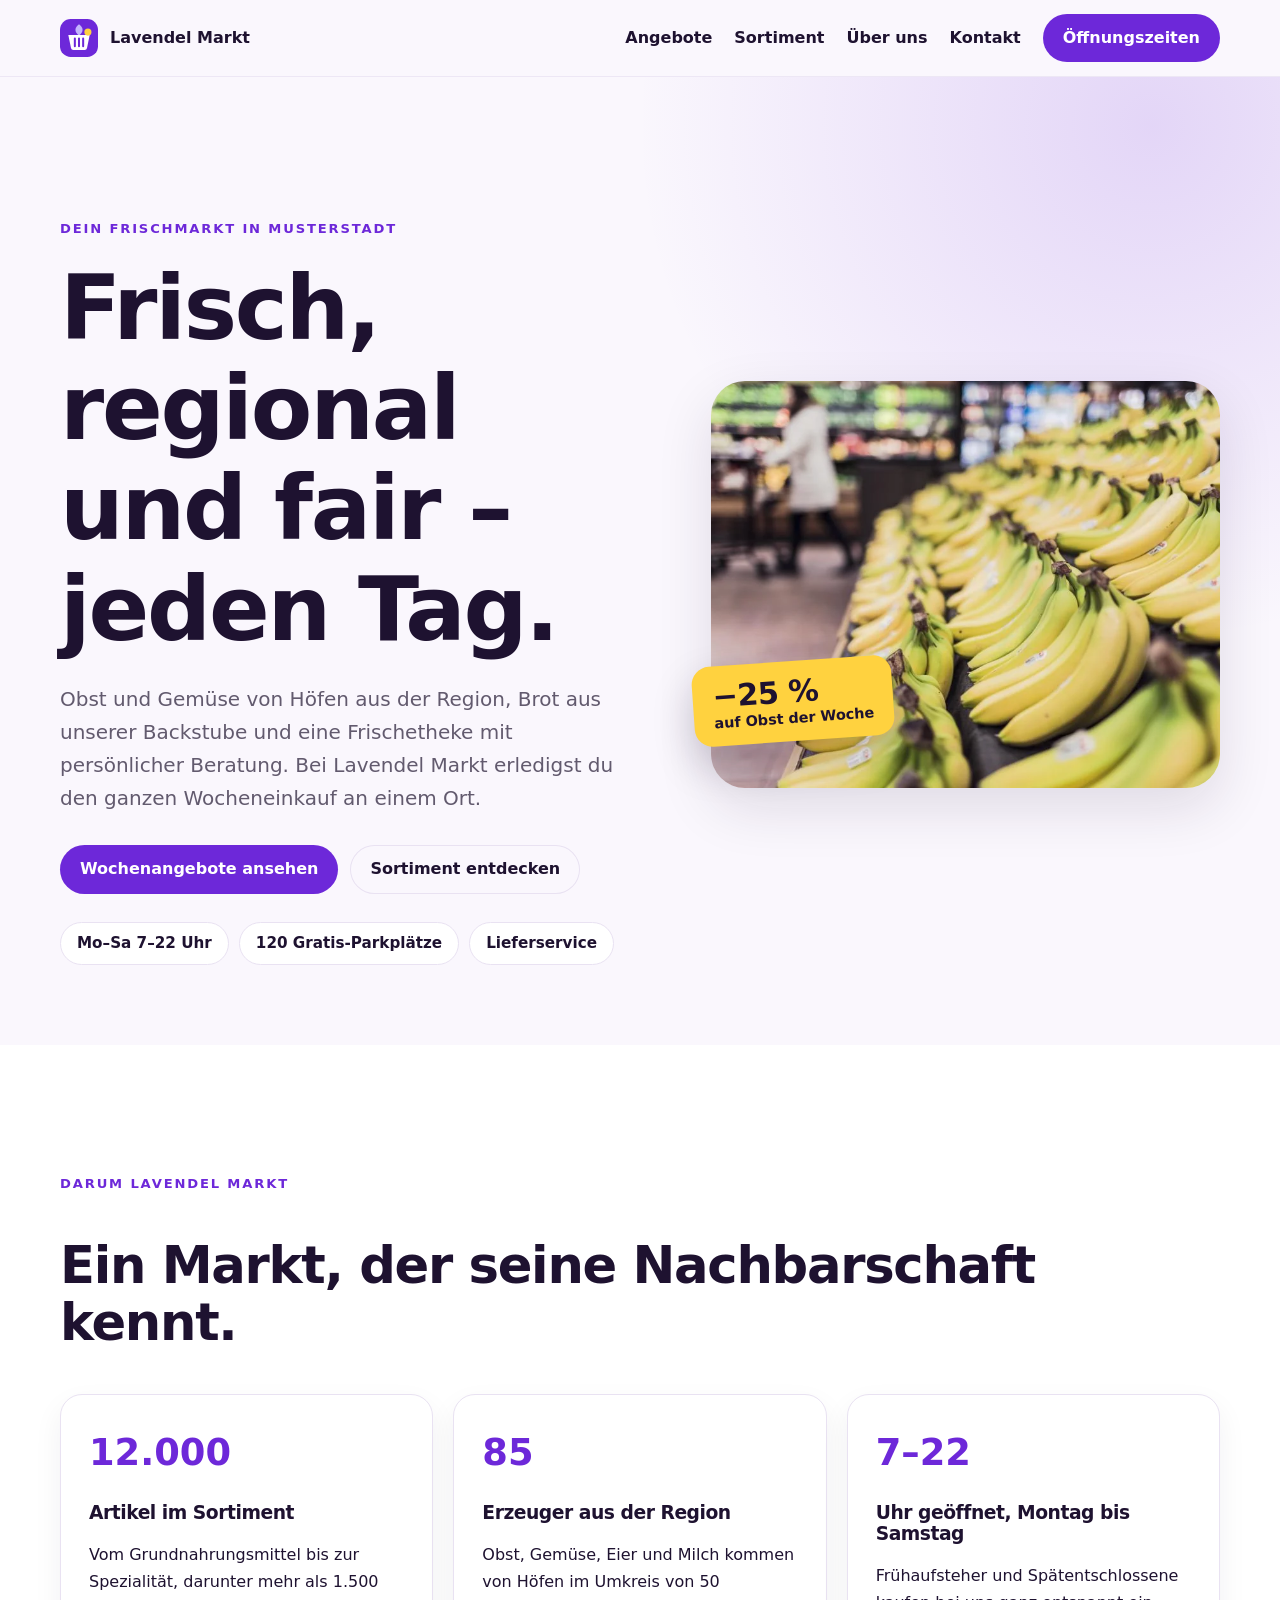
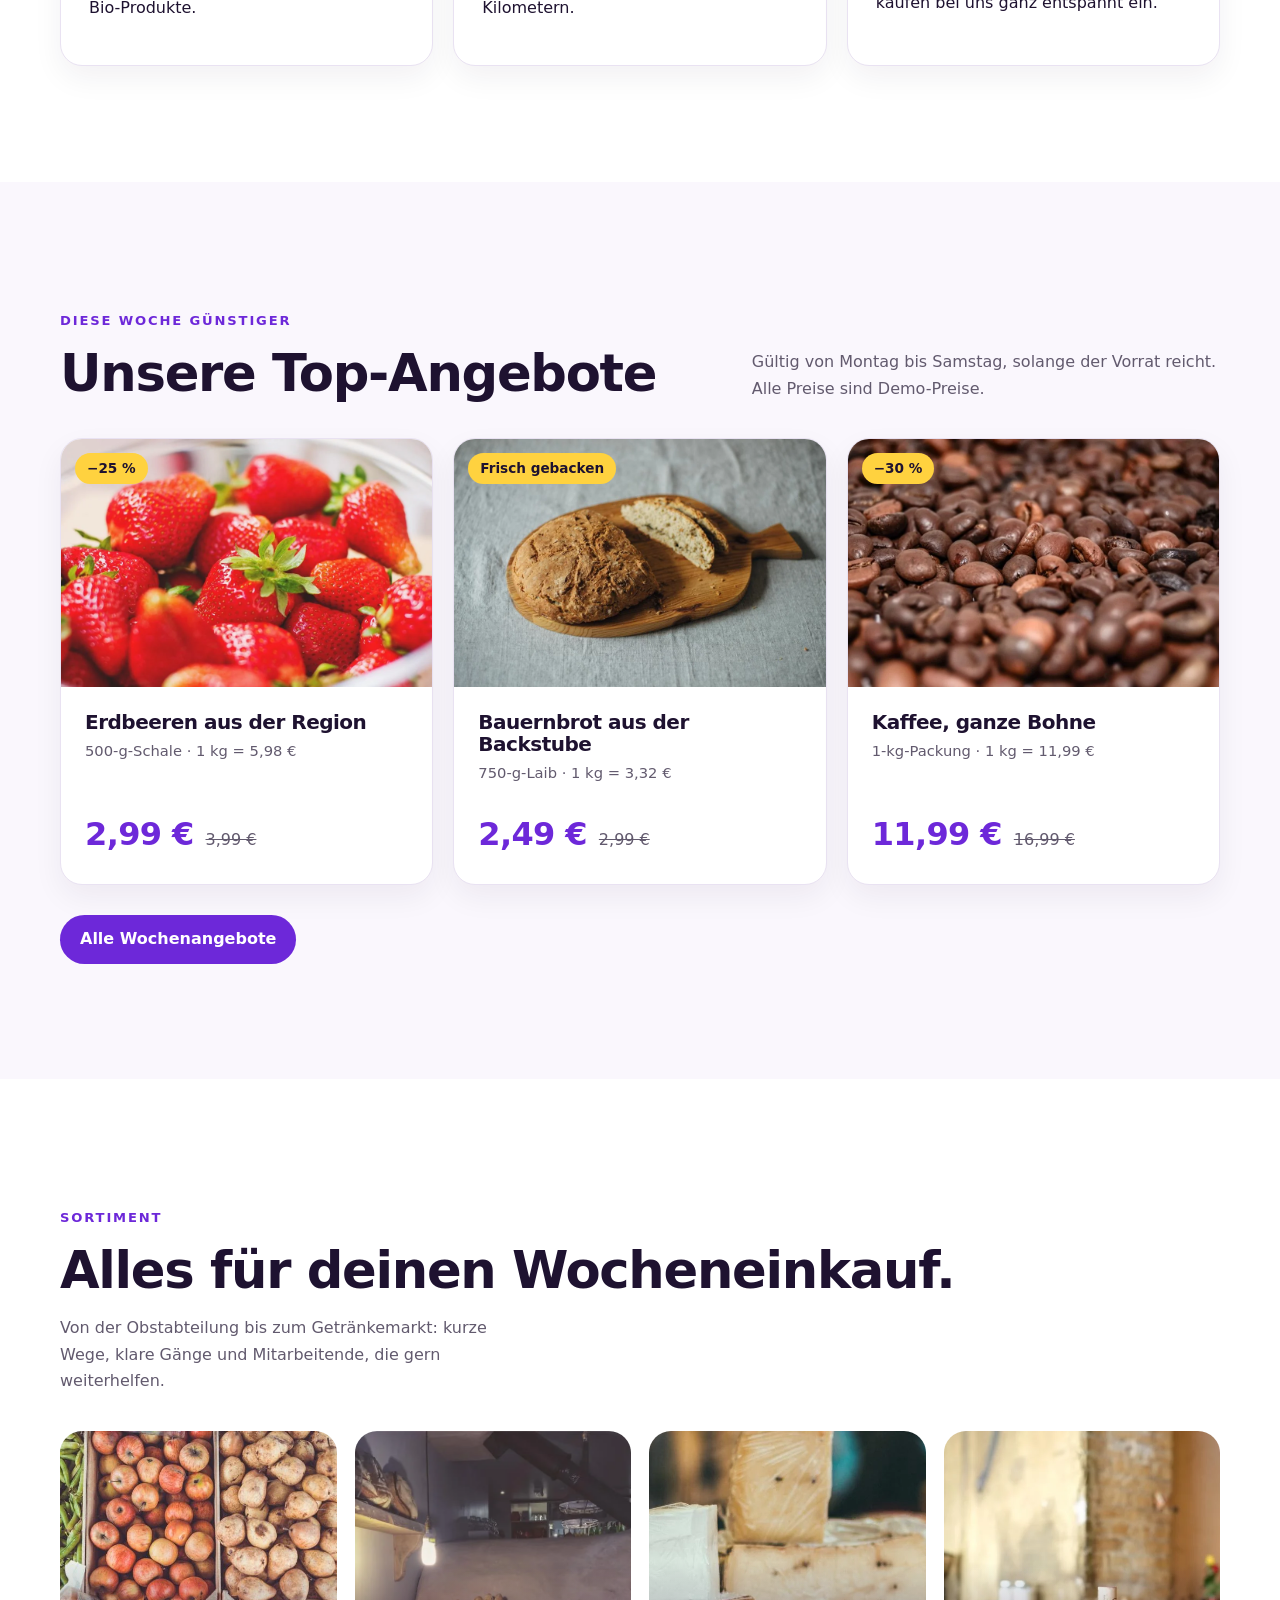
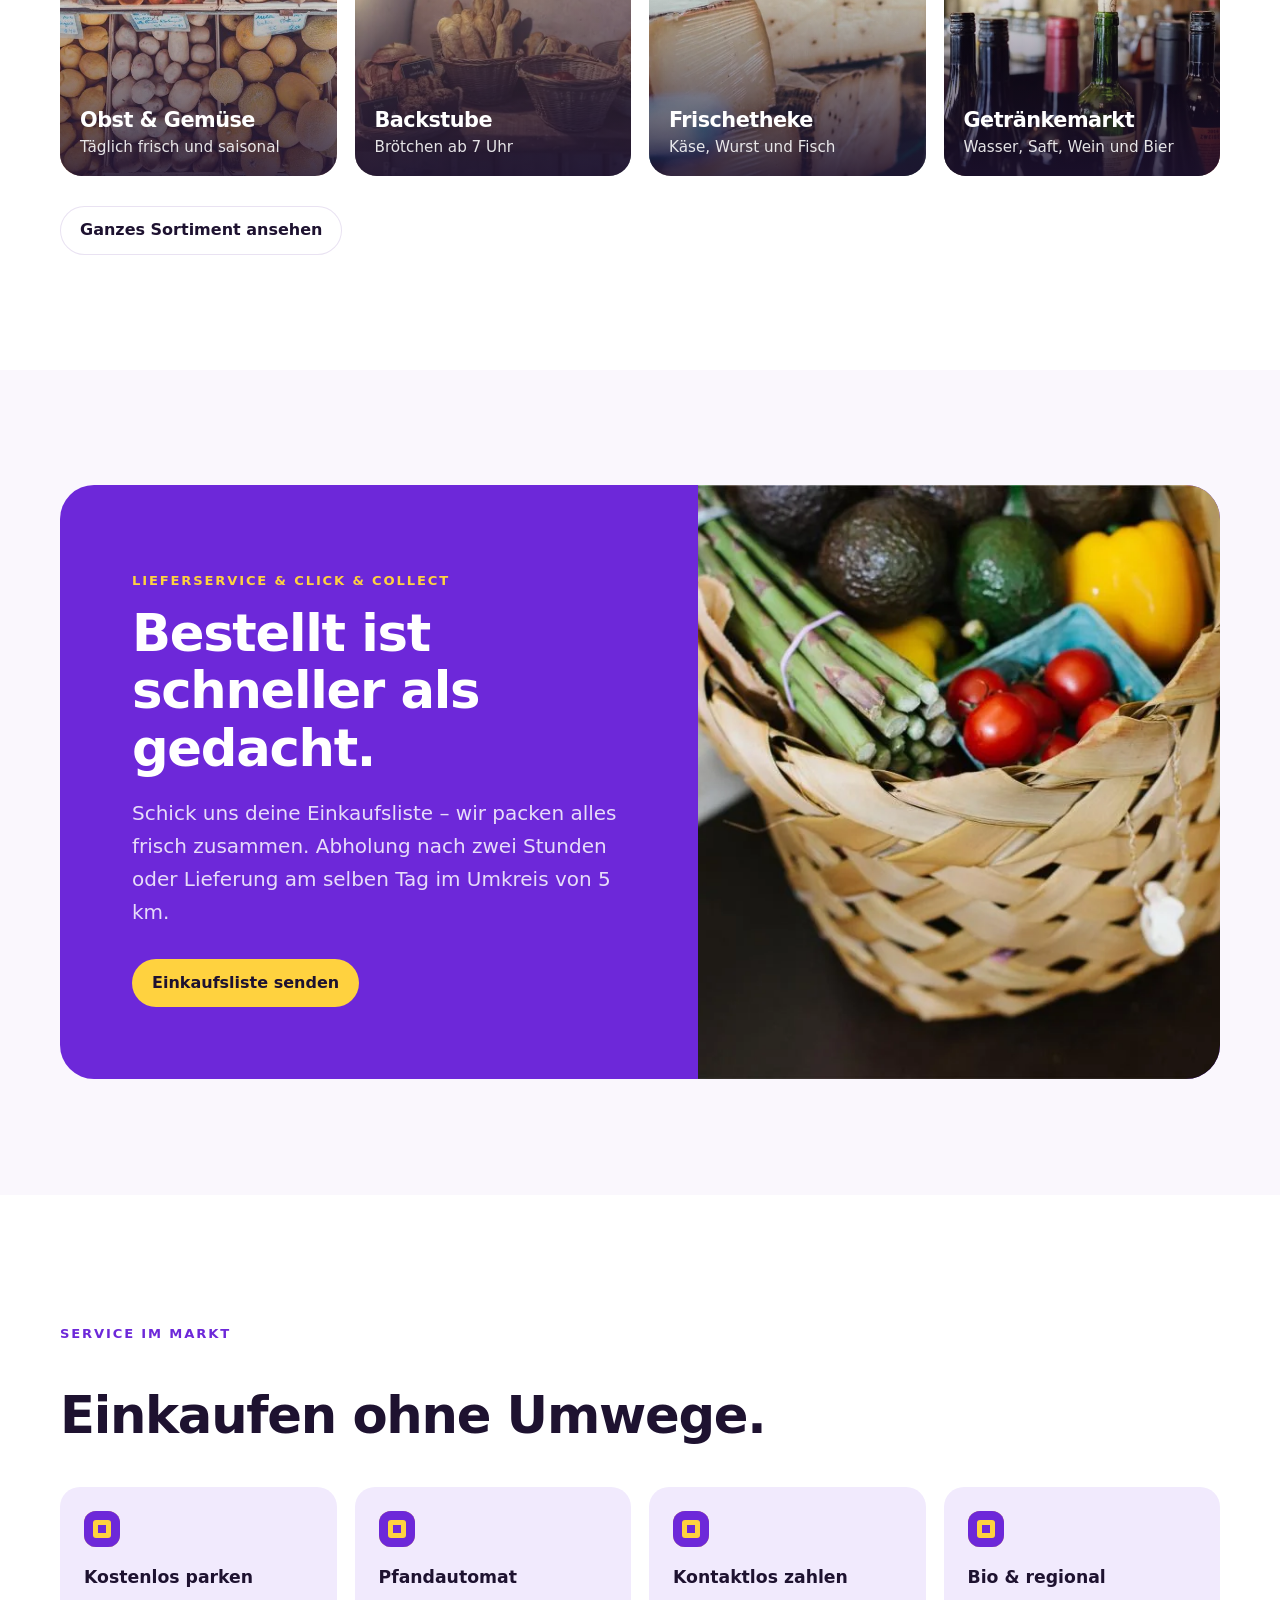
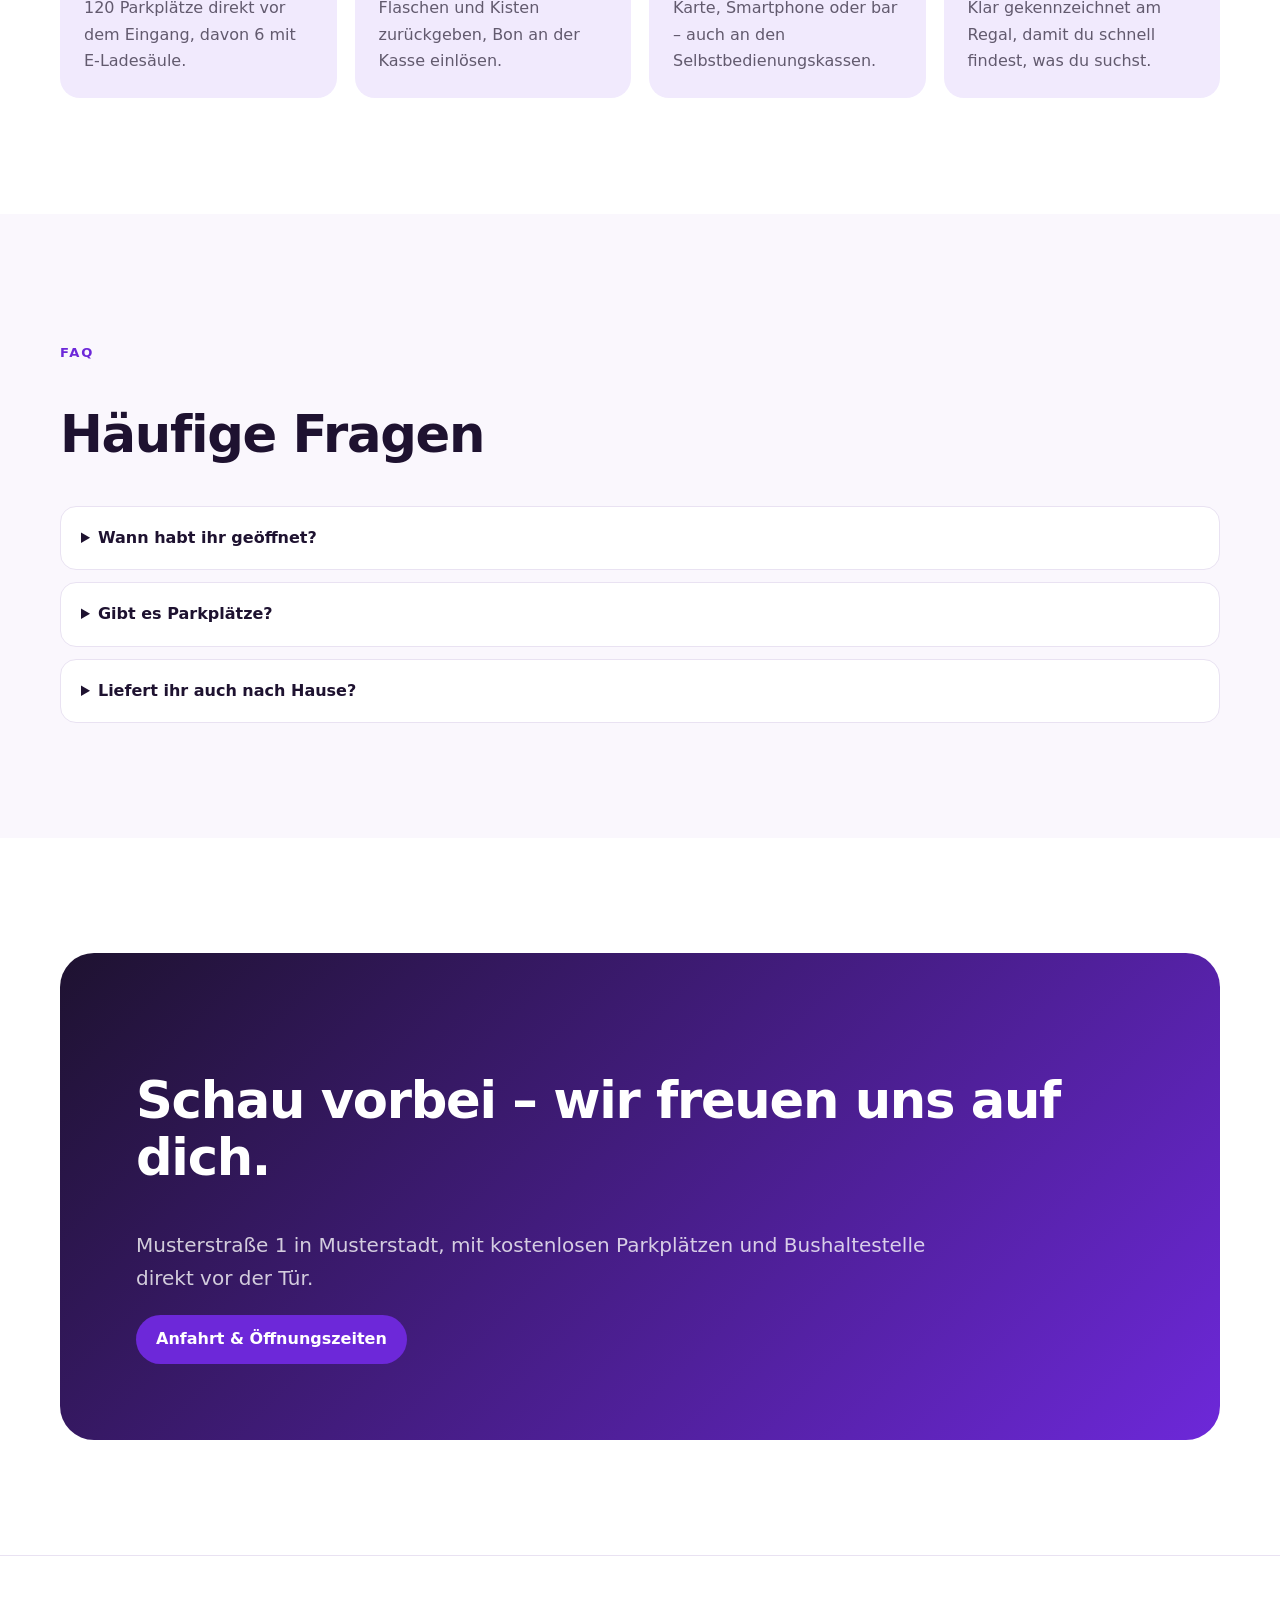
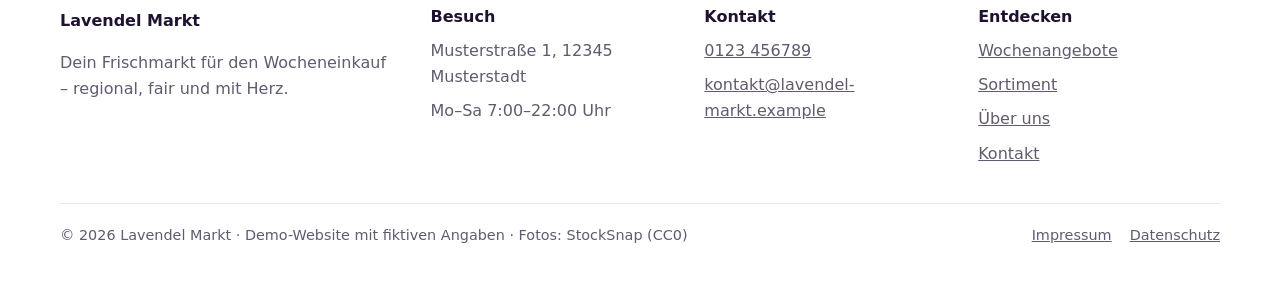
<file: index.html>
<!doctype html>
<html lang="de-DE">
<head>
  <meta charset="utf-8">
  <meta name="viewport" content="width=device-width,initial-scale=1">
  <title>Lavendel Markt · Dein Supermarkt in Musterstadt</title>
  <meta name="description" content="Lavendel Markt in Musterstadt: frisches Obst und Gemüse aus der Region, Backstube, Frischetheke, Wochenangebote und Lieferservice. Mo–Sa 7–22 Uhr.">
  <meta name="leadwerk:focus-keyphrase" content="Supermarkt Musterstadt">
  <meta property="og:image" content="assets/og-default.webp">
  <link rel="icon" href="assets/favicon.svg">
  <link rel="stylesheet" href="css/styles.css">
  <script type="module" src="js/main.js"></script>
</head>
<body>
  <a class="skip-link" href="#content">Zum Inhalt</a>
  <header class="site-header">
    <nav class="wrap nav" aria-label="Hauptnavigation">
      <a class="brand" href="index.html"><img data-lw-global="brand.logo" data-lw-type="image" src="assets/logo.svg" alt="Lavendel Markt Logo" width="38" height="38"><span data-lw-global="brand.name" data-lw-type="text">Lavendel Markt</span></a>
      <div class="nav-links" id="site-menu"><a href="supermarkt.html">Angebote</a><a href="leistungen.html">Sortiment</a><a href="ueber-uns.html">Über uns</a><a href="kontakt.html">Kontakt</a><a class="button" href="kontakt.html#oeffnungszeiten">Öffnungszeiten</a></div>
      <div class="site-language-switcher" data-lw-language-switcher-slot hidden></div>
      <button class="nav-toggle" type="button" aria-expanded="false" aria-controls="site-menu" hidden><span class="nav-toggle-bars" aria-hidden="true"></span><span class="sr-only">Menü öffnen</span></button>
    </nav>
  </header>
  <main id="content">
    <section class="hero" data-lw-section="hero">
      <div class="wrap hero-grid">
        <div>
          <p class="eyebrow" data-lw-field="hero.eyebrow" data-lw-type="text">Dein Frischmarkt in Musterstadt</p>
          <h1 data-lw-field="hero.title" data-lw-type="richtext">Frisch, regional und fair – jeden Tag.</h1>
          <p class="lead" data-lw-field="hero.intro" data-lw-type="textarea">Obst und Gemüse von Höfen aus der Region, Brot aus unserer Backstube und eine Frischetheke mit persönlicher Beratung. Bei Lavendel Markt erledigst du den ganzen Wocheneinkauf an einem Ort.</p>
          <div class="actions"><a class="button" href="supermarkt.html" data-lw-field="hero.primary_cta" data-lw-type="page_reference">Wochenangebote ansehen</a><a class="button button--ghost" href="leistungen.html" data-lw-field="hero.secondary_cta" data-lw-type="page_reference">Sortiment entdecken</a></div>
          <ul class="market-facts" data-lw-repeater="hero.facts">
            <li data-lw-item-key="hours"><span data-lw-field="hero.fact" data-lw-type="text">Mo–Sa 7–22 Uhr</span></li>
            <li data-lw-item-key="parking"><span data-lw-field="hero.fact" data-lw-type="text">120 Gratis-Parkplätze</span></li>
            <li data-lw-item-key="delivery"><span data-lw-field="hero.fact" data-lw-type="text">Lieferservice</span></li>
          </ul>
        </div>
        <div class="hero-photo">
          <img data-lw-field="hero.image" data-lw-type="image" src="assets/photos/photo-bananas-aisle.webp" alt="Reife Bananen in der Obstabteilung, im Hintergrund eine Kundin mit Einkaufswagen" width="960" height="640" fetchpriority="high">
          <p class="price-tag"><strong data-lw-field="hero.tag_value" data-lw-type="text">−25 %</strong><span data-lw-field="hero.tag_label" data-lw-type="text">auf Obst der Woche</span></p>
        </div>
      </div>
    </section>

    <section class="section section--surface" data-lw-section="proof">
      <div class="wrap">
        <p class="eyebrow" data-lw-field="proof.eyebrow" data-lw-type="text">Darum Lavendel Markt</p>
        <h2 data-lw-field="proof.title" data-lw-type="richtext">Ein Markt, der seine Nachbarschaft kennt.</h2>
        <div class="grid" data-lw-repeater="proof.items">
          <article class="card reveal" data-lw-item-key="result"><strong class="metric" data-lw-field="proof.value" data-lw-type="text">12.000</strong><h3 data-lw-field="proof.label" data-lw-type="text">Artikel im Sortiment</h3><p data-lw-field="proof.copy" data-lw-type="textarea">Vom Grundnahrungsmittel bis zur Spezialität, darunter mehr als 1.500 Bio-Produkte.</p></article>
          <article class="card reveal" data-lw-item-key="experience"><strong class="metric" data-lw-field="proof.value" data-lw-type="text">85</strong><h3 data-lw-field="proof.label" data-lw-type="text">Erzeuger aus der Region</h3><p data-lw-field="proof.copy" data-lw-type="textarea">Obst, Gemüse, Eier und Milch kommen von Höfen im Umkreis von 50 Kilometern.</p></article>
          <article class="card reveal" data-lw-item-key="response"><strong class="metric" data-lw-field="proof.value" data-lw-type="text">7–22</strong><h3 data-lw-field="proof.label" data-lw-type="text">Uhr geöffnet, Montag bis Samstag</h3><p data-lw-field="proof.copy" data-lw-type="textarea">Frühaufsteher und Spätentschlossene kaufen bei uns ganz entspannt ein.</p></article>
        </div>
      </div>
    </section>

    <section class="section" data-lw-section="offers_teaser">
      <div class="wrap">
        <div class="section-head">
          <div><p class="eyebrow" data-lw-field="offers_teaser.eyebrow" data-lw-type="text">Diese Woche günstiger</p><h2 data-lw-field="offers_teaser.title" data-lw-type="richtext">Unsere Top-Angebote</h2></div>
          <p data-lw-field="offers_teaser.note" data-lw-type="textarea">Gültig von Montag bis Samstag, solange der Vorrat reicht. Alle Preise sind Demo-Preise.</p>
        </div>
        <div class="grid" data-lw-repeater="offers_teaser.items">
          <article class="card offer offer--photo reveal" data-lw-item-key="strawberries">
            <div class="offer-media"><img data-lw-field="offers_teaser.image" data-lw-type="image" src="assets/photos/photo-strawberries.webp" alt="Frische rote Erdbeeren in einer Glasschale" width="960" height="640" loading="lazy" decoding="async"><span class="offer-badge" data-lw-field="offers_teaser.badge" data-lw-type="text">−25 %</span></div>
            <div class="offer-body">
              <h3 data-lw-field="offers_teaser.name" data-lw-type="text">Erdbeeren aus der Region</h3>
              <p class="offer-unit" data-lw-field="offers_teaser.unit" data-lw-type="text">500-g-Schale · 1 kg = 5,98 €</p>
              <p class="offer-price"><span class="offer-now" data-lw-field="offers_teaser.price" data-lw-type="text">2,99 €</span><span class="offer-old"><span class="sr-only">statt </span><span data-lw-field="offers_teaser.old_price" data-lw-type="text">3,99 €</span></span></p>
            </div>
          </article>
          <article class="card offer offer--photo reveal" data-lw-item-key="bread">
            <div class="offer-media"><img data-lw-field="offers_teaser.image" data-lw-type="image" src="assets/photos/photo-bread-loaf.webp" alt="Rundes Bauernbrot auf einem Holzbrett, zwei Scheiben angeschnitten" width="960" height="640" loading="lazy" decoding="async"><span class="offer-badge" data-lw-field="offers_teaser.badge" data-lw-type="text">Frisch gebacken</span></div>
            <div class="offer-body">
              <h3 data-lw-field="offers_teaser.name" data-lw-type="text">Bauernbrot aus der Backstube</h3>
              <p class="offer-unit" data-lw-field="offers_teaser.unit" data-lw-type="text">750-g-Laib · 1 kg = 3,32 €</p>
              <p class="offer-price"><span class="offer-now" data-lw-field="offers_teaser.price" data-lw-type="text">2,49 €</span><span class="offer-old"><span class="sr-only">statt </span><span data-lw-field="offers_teaser.old_price" data-lw-type="text">2,99 €</span></span></p>
            </div>
          </article>
          <article class="card offer offer--photo reveal" data-lw-item-key="coffee">
            <div class="offer-media"><img data-lw-field="offers_teaser.image" data-lw-type="image" src="assets/photos/photo-coffee-beans.webp" alt="Nahaufnahme frisch gerösteter Kaffeebohnen" width="960" height="636" loading="lazy" decoding="async"><span class="offer-badge" data-lw-field="offers_teaser.badge" data-lw-type="text">−30 %</span></div>
            <div class="offer-body">
              <h3 data-lw-field="offers_teaser.name" data-lw-type="text">Kaffee, ganze Bohne</h3>
              <p class="offer-unit" data-lw-field="offers_teaser.unit" data-lw-type="text">1-kg-Packung · 1 kg = 11,99 €</p>
              <p class="offer-price"><span class="offer-now" data-lw-field="offers_teaser.price" data-lw-type="text">11,99 €</span><span class="offer-old"><span class="sr-only">statt </span><span data-lw-field="offers_teaser.old_price" data-lw-type="text">16,99 €</span></span></p>
            </div>
          </article>
        </div>
        <div class="actions"><a class="button" href="supermarkt.html" data-lw-field="offers_teaser.cta" data-lw-type="page_reference">Alle Wochenangebote</a></div>
      </div>
    </section>

    <section class="section section--surface" data-lw-section="services">
      <div class="wrap">
        <div class="section-head">
          <div><p class="eyebrow" data-lw-field="services.eyebrow" data-lw-type="text">Sortiment</p><h2 data-lw-field="services.title" data-lw-type="richtext">Alles für deinen Wocheneinkauf.</h2></div>
          <p data-lw-field="services.intro" data-lw-type="textarea">Von der Obstabteilung bis zum Getränkemarkt: kurze Wege, klare Gänge und Mitarbeitende, die gern weiterhelfen.</p>
        </div>
        <div class="tile-grid" data-lw-repeater="services.departments">
          <a class="tile reveal" href="leistungen.html#obst-gemuese" data-lw-item-key="produce"><img data-lw-field="services.tile_image" data-lw-type="image" src="assets/photos/photo-produce-crates.webp" alt="Kisten mit Kartoffeln, Äpfeln, Bohnen und Tomaten in der Obst- und Gemüseabteilung" width="960" height="640" loading="lazy" decoding="async"><span class="tile-body"><h3 data-lw-field="services.tile_title" data-lw-type="text">Obst &amp; Gemüse</h3><p data-lw-field="services.tile_copy" data-lw-type="text">Täglich frisch und saisonal</p></span></a>
          <a class="tile reveal" href="leistungen.html#backstube" data-lw-item-key="bakery"><img data-lw-field="services.tile_image" data-lw-type="image" src="assets/photos/photo-bakery-counter.webp" alt="Bäckertheke mit Brotkörben und frischem Gebäck" width="960" height="720" loading="lazy" decoding="async"><span class="tile-body"><h3 data-lw-field="services.tile_title" data-lw-type="text">Backstube</h3><p data-lw-field="services.tile_copy" data-lw-type="text">Brötchen ab 7 Uhr</p></span></a>
          <a class="tile reveal" href="leistungen.html#frischetheke" data-lw-item-key="counter"><img data-lw-field="services.tile_image" data-lw-type="image" src="assets/photos/photo-cheese-counter.webp" alt="Verschiedene Käselaibe an der Frischetheke" width="960" height="640" loading="lazy" decoding="async"><span class="tile-body"><h3 data-lw-field="services.tile_title" data-lw-type="text">Frischetheke</h3><p data-lw-field="services.tile_copy" data-lw-type="text">Käse, Wurst und Fisch</p></span></a>
          <a class="tile reveal" href="leistungen.html#getraenke" data-lw-item-key="drinks"><img data-lw-field="services.tile_image" data-lw-type="image" src="assets/photos/photo-wine-bottles.webp" alt="Reihe von Weinflaschen im Getränkeregal" width="960" height="640" loading="lazy" decoding="async"><span class="tile-body"><h3 data-lw-field="services.tile_title" data-lw-type="text">Getränkemarkt</h3><p data-lw-field="services.tile_copy" data-lw-type="text">Wasser, Saft, Wein und Bier</p></span></a>
        </div>
        <div class="actions"><a class="button button--ghost" href="leistungen.html">Ganzes Sortiment ansehen</a></div>
      </div>
    </section>

    <section class="section" data-lw-section="promo">
      <div class="wrap promo">
        <div class="promo-copy">
          <p class="eyebrow" data-lw-field="promo.eyebrow" data-lw-type="text">Lieferservice &amp; Click &amp; Collect</p>
          <h2 data-lw-field="promo.title" data-lw-type="richtext">Bestellt ist schneller als gedacht.</h2>
          <p class="lead" data-lw-field="promo.copy" data-lw-type="textarea">Schick uns deine Einkaufsliste – wir packen alles frisch zusammen. Abholung nach zwei Stunden oder Lieferung am selben Tag im Umkreis von 5 km.</p>
          <div class="actions"><a class="button" href="kontakt.html" data-lw-field="promo.cta" data-lw-type="page_reference">Einkaufsliste senden</a></div>
        </div>
        <div class="promo-media"><img data-lw-field="promo.image" data-lw-type="image" src="assets/photos/photo-grocery-basket.webp" alt="Geflochtener Einkaufskorb mit Avocados, Paprika, Tomaten und Spargel" width="960" height="640" loading="lazy" decoding="async"></div>
      </div>
    </section>

    <section class="section section--surface" data-lw-section="benefits">
      <div class="wrap">
        <p class="eyebrow" data-lw-field="benefits.eyebrow" data-lw-type="text">Service im Markt</p>
        <h2 data-lw-field="benefits.title" data-lw-type="richtext">Einkaufen ohne Umwege.</h2>
        <ul class="feature-grid" data-lw-repeater="benefits.items">
          <li class="feature reveal" data-lw-item-key="parking"><strong data-lw-field="benefits.name" data-lw-type="text">Kostenlos parken</strong><span data-lw-field="benefits.copy" data-lw-type="text">120 Parkplätze direkt vor dem Eingang, davon 6 mit E-Ladesäule.</span></li>
          <li class="feature reveal" data-lw-item-key="deposit"><strong data-lw-field="benefits.name" data-lw-type="text">Pfandautomat</strong><span data-lw-field="benefits.copy" data-lw-type="text">Flaschen und Kisten zurückgeben, Bon an der Kasse einlösen.</span></li>
          <li class="feature reveal" data-lw-item-key="payment"><strong data-lw-field="benefits.name" data-lw-type="text">Kontaktlos zahlen</strong><span data-lw-field="benefits.copy" data-lw-type="text">Karte, Smartphone oder bar – auch an den Selbstbedienungskassen.</span></li>
          <li class="feature reveal" data-lw-item-key="organic"><strong data-lw-field="benefits.name" data-lw-type="text">Bio &amp; regional</strong><span data-lw-field="benefits.copy" data-lw-type="text">Klar gekennzeichnet am Regal, damit du schnell findest, was du suchst.</span></li>
        </ul>
      </div>
    </section>

    <section class="section" data-lw-section="faq">
      <div class="wrap"><p class="eyebrow">FAQ</p><h2 data-lw-field="faq.title" data-lw-type="text">Häufige Fragen</h2>
        <div class="faq" data-lw-repeater="faq.items">
          <details data-lw-item-key="start"><summary data-lw-field="faq.question" data-lw-type="text">Wann habt ihr geöffnet?</summary><p data-lw-field="faq.answer" data-lw-type="richtext">Montag bis Samstag von 7:00 bis 22:00 Uhr. Die Backstube verkauft ab 7:00 Uhr frische Brötchen. An Sonn- und Feiertagen bleibt der Markt geschlossen.</p></details>
          <details data-lw-item-key="fit"><summary data-lw-field="faq.question" data-lw-type="text">Gibt es Parkplätze?</summary><p data-lw-field="faq.answer" data-lw-type="richtext">Ja, 120 kostenlose Parkplätze direkt am Markt, davon 6 mit E-Ladesäule. Überdachte Fahrradständer findest du neben dem Eingang.</p></details>
          <details data-lw-item-key="timing"><summary data-lw-field="faq.question" data-lw-type="text">Liefert ihr auch nach Hause?</summary><p data-lw-field="faq.answer" data-lw-type="richtext">Ja. Bestellungen bis 14 Uhr liefern wir noch am selben Tag im Umkreis von 5 km, ab 40 € Bestellwert kostenlos.</p></details>
        </div>
      </div>
    </section>

    <section class="section section--surface"><div class="wrap cta" data-lw-section="final_cta"><h2 data-lw-field="final_cta.title" data-lw-type="richtext">Schau vorbei – wir freuen uns auf dich.</h2><p class="lead" data-lw-field="final_cta.copy" data-lw-type="textarea">Musterstraße 1 in Musterstadt, mit kostenlosen Parkplätzen und Bushaltestelle direkt vor der Tür.</p><a class="button" href="kontakt.html#oeffnungszeiten">Anfahrt &amp; Öffnungszeiten</a></div></section>
  </main>
  <footer class="site-footer">
    <div class="wrap">
      <div class="footer-grid footer-grid--wide">
        <div class="footer-brand"><strong data-lw-global="footer.company" data-lw-type="text">Lavendel Markt</strong><p data-lw-global="footer.tagline" data-lw-type="text">Dein Frischmarkt für den Wocheneinkauf – regional, fair und mit Herz.</p></div>
        <div class="footer-col"><h2 data-lw-global="footer.visit_title" data-lw-type="text">Besuch</h2><p data-lw-global="footer.address" data-lw-type="textarea">Musterstraße 1, 12345 Musterstadt</p><p data-lw-global="footer.hours" data-lw-type="text">Mo–Sa 7:00–22:00 Uhr</p></div>
        <div class="footer-col"><h2 data-lw-global="footer.contact_title" data-lw-type="text">Kontakt</h2><p><a data-lw-global="footer.phone" data-lw-type="text" href="tel:+49123456789">0123 456789</a></p><p><a data-lw-global="footer.email" data-lw-type="email" href="mailto:kontakt@lavendel-markt.example">kontakt@lavendel-markt.example</a></p></div>
        <nav class="footer-col" aria-label="Seiten"><h2 data-lw-global="footer.nav_title" data-lw-type="text">Entdecken</h2><div class="footer-links"><a href="supermarkt.html">Wochenangebote</a><a href="leistungen.html">Sortiment</a><a href="ueber-uns.html">Über uns</a><a href="kontakt.html">Kontakt</a></div></nav>
      </div>
      <div class="footer-bottom"><p data-lw-global="footer.copyright" data-lw-type="text">© 2026 Lavendel Markt · Demo-Website mit fiktiven Angaben · Fotos: StockSnap (CC0)</p><nav class="footer-links" aria-label="Rechtliches"><a href="impressum.html">Impressum</a><a href="datenschutz.html">Datenschutz</a></nav></div>
    </div>
  </footer>
</body>
</html>
</file>
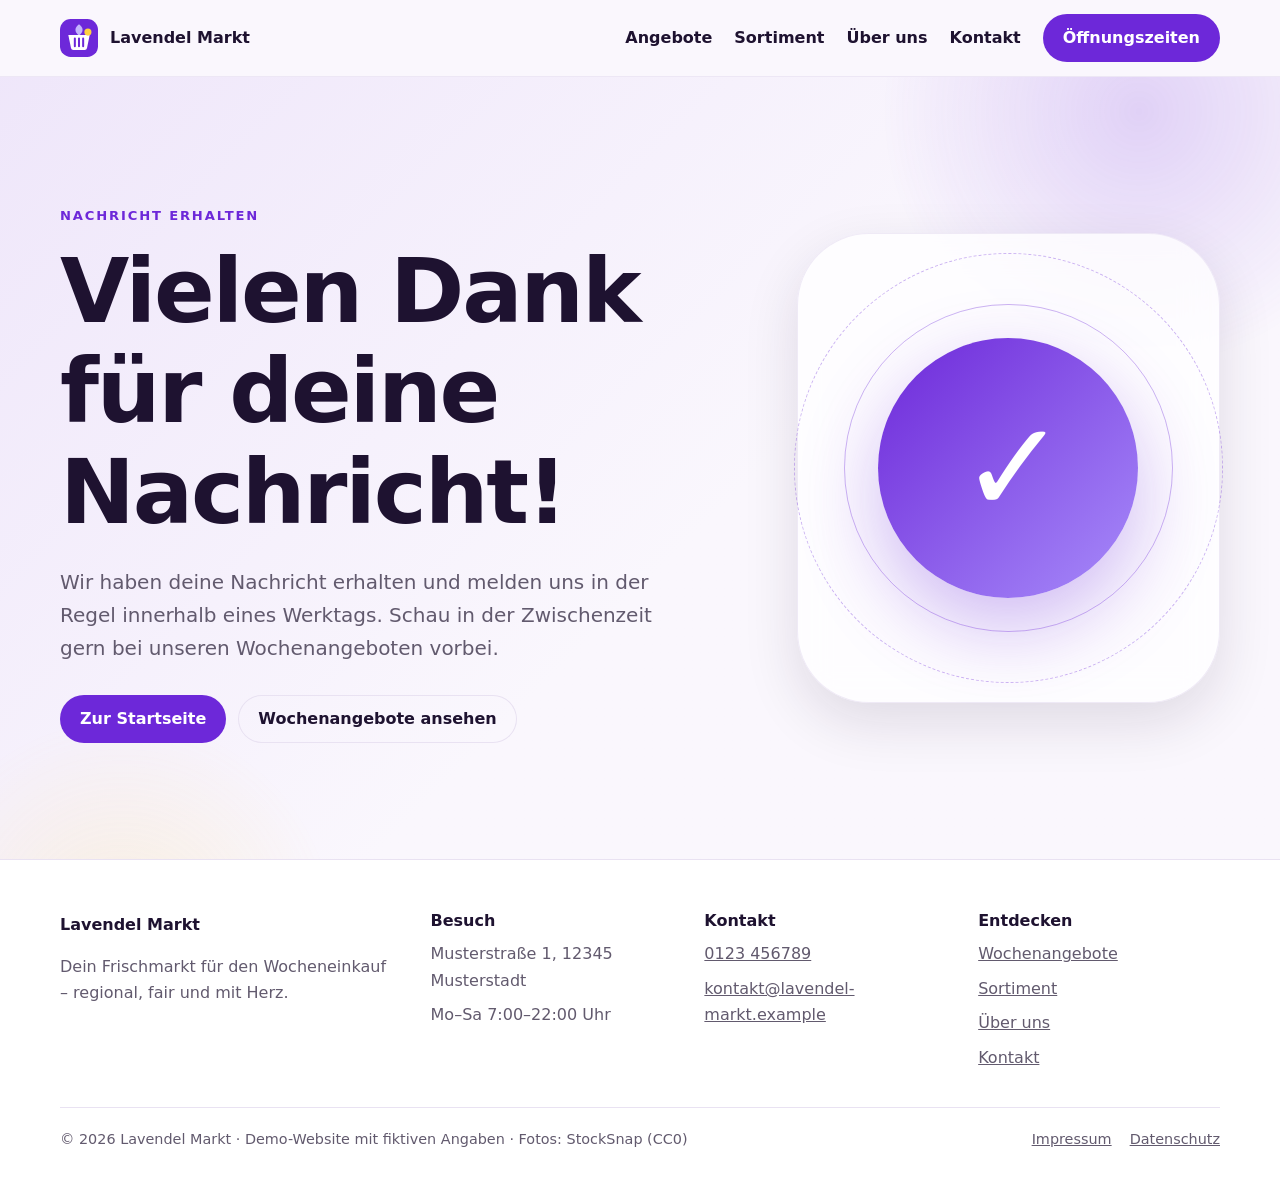
<file: danke.html>
<!doctype html>
<html lang="de-DE">
<head>
  <meta charset="utf-8">
  <meta name="viewport" content="width=device-width,initial-scale=1">
  <title>Vielen Dank · Lavendel Markt</title>
  <meta name="description" content="Vielen Dank. Deine Nachricht ist bei Lavendel Markt angekommen.">
  <meta name="leadwerk:focus-keyphrase" content="Nachricht an Lavendel Markt">
  <meta name="robots" content="noindex,follow">
  <meta property="og:image" content="assets/og-default.webp">
  <link rel="icon" href="assets/favicon.svg">
  <link rel="stylesheet" href="css/styles.css">
  <script type="module" src="js/main.js"></script>
</head>
<body class="utility-page utility-page--thanks">
  <a class="skip-link" href="#content">Zum Inhalt</a>
  <header class="site-header">
    <nav class="wrap nav" aria-label="Hauptnavigation">
      <a class="brand" href="index.html"><img data-lw-global="brand.logo" data-lw-type="image" src="assets/logo.svg" alt="Lavendel Markt Logo" width="38" height="38"><span data-lw-global="brand.name" data-lw-type="text">Lavendel Markt</span></a>
      <div class="nav-links" id="site-menu"><a href="supermarkt.html">Angebote</a><a href="leistungen.html">Sortiment</a><a href="ueber-uns.html">Über uns</a><a href="kontakt.html">Kontakt</a><a class="button" href="kontakt.html#oeffnungszeiten">Öffnungszeiten</a></div>
      <div class="site-language-switcher" data-lw-language-switcher-slot hidden></div>
      <button class="nav-toggle" type="button" aria-expanded="false" aria-controls="site-menu" hidden><span class="nav-toggle-bars" aria-hidden="true"></span><span class="sr-only">Menü öffnen</span></button>
    </nav>
  </header>
  <main id="content" class="utility-main">
    <section class="utility-stage" data-lw-section="thanks">
      <div class="utility-orb utility-orb--one" aria-hidden="true"></div>
      <div class="utility-orb utility-orb--two" aria-hidden="true"></div>
      <div class="wrap utility-layout">
        <div class="utility-content">
          <p class="eyebrow" data-lw-field="thanks.eyebrow" data-lw-type="text">Nachricht erhalten</p>
          <h1 data-lw-field="thanks.title" data-lw-type="richtext">Vielen Dank für deine Nachricht!</h1>
          <p class="lead" data-lw-field="thanks.copy" data-lw-type="textarea">Wir haben deine Nachricht erhalten und melden uns in der Regel innerhalb eines Werktags. Schau in der Zwischenzeit gern bei unseren Wochenangeboten vorbei.</p>
          <div class="actions">
            <a class="button" href="index.html"><span data-lw-field="thanks.home_label" data-lw-type="text">Zur Startseite</span></a>
            <a class="button button--ghost" href="supermarkt.html"><span data-lw-field="thanks.services_label" data-lw-type="text">Wochenangebote ansehen</span></a>
          </div>
        </div>
        <div class="utility-art" aria-hidden="true">
          <div class="utility-mark utility-mark--success">✓</div>
          <span class="utility-ring utility-ring--one"></span>
          <span class="utility-ring utility-ring--two"></span>
        </div>
      </div>
    </section>
  </main>
  <footer class="site-footer">
    <div class="wrap">
      <div class="footer-grid footer-grid--wide">
        <div class="footer-brand"><strong data-lw-global="footer.company" data-lw-type="text">Lavendel Markt</strong><p data-lw-global="footer.tagline" data-lw-type="text">Dein Frischmarkt für den Wocheneinkauf – regional, fair und mit Herz.</p></div>
        <div class="footer-col"><h2 data-lw-global="footer.visit_title" data-lw-type="text">Besuch</h2><p data-lw-global="footer.address" data-lw-type="textarea">Musterstraße 1, 12345 Musterstadt</p><p data-lw-global="footer.hours" data-lw-type="text">Mo–Sa 7:00–22:00 Uhr</p></div>
        <div class="footer-col"><h2 data-lw-global="footer.contact_title" data-lw-type="text">Kontakt</h2><p><a data-lw-global="footer.phone" data-lw-type="text" href="tel:+49123456789">0123 456789</a></p><p><a data-lw-global="footer.email" data-lw-type="email" href="mailto:kontakt@lavendel-markt.example">kontakt@lavendel-markt.example</a></p></div>
        <nav class="footer-col" aria-label="Seiten"><h2 data-lw-global="footer.nav_title" data-lw-type="text">Entdecken</h2><div class="footer-links"><a href="supermarkt.html">Wochenangebote</a><a href="leistungen.html">Sortiment</a><a href="ueber-uns.html">Über uns</a><a href="kontakt.html">Kontakt</a></div></nav>
      </div>
      <div class="footer-bottom"><p data-lw-global="footer.copyright" data-lw-type="text">© 2026 Lavendel Markt · Demo-Website mit fiktiven Angaben · Fotos: StockSnap (CC0)</p><nav class="footer-links" aria-label="Rechtliches"><a href="impressum.html">Impressum</a><a href="datenschutz.html">Datenschutz</a></nav></div>
    </div>
  </footer>
</body>
</html>
</file>
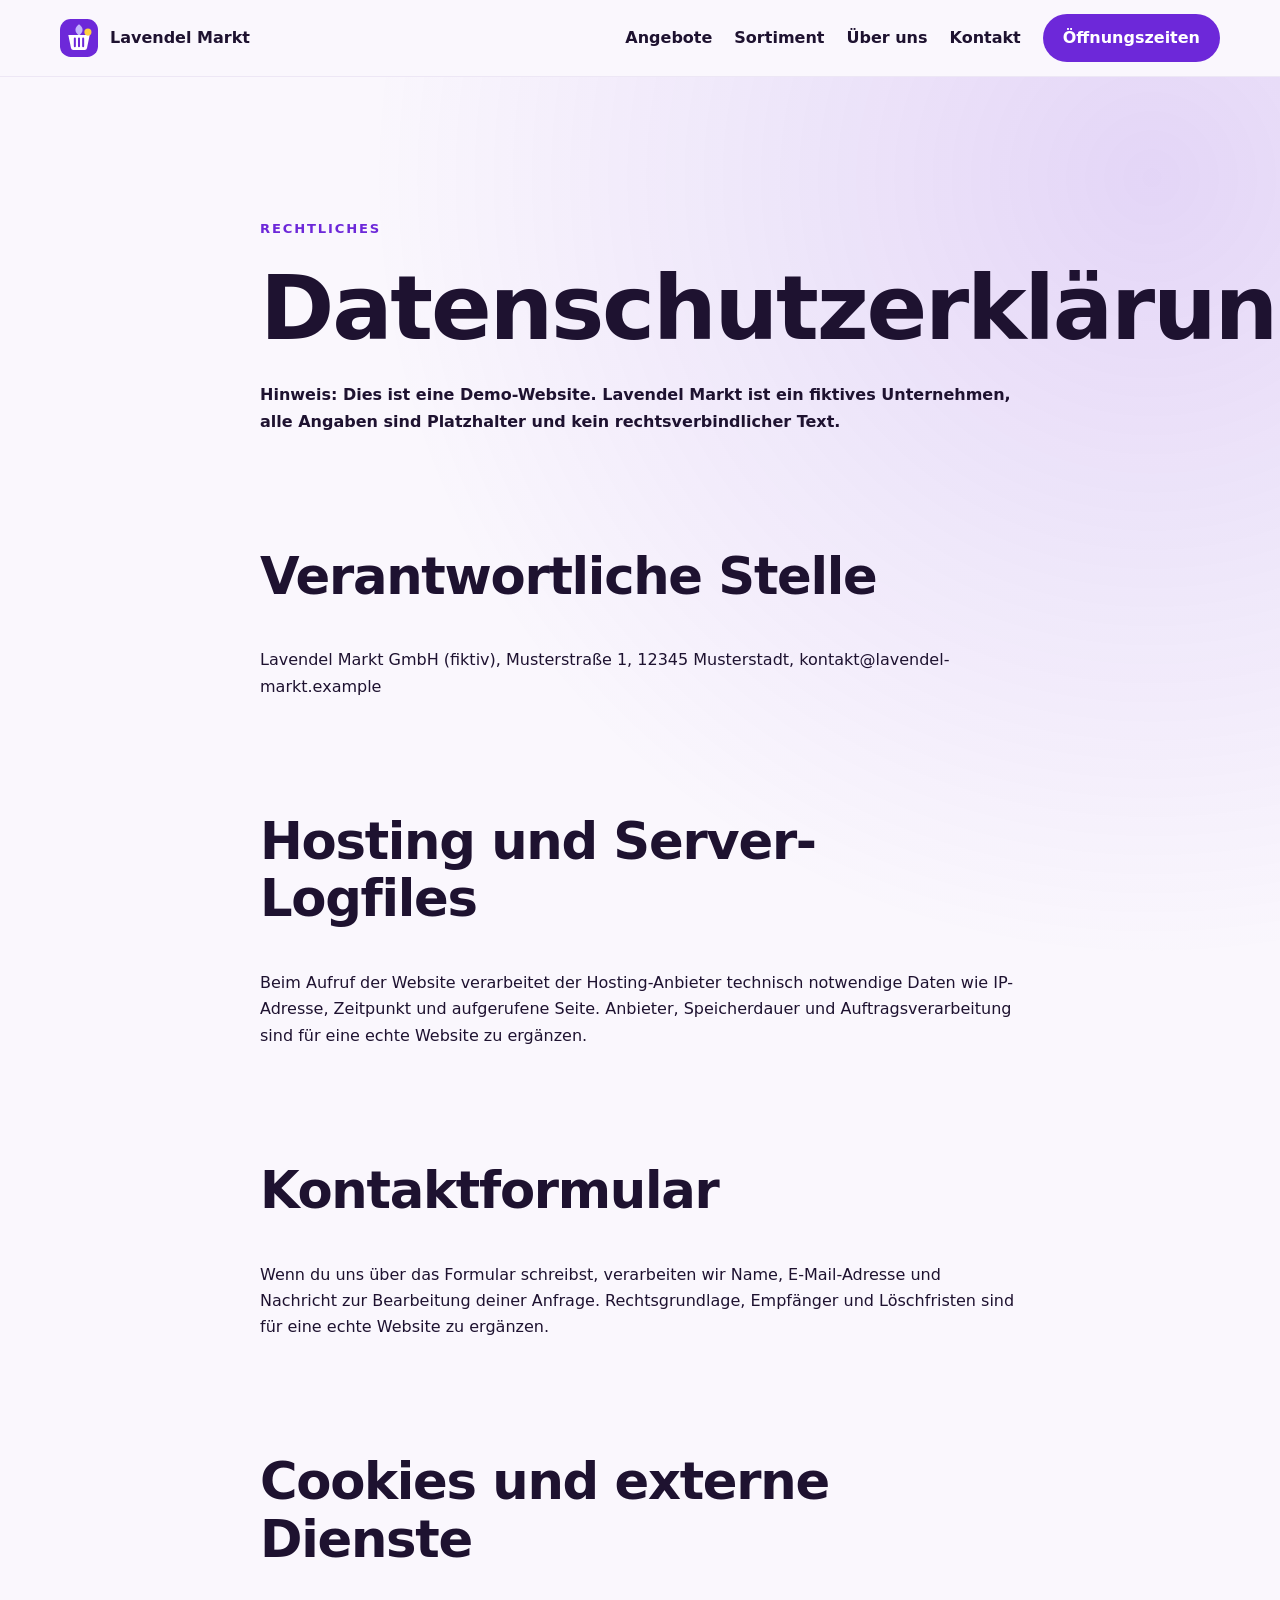
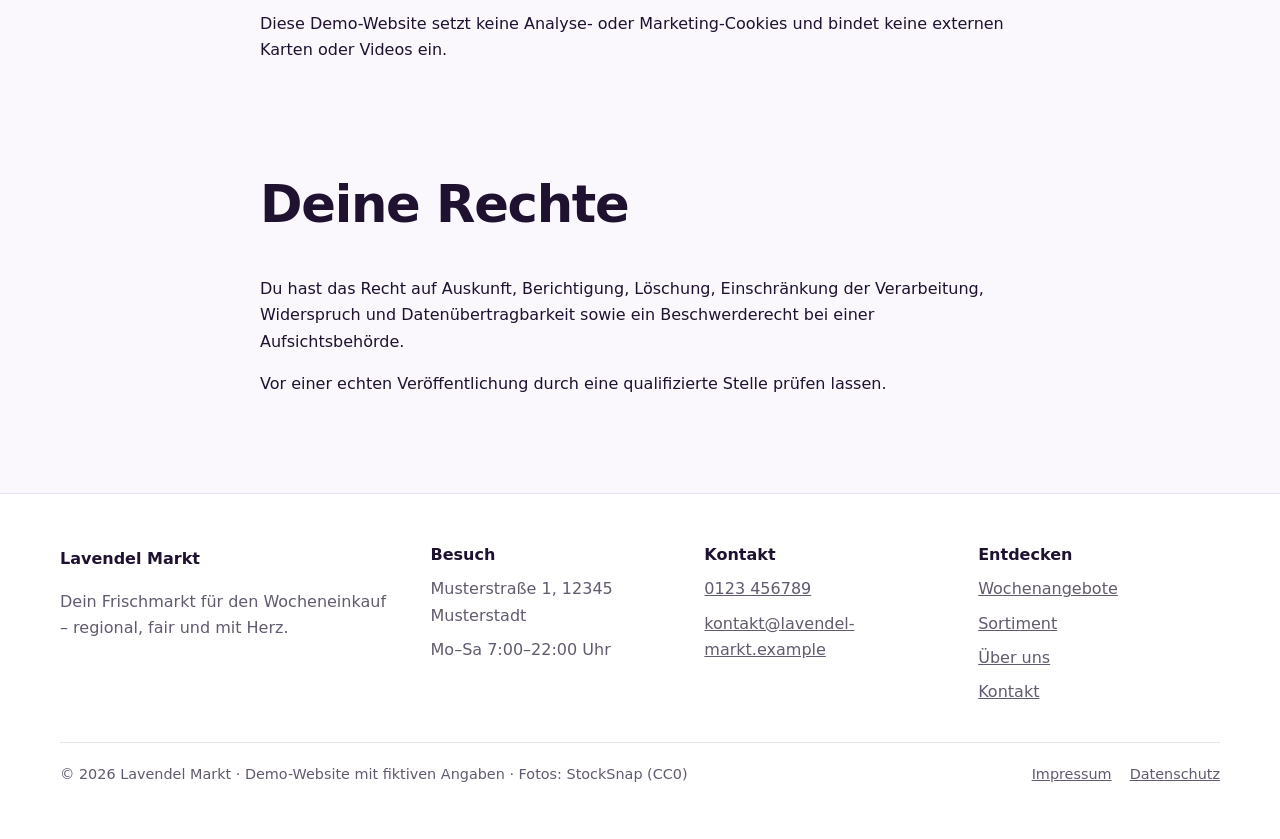
<file: datenschutz.html>
<!doctype html>
<html lang="de-DE">
<head>
  <meta charset="utf-8">
  <meta name="viewport" content="width=device-width,initial-scale=1">
  <title>Datenschutz · Lavendel Markt</title>
  <meta name="description" content="Datenschutzhinweise der Demo-Website Lavendel Markt zur Verarbeitung personenbezogener Daten.">
  <meta name="leadwerk:focus-keyphrase" content="Datenschutz Lavendel Markt">
  <meta property="og:image" content="assets/og-default.webp">
  <link rel="icon" href="assets/favicon.svg">
  <link rel="stylesheet" href="css/styles.css">
  <script type="module" src="js/main.js"></script>
</head>
<body>
  <a class="skip-link" href="#content">Zum Inhalt</a>
  <header class="site-header">
    <nav class="wrap nav" aria-label="Hauptnavigation">
      <a class="brand" href="index.html"><img data-lw-global="brand.logo" data-lw-type="image" src="assets/logo.svg" alt="Lavendel Markt Logo" width="38" height="38"><span data-lw-global="brand.name" data-lw-type="text">Lavendel Markt</span></a>
      <div class="nav-links" id="site-menu"><a href="supermarkt.html">Angebote</a><a href="leistungen.html">Sortiment</a><a href="ueber-uns.html">Über uns</a><a href="kontakt.html">Kontakt</a><a class="button" href="kontakt.html#oeffnungszeiten">Öffnungszeiten</a></div>
      <div class="site-language-switcher" data-lw-language-switcher-slot hidden></div>
      <button class="nav-toggle" type="button" aria-expanded="false" aria-controls="site-menu" hidden><span class="nav-toggle-bars" aria-hidden="true"></span><span class="sr-only">Menü öffnen</span></button>
    </nav>
  </header>
  <main id="content">
    <section class="hero"><div class="wrap prose" data-lw-section="privacy"><p class="eyebrow">Rechtliches</p><h1 data-lw-field="privacy.title" data-lw-type="text">Datenschutzerklärung</h1><div data-lw-field="privacy.body" data-lw-type="richtext"><p><strong>Hinweis: Dies ist eine Demo-Website. Lavendel Markt ist ein fiktives Unternehmen, alle Angaben sind Platzhalter und kein rechtsverbindlicher Text.</strong></p><h2>Verantwortliche Stelle</h2><p>Lavendel Markt GmbH (fiktiv), Musterstraße 1, 12345 Musterstadt, kontakt@lavendel-markt.example</p><h2>Hosting und Server-Logfiles</h2><p>Beim Aufruf der Website verarbeitet der Hosting-Anbieter technisch notwendige Daten wie IP-Adresse, Zeitpunkt und aufgerufene Seite. Anbieter, Speicherdauer und Auftragsverarbeitung sind für eine echte Website zu ergänzen.</p><h2>Kontaktformular</h2><p>Wenn du uns über das Formular schreibst, verarbeiten wir Name, E-Mail-Adresse und Nachricht zur Bearbeitung deiner Anfrage. Rechtsgrundlage, Empfänger und Löschfristen sind für eine echte Website zu ergänzen.</p><h2>Cookies und externe Dienste</h2><p>Diese Demo-Website setzt keine Analyse- oder Marketing-Cookies und bindet keine externen Karten oder Videos ein.</p><h2>Deine Rechte</h2><p>Du hast das Recht auf Auskunft, Berichtigung, Löschung, Einschränkung der Verarbeitung, Widerspruch und Datenübertragbarkeit sowie ein Beschwerderecht bei einer Aufsichtsbehörde.</p><p>Vor einer echten Veröffentlichung durch eine qualifizierte Stelle prüfen lassen.</p></div></div></section>
  </main>
  <footer class="site-footer">
    <div class="wrap">
      <div class="footer-grid footer-grid--wide">
        <div class="footer-brand"><strong data-lw-global="footer.company" data-lw-type="text">Lavendel Markt</strong><p data-lw-global="footer.tagline" data-lw-type="text">Dein Frischmarkt für den Wocheneinkauf – regional, fair und mit Herz.</p></div>
        <div class="footer-col"><h2 data-lw-global="footer.visit_title" data-lw-type="text">Besuch</h2><p data-lw-global="footer.address" data-lw-type="textarea">Musterstraße 1, 12345 Musterstadt</p><p data-lw-global="footer.hours" data-lw-type="text">Mo–Sa 7:00–22:00 Uhr</p></div>
        <div class="footer-col"><h2 data-lw-global="footer.contact_title" data-lw-type="text">Kontakt</h2><p><a data-lw-global="footer.phone" data-lw-type="text" href="tel:+49123456789">0123 456789</a></p><p><a data-lw-global="footer.email" data-lw-type="email" href="mailto:kontakt@lavendel-markt.example">kontakt@lavendel-markt.example</a></p></div>
        <nav class="footer-col" aria-label="Seiten"><h2 data-lw-global="footer.nav_title" data-lw-type="text">Entdecken</h2><div class="footer-links"><a href="supermarkt.html">Wochenangebote</a><a href="leistungen.html">Sortiment</a><a href="ueber-uns.html">Über uns</a><a href="kontakt.html">Kontakt</a></div></nav>
      </div>
      <div class="footer-bottom"><p data-lw-global="footer.copyright" data-lw-type="text">© 2026 Lavendel Markt · Demo-Website mit fiktiven Angaben · Fotos: StockSnap (CC0)</p><nav class="footer-links" aria-label="Rechtliches"><a href="impressum.html">Impressum</a><a href="datenschutz.html">Datenschutz</a></nav></div>
    </div>
  </footer>
</body>
</html>
</file>
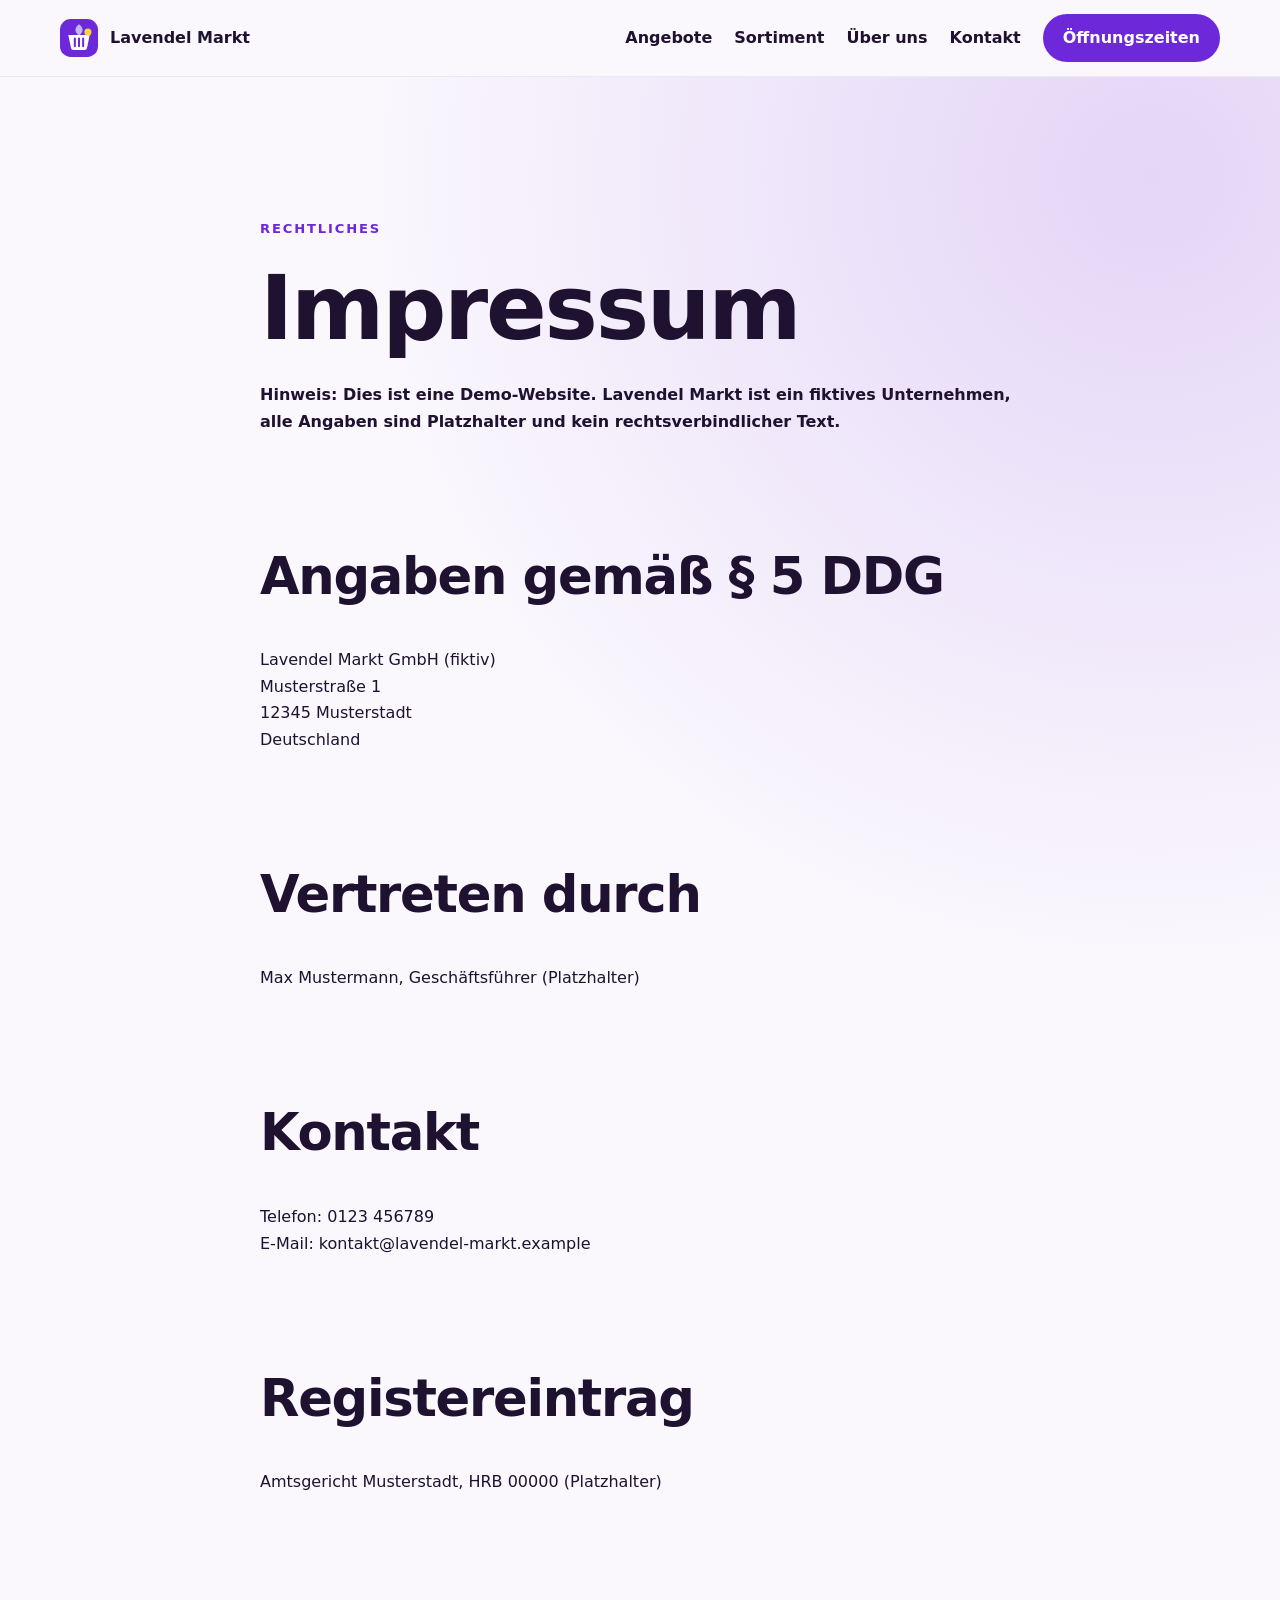
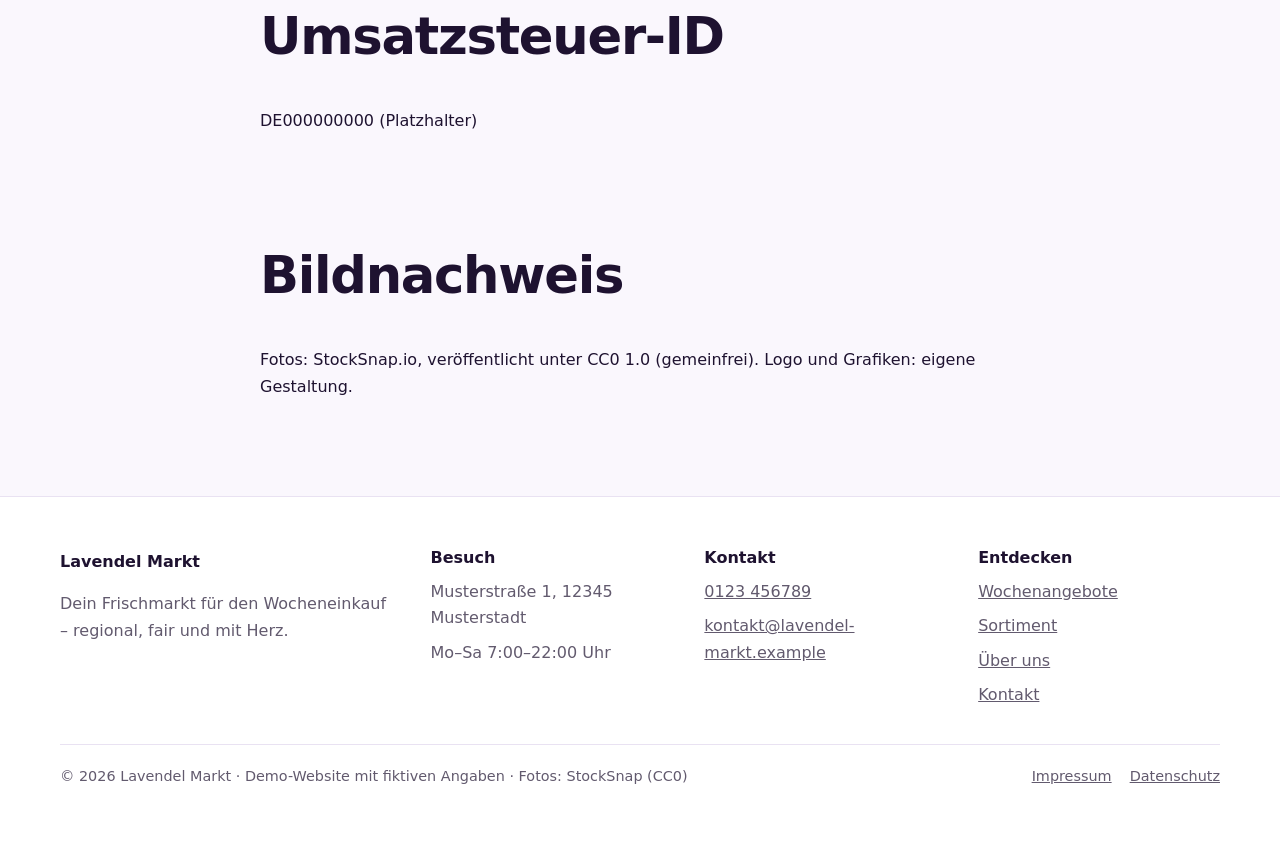
<file: impressum.html>
<!doctype html>
<html lang="de-DE">
<head>
  <meta charset="utf-8">
  <meta name="viewport" content="width=device-width,initial-scale=1">
  <title>Impressum · Lavendel Markt</title>
  <meta name="description" content="Impressum und Anbieterkennzeichnung der Demo-Website Lavendel Markt.">
  <meta name="leadwerk:focus-keyphrase" content="Impressum Lavendel Markt">
  <meta property="og:image" content="assets/og-default.webp">
  <link rel="icon" href="assets/favicon.svg">
  <link rel="stylesheet" href="css/styles.css">
  <script type="module" src="js/main.js"></script>
</head>
<body>
  <a class="skip-link" href="#content">Zum Inhalt</a>
  <header class="site-header">
    <nav class="wrap nav" aria-label="Hauptnavigation">
      <a class="brand" href="index.html"><img data-lw-global="brand.logo" data-lw-type="image" src="assets/logo.svg" alt="Lavendel Markt Logo" width="38" height="38"><span data-lw-global="brand.name" data-lw-type="text">Lavendel Markt</span></a>
      <div class="nav-links" id="site-menu"><a href="supermarkt.html">Angebote</a><a href="leistungen.html">Sortiment</a><a href="ueber-uns.html">Über uns</a><a href="kontakt.html">Kontakt</a><a class="button" href="kontakt.html#oeffnungszeiten">Öffnungszeiten</a></div>
      <div class="site-language-switcher" data-lw-language-switcher-slot hidden></div>
      <button class="nav-toggle" type="button" aria-expanded="false" aria-controls="site-menu" hidden><span class="nav-toggle-bars" aria-hidden="true"></span><span class="sr-only">Menü öffnen</span></button>
    </nav>
  </header>
  <main id="content">
    <section class="hero"><div class="wrap prose" data-lw-section="legal"><p class="eyebrow">Rechtliches</p><h1 data-lw-field="legal.title" data-lw-type="text">Impressum</h1><div data-lw-field="legal.body" data-lw-type="richtext"><p><strong>Hinweis: Dies ist eine Demo-Website. Lavendel Markt ist ein fiktives Unternehmen, alle Angaben sind Platzhalter und kein rechtsverbindlicher Text.</strong></p><h2>Angaben gemäß § 5 DDG</h2><p>Lavendel Markt GmbH (fiktiv)<br>Musterstraße 1<br>12345 Musterstadt<br>Deutschland</p><h2>Vertreten durch</h2><p>Max Mustermann, Geschäftsführer (Platzhalter)</p><h2>Kontakt</h2><p>Telefon: 0123 456789<br>E-Mail: kontakt@lavendel-markt.example</p><h2>Registereintrag</h2><p>Amtsgericht Musterstadt, HRB 00000 (Platzhalter)</p><h2>Umsatzsteuer-ID</h2><p>DE000000000 (Platzhalter)</p><h2>Bildnachweis</h2><p>Fotos: StockSnap.io, veröffentlicht unter CC0 1.0 (gemeinfrei). Logo und Grafiken: eigene Gestaltung.</p></div></div></section>
  </main>
  <footer class="site-footer">
    <div class="wrap">
      <div class="footer-grid footer-grid--wide">
        <div class="footer-brand"><strong data-lw-global="footer.company" data-lw-type="text">Lavendel Markt</strong><p data-lw-global="footer.tagline" data-lw-type="text">Dein Frischmarkt für den Wocheneinkauf – regional, fair und mit Herz.</p></div>
        <div class="footer-col"><h2 data-lw-global="footer.visit_title" data-lw-type="text">Besuch</h2><p data-lw-global="footer.address" data-lw-type="textarea">Musterstraße 1, 12345 Musterstadt</p><p data-lw-global="footer.hours" data-lw-type="text">Mo–Sa 7:00–22:00 Uhr</p></div>
        <div class="footer-col"><h2 data-lw-global="footer.contact_title" data-lw-type="text">Kontakt</h2><p><a data-lw-global="footer.phone" data-lw-type="text" href="tel:+49123456789">0123 456789</a></p><p><a data-lw-global="footer.email" data-lw-type="email" href="mailto:kontakt@lavendel-markt.example">kontakt@lavendel-markt.example</a></p></div>
        <nav class="footer-col" aria-label="Seiten"><h2 data-lw-global="footer.nav_title" data-lw-type="text">Entdecken</h2><div class="footer-links"><a href="supermarkt.html">Wochenangebote</a><a href="leistungen.html">Sortiment</a><a href="ueber-uns.html">Über uns</a><a href="kontakt.html">Kontakt</a></div></nav>
      </div>
      <div class="footer-bottom"><p data-lw-global="footer.copyright" data-lw-type="text">© 2026 Lavendel Markt · Demo-Website mit fiktiven Angaben · Fotos: StockSnap (CC0)</p><nav class="footer-links" aria-label="Rechtliches"><a href="impressum.html">Impressum</a><a href="datenschutz.html">Datenschutz</a></nav></div>
    </div>
  </footer>
</body>
</html>
</file>
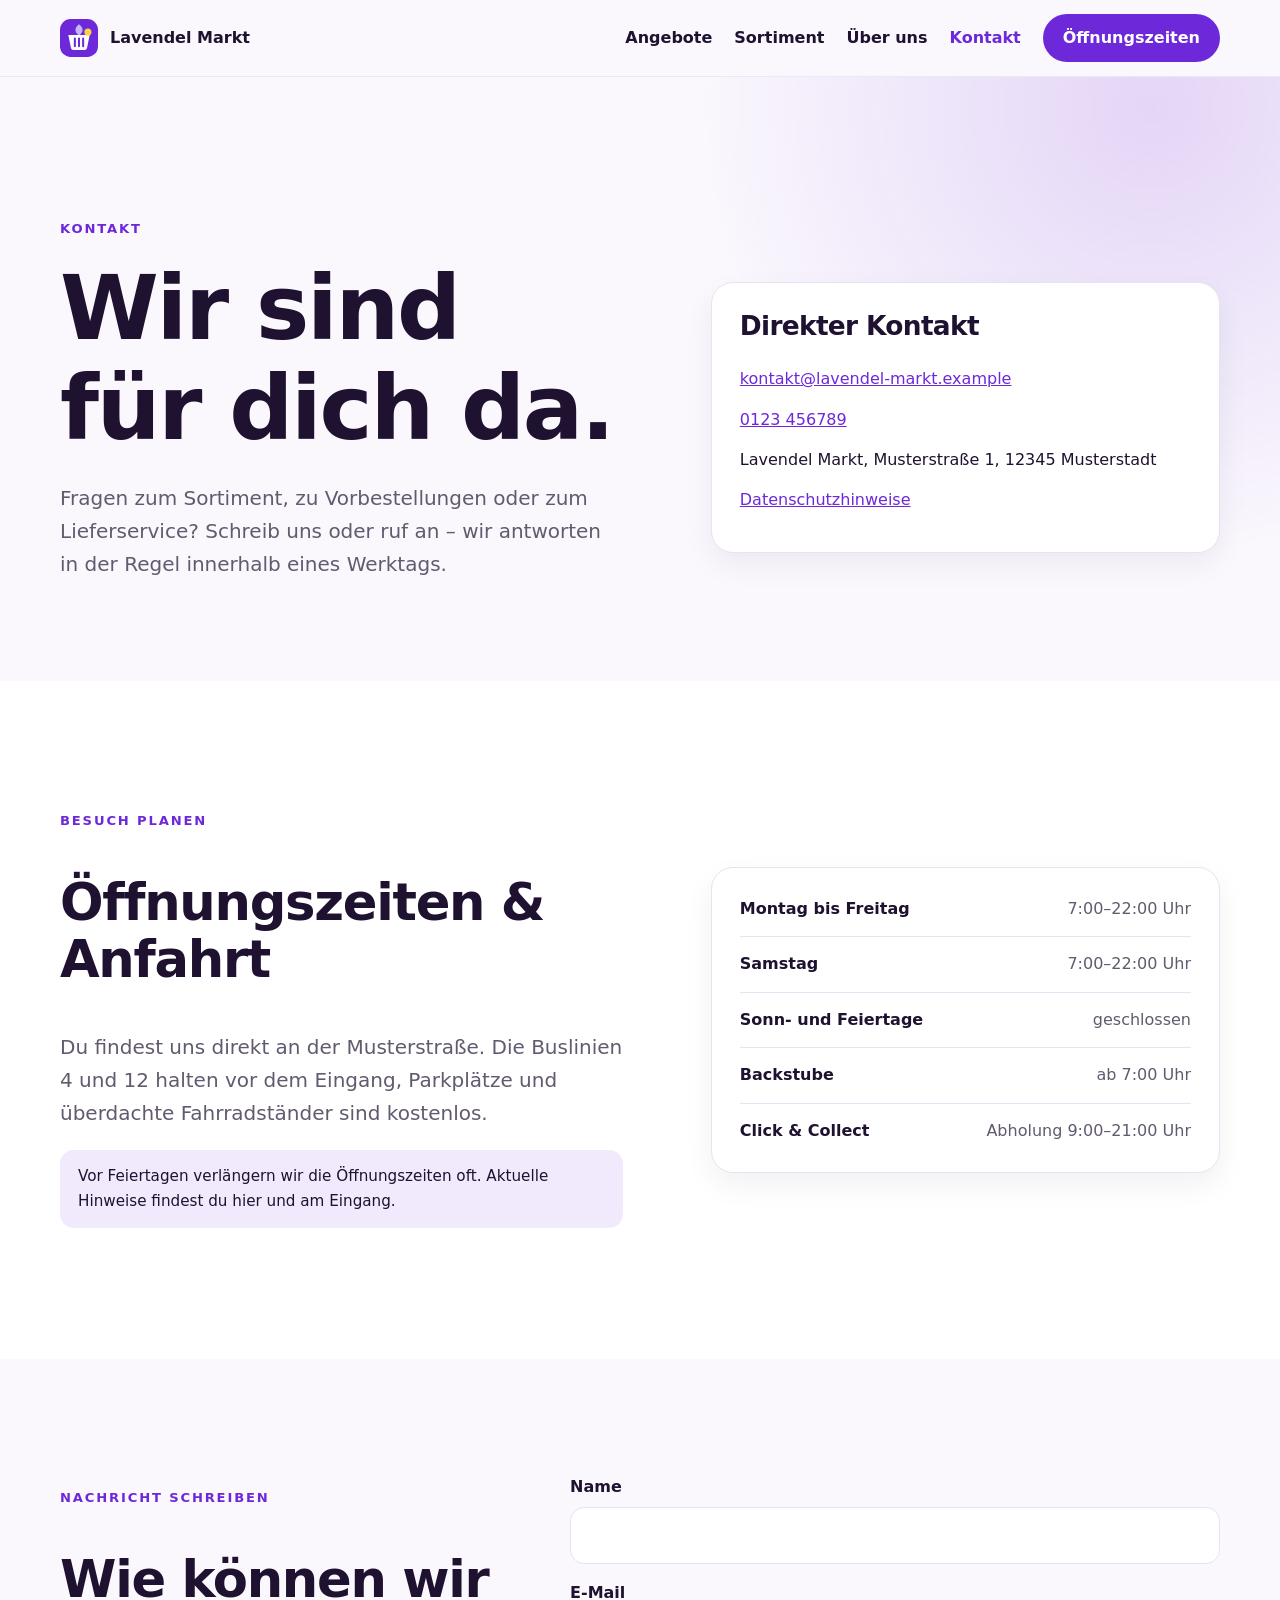
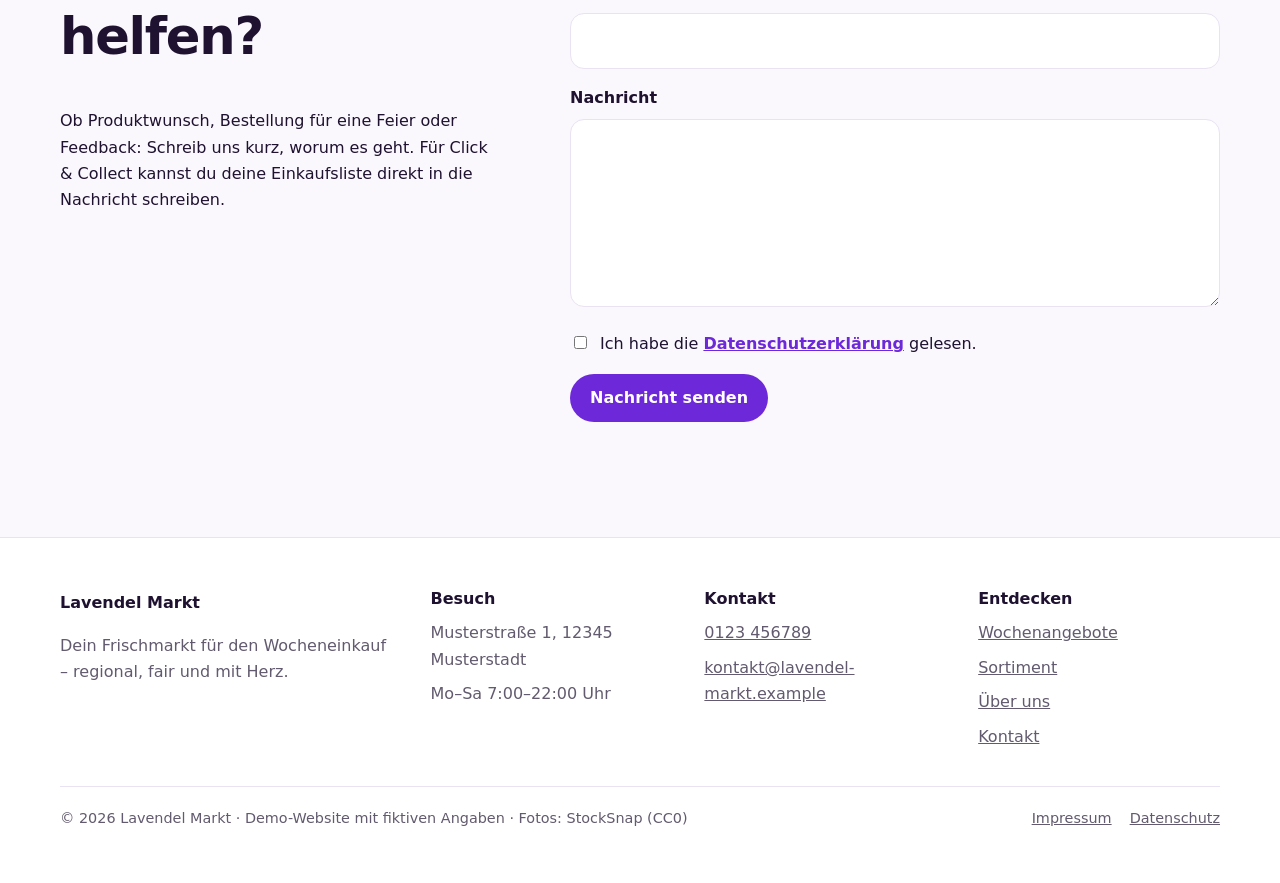
<file: kontakt.html>
<!doctype html>
<html lang="de-DE">
<head>
  <meta charset="utf-8">
  <meta name="viewport" content="width=device-width,initial-scale=1">
  <title>Kontakt & Öffnungszeiten · Lavendel Markt</title>
  <meta name="description" content="Lavendel Markt kontaktieren: Telefon, E-Mail, Kontaktformular, Öffnungszeiten Mo–Sa 7–22 Uhr und Anfahrt zur Musterstraße 1 in Musterstadt.">
  <meta name="leadwerk:focus-keyphrase" content="Supermarkt Öffnungszeiten Musterstadt">
  <meta property="og:image" content="assets/og-default.webp">
  <link rel="icon" href="assets/favicon.svg">
  <link rel="stylesheet" href="css/styles.css">
  <script type="module" src="js/main.js"></script>
</head>
<body>
  <a class="skip-link" href="#content">Zum Inhalt</a>
  <header class="site-header">
    <nav class="wrap nav" aria-label="Hauptnavigation">
      <a class="brand" href="index.html"><img data-lw-global="brand.logo" data-lw-type="image" src="assets/logo.svg" alt="Lavendel Markt Logo" width="38" height="38"><span data-lw-global="brand.name" data-lw-type="text">Lavendel Markt</span></a>
      <div class="nav-links" id="site-menu"><a href="supermarkt.html">Angebote</a><a href="leistungen.html">Sortiment</a><a href="ueber-uns.html">Über uns</a><a href="kontakt.html" aria-current="page">Kontakt</a><a class="button" href="kontakt.html#oeffnungszeiten">Öffnungszeiten</a></div>
      <div class="site-language-switcher" data-lw-language-switcher-slot hidden></div>
      <button class="nav-toggle" type="button" aria-expanded="false" aria-controls="site-menu" hidden><span class="nav-toggle-bars" aria-hidden="true"></span><span class="sr-only">Menü öffnen</span></button>
    </nav>
  </header>
  <main id="content">
    <section class="hero" data-lw-section="contact">
      <div class="wrap split">
        <div>
          <p class="eyebrow" data-lw-field="contact.eyebrow" data-lw-type="text">Kontakt</p>
          <h1 data-lw-field="contact.title" data-lw-type="richtext">Wir sind für dich da.</h1>
          <p class="lead" data-lw-field="contact.copy" data-lw-type="textarea">Fragen zum Sortiment, zu Vorbestellungen oder zum Lieferservice? Schreib uns oder ruf an – wir antworten in der Regel innerhalb eines Werktags.</p>
        </div>
        <address class="card contact-list"><h2 data-lw-field="contact.card_title" data-lw-type="text">Direkter Kontakt</h2><p><a data-lw-global="contact.email" data-lw-type="email" href="mailto:kontakt@lavendel-markt.example">kontakt@lavendel-markt.example</a></p><p><a data-lw-global="contact.phone" data-lw-type="text" href="tel:+49123456789">0123 456789</a></p><p data-lw-global="contact.address" data-lw-type="textarea">Lavendel Markt, Musterstraße 1, 12345 Musterstadt</p><p><a href="datenschutz.html">Datenschutzhinweise</a></p></address>
      </div>
    </section>

    <section class="section section--surface" id="oeffnungszeiten" data-lw-section="opening">
      <div class="wrap split">
        <div>
          <p class="eyebrow" data-lw-field="opening.eyebrow" data-lw-type="text">Besuch planen</p>
          <h2 data-lw-field="opening.title" data-lw-type="richtext">Öffnungszeiten &amp; Anfahrt</h2>
          <p class="lead" data-lw-field="opening.copy" data-lw-type="textarea">Du findest uns direkt an der Musterstraße. Die Buslinien 4 und 12 halten vor dem Eingang, Parkplätze und überdachte Fahrradständer sind kostenlos.</p>
          <p class="notice" data-lw-field="opening.notice" data-lw-type="textarea">Vor Feiertagen verlängern wir die Öffnungszeiten oft. Aktuelle Hinweise findest du hier und am Eingang.</p>
        </div>
        <div class="card">
          <dl class="hours" data-lw-repeater="opening.hours">
            <div data-lw-item-key="weekdays"><dt data-lw-field="opening.days" data-lw-type="text">Montag bis Freitag</dt><dd data-lw-field="opening.time" data-lw-type="text">7:00–22:00 Uhr</dd></div>
            <div data-lw-item-key="saturday"><dt data-lw-field="opening.days" data-lw-type="text">Samstag</dt><dd data-lw-field="opening.time" data-lw-type="text">7:00–22:00 Uhr</dd></div>
            <div data-lw-item-key="sunday"><dt data-lw-field="opening.days" data-lw-type="text">Sonn- und Feiertage</dt><dd data-lw-field="opening.time" data-lw-type="text">geschlossen</dd></div>
            <div data-lw-item-key="bakery"><dt data-lw-field="opening.days" data-lw-type="text">Backstube</dt><dd data-lw-field="opening.time" data-lw-type="text">ab 7:00 Uhr</dd></div>
            <div data-lw-item-key="collect"><dt data-lw-field="opening.days" data-lw-type="text">Click &amp; Collect</dt><dd data-lw-field="opening.time" data-lw-type="text">Abholung 9:00–21:00 Uhr</dd></div>
          </dl>
        </div>
      </div>
    </section>

    <section class="section" data-lw-section="contact_form">
      <div class="wrap form-layout">
        <div><p class="eyebrow" data-lw-field="form.eyebrow" data-lw-type="text">Nachricht schreiben</p><h2 data-lw-field="form.title" data-lw-type="text">Wie können wir helfen?</h2><p data-lw-field="form.copy" data-lw-type="textarea">Ob Produktwunsch, Bestellung für eine Feier oder Feedback: Schreib uns kurz, worum es geht. Für Click &amp; Collect kannst du deine Einkaufsliste direkt in die Nachricht schreiben.</p></div>
        <form id="kontakt-form" class="form" data-lw-wpforms="contact" action="danke.html" method="post"><label>Name<input type="text" name="name" autocomplete="name" required></label><label>E-Mail<input type="email" name="email" autocomplete="email" required></label><label>Nachricht<textarea name="message" rows="6" required></textarea></label><label class="form-consent"><input type="checkbox" name="consent" value="accepted" required><span>Ich habe die <a href="datenschutz.html" target="_blank" rel="noopener noreferrer">Datenschutzerklärung</a> gelesen.</span></label><button class="button" type="submit">Nachricht senden</button></form>
      </div>
    </section>
  </main>
  <footer class="site-footer">
    <div class="wrap">
      <div class="footer-grid footer-grid--wide">
        <div class="footer-brand"><strong data-lw-global="footer.company" data-lw-type="text">Lavendel Markt</strong><p data-lw-global="footer.tagline" data-lw-type="text">Dein Frischmarkt für den Wocheneinkauf – regional, fair und mit Herz.</p></div>
        <div class="footer-col"><h2 data-lw-global="footer.visit_title" data-lw-type="text">Besuch</h2><p data-lw-global="footer.address" data-lw-type="textarea">Musterstraße 1, 12345 Musterstadt</p><p data-lw-global="footer.hours" data-lw-type="text">Mo–Sa 7:00–22:00 Uhr</p></div>
        <div class="footer-col"><h2 data-lw-global="footer.contact_title" data-lw-type="text">Kontakt</h2><p><a data-lw-global="footer.phone" data-lw-type="text" href="tel:+49123456789">0123 456789</a></p><p><a data-lw-global="footer.email" data-lw-type="email" href="mailto:kontakt@lavendel-markt.example">kontakt@lavendel-markt.example</a></p></div>
        <nav class="footer-col" aria-label="Seiten"><h2 data-lw-global="footer.nav_title" data-lw-type="text">Entdecken</h2><div class="footer-links"><a href="supermarkt.html">Wochenangebote</a><a href="leistungen.html">Sortiment</a><a href="ueber-uns.html">Über uns</a><a href="kontakt.html">Kontakt</a></div></nav>
      </div>
      <div class="footer-bottom"><p data-lw-global="footer.copyright" data-lw-type="text">© 2026 Lavendel Markt · Demo-Website mit fiktiven Angaben · Fotos: StockSnap (CC0)</p><nav class="footer-links" aria-label="Rechtliches"><a href="impressum.html">Impressum</a><a href="datenschutz.html">Datenschutz</a></nav></div>
    </div>
  </footer>
</body>
</html>
</file>
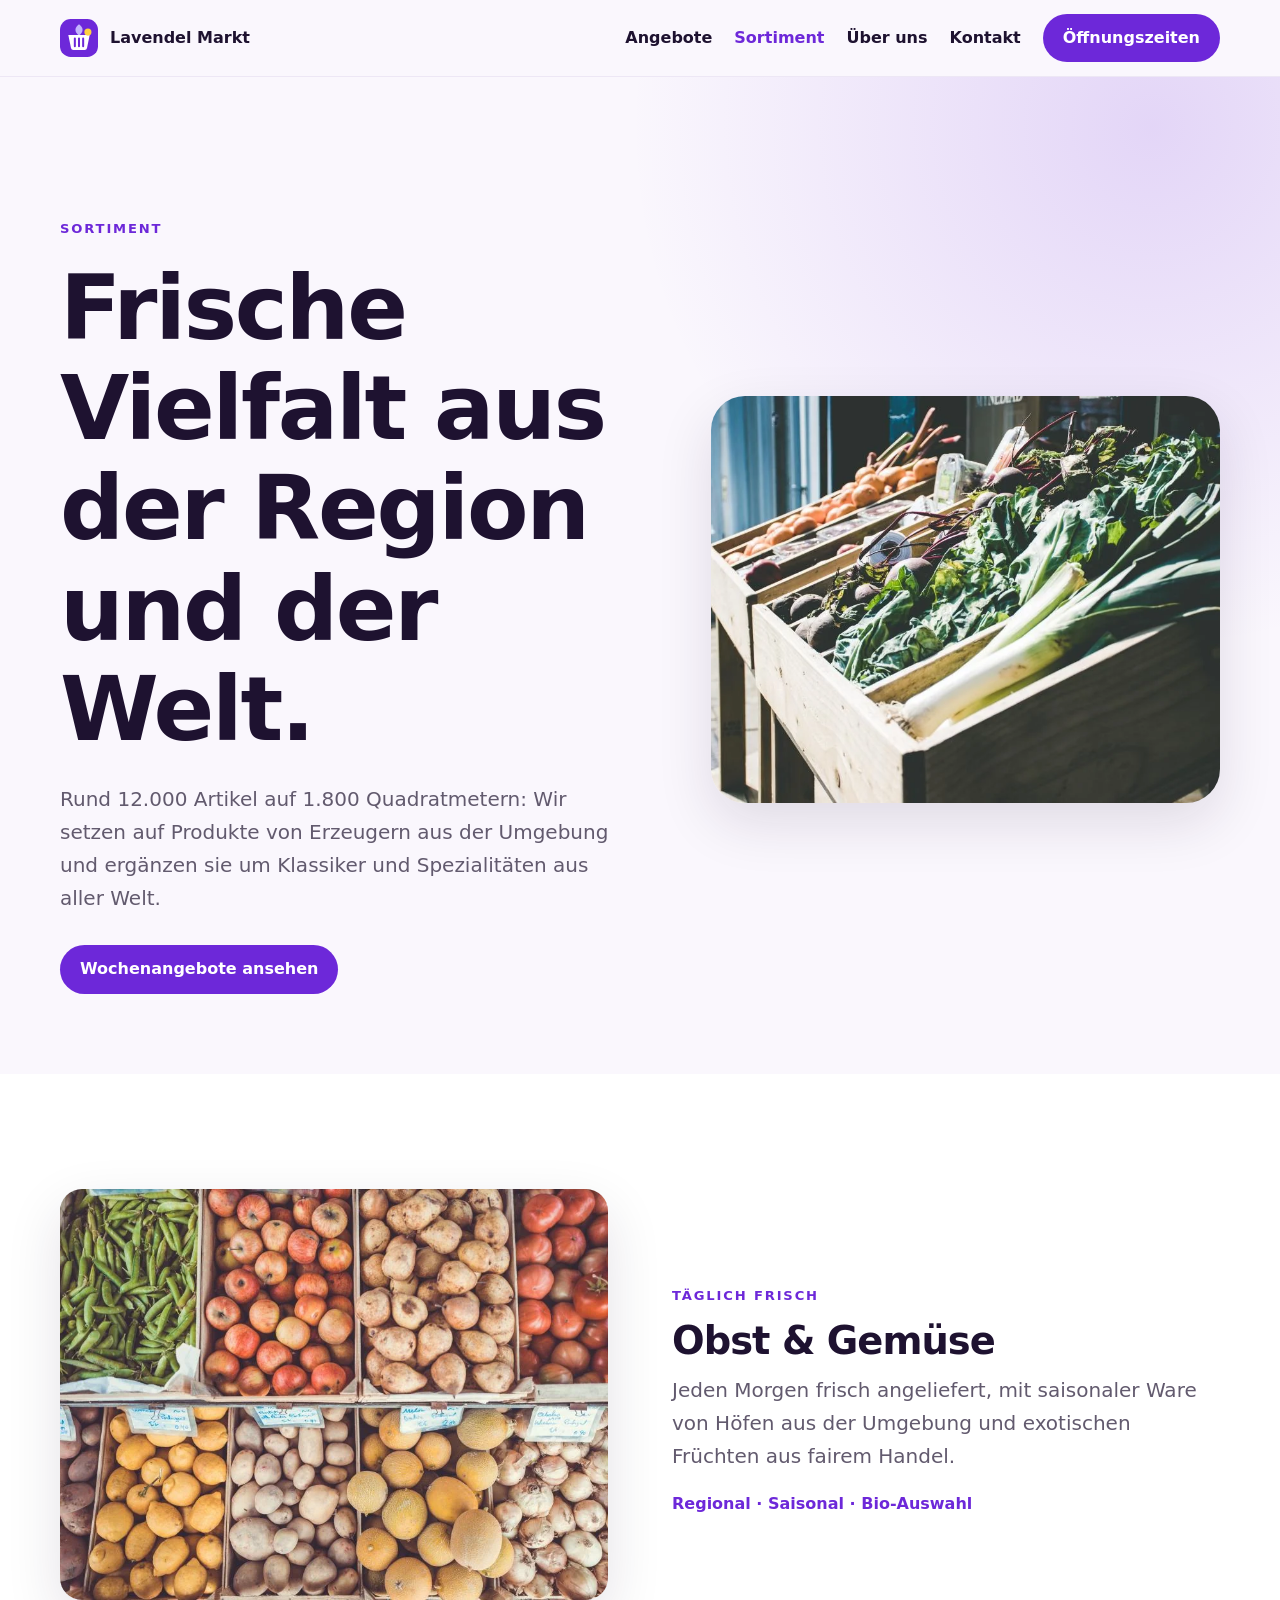
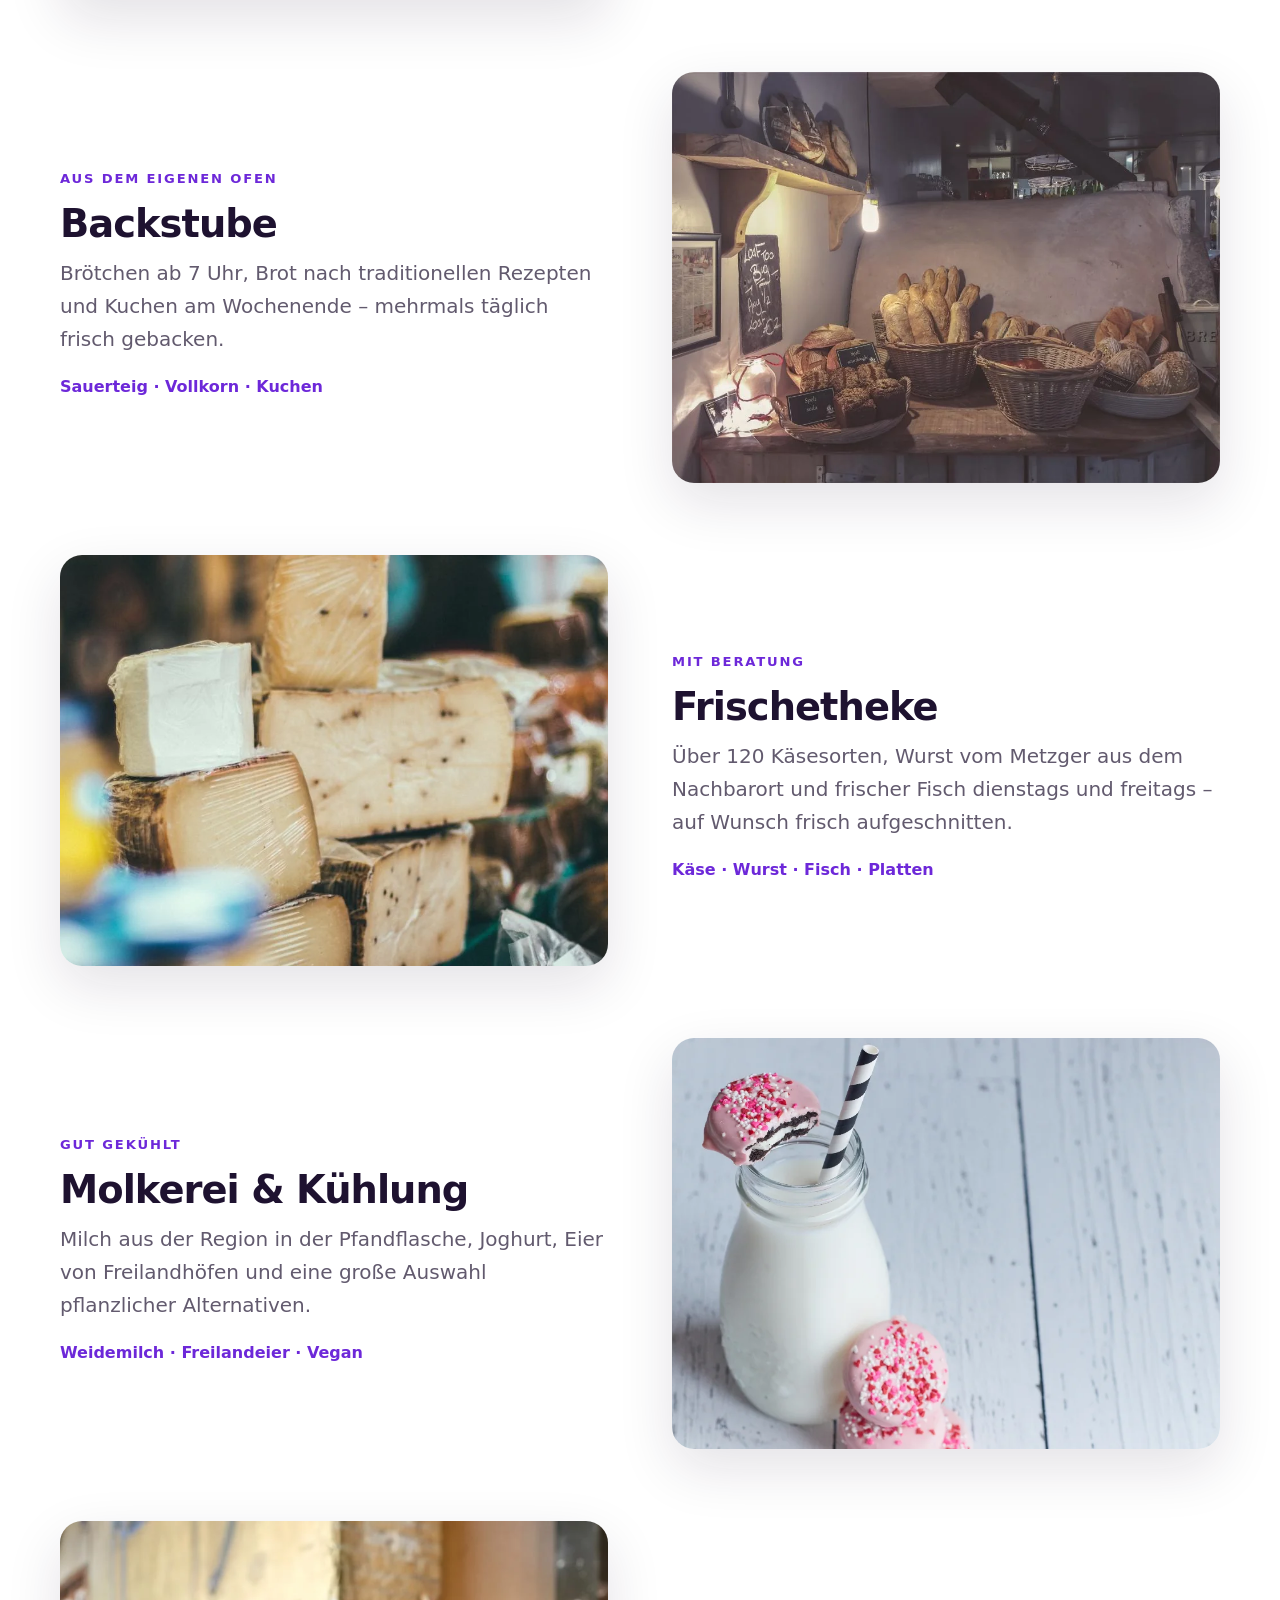
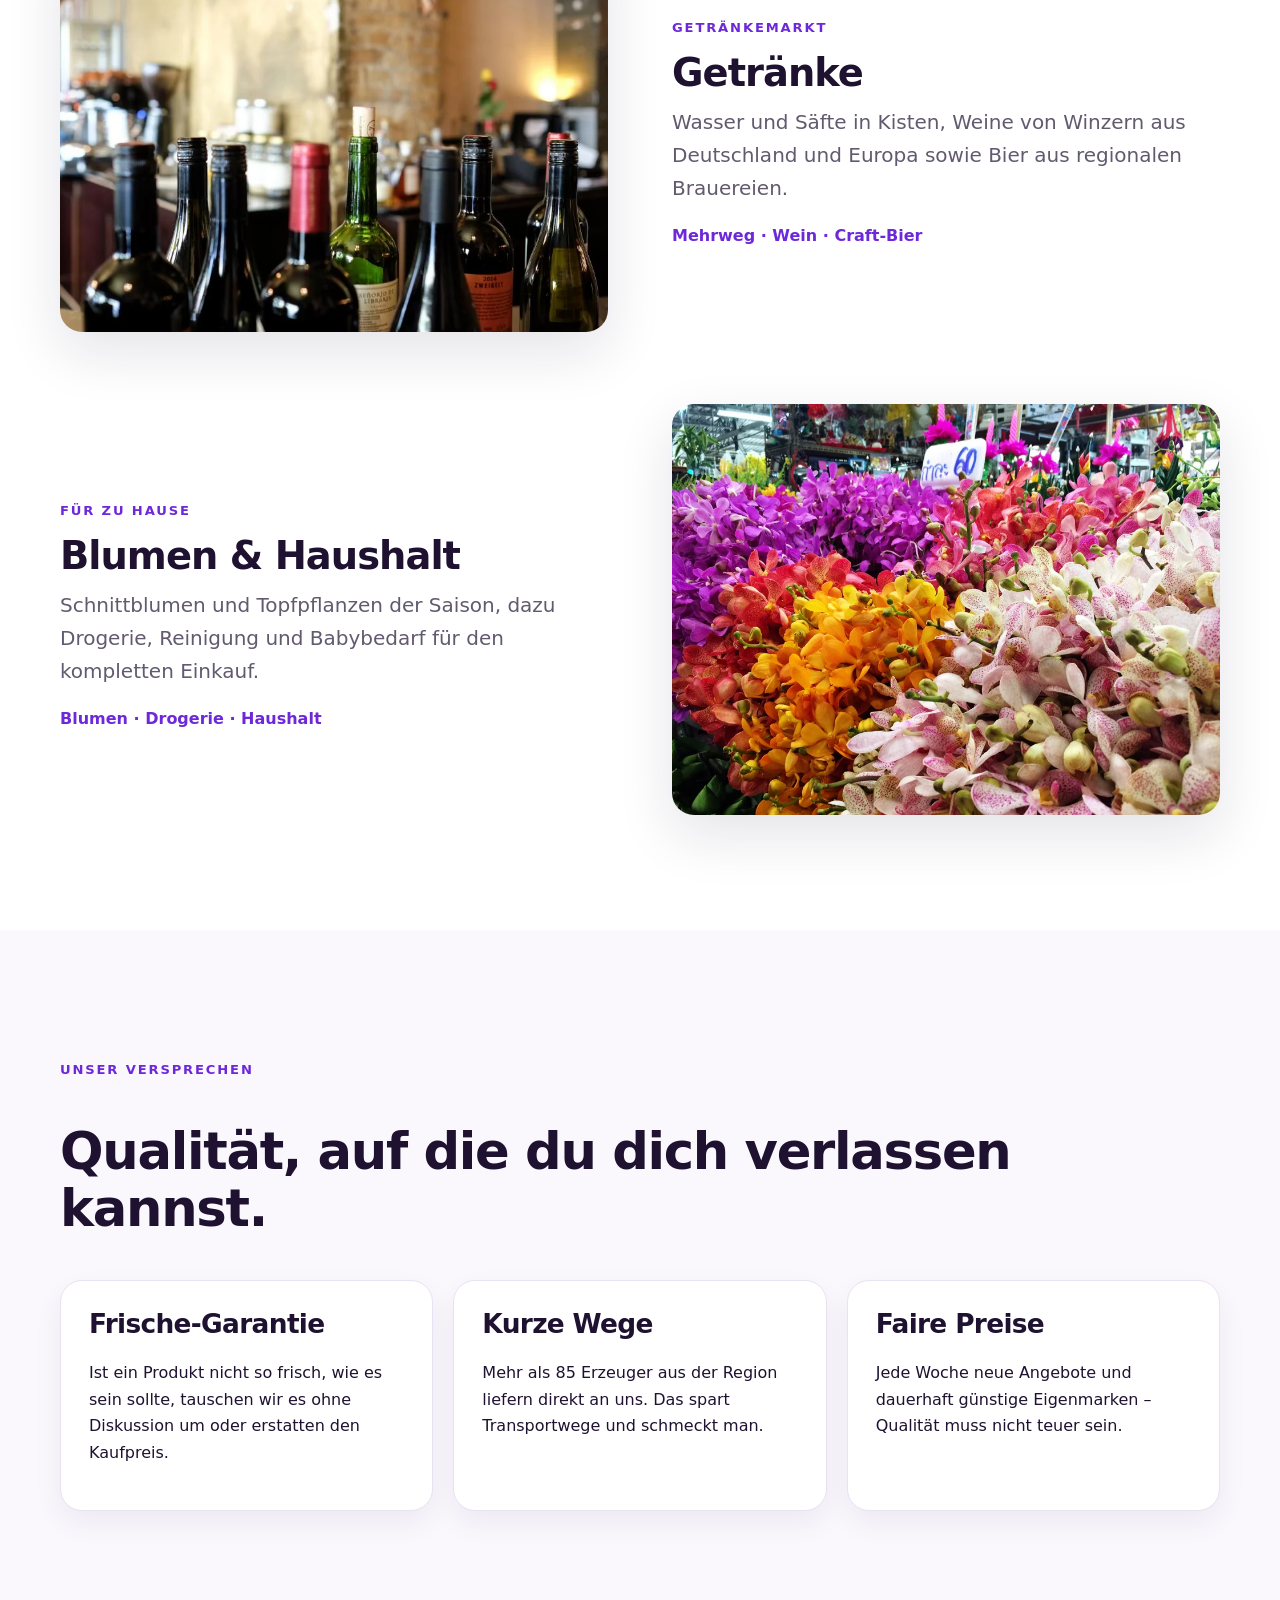
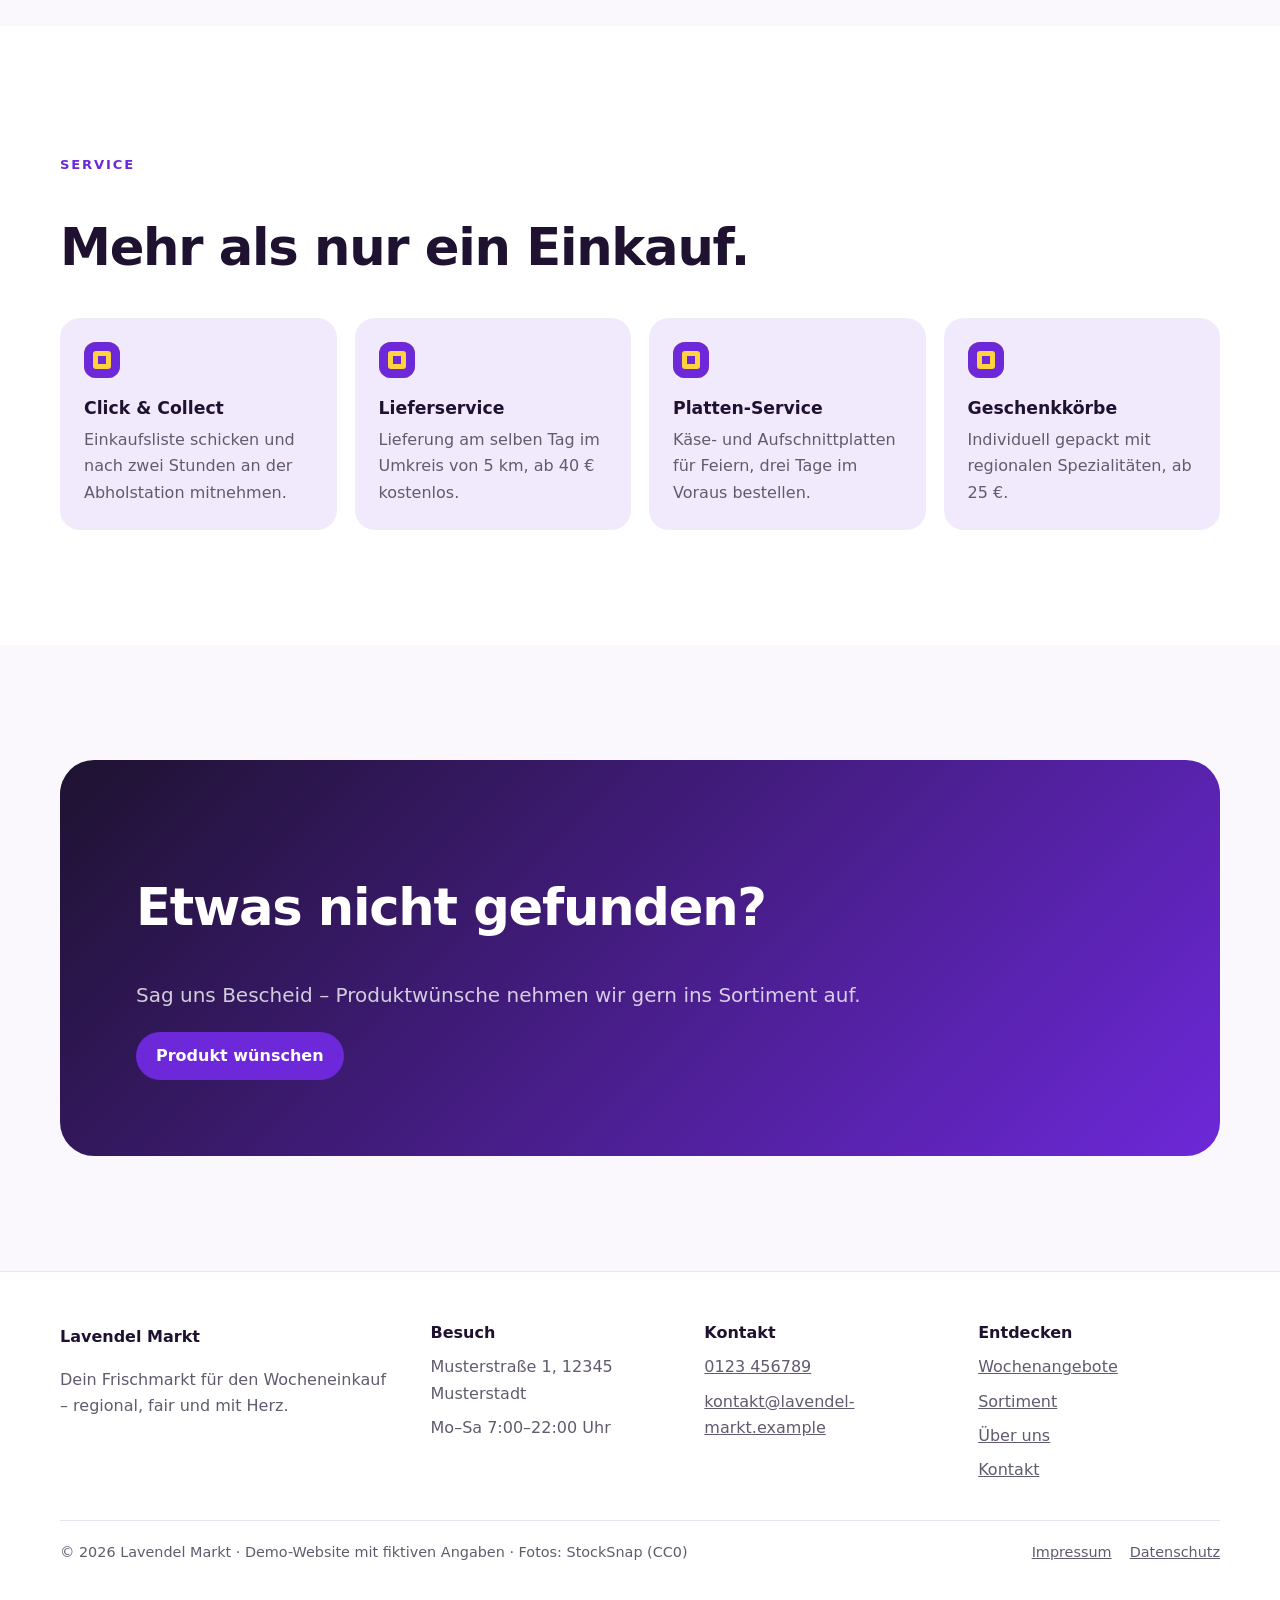
<file: leistungen.html>
<!doctype html>
<html lang="de-DE">
<head>
  <meta charset="utf-8">
  <meta name="viewport" content="width=device-width,initial-scale=1">
  <title>Sortiment · Lavendel Markt</title>
  <meta name="description" content="Das Sortiment von Lavendel Markt: Obst und Gemüse aus der Region, Backstube, Frischetheke, Molkerei, Getränkemarkt sowie Blumen und Haushalt.">
  <meta name="leadwerk:focus-keyphrase" content="Supermarkt Sortiment regional">
  <meta property="og:image" content="assets/og-default.webp">
  <link rel="icon" href="assets/favicon.svg">
  <link rel="stylesheet" href="css/styles.css">
  <script type="module" src="js/main.js"></script>
</head>
<body>
  <a class="skip-link" href="#content">Zum Inhalt</a>
  <header class="site-header">
    <nav class="wrap nav" aria-label="Hauptnavigation">
      <a class="brand" href="index.html"><img data-lw-global="brand.logo" data-lw-type="image" src="assets/logo.svg" alt="Lavendel Markt Logo" width="38" height="38"><span data-lw-global="brand.name" data-lw-type="text">Lavendel Markt</span></a>
      <div class="nav-links" id="site-menu"><a href="supermarkt.html">Angebote</a><a href="leistungen.html" aria-current="page">Sortiment</a><a href="ueber-uns.html">Über uns</a><a href="kontakt.html">Kontakt</a><a class="button" href="kontakt.html#oeffnungszeiten">Öffnungszeiten</a></div>
      <div class="site-language-switcher" data-lw-language-switcher-slot hidden></div>
      <button class="nav-toggle" type="button" aria-expanded="false" aria-controls="site-menu" hidden><span class="nav-toggle-bars" aria-hidden="true"></span><span class="sr-only">Menü öffnen</span></button>
    </nav>
  </header>
  <main id="content">
    <section class="hero" data-lw-section="intro">
      <div class="wrap hero-grid">
        <div>
          <p class="eyebrow" data-lw-field="intro.eyebrow" data-lw-type="text">Sortiment</p>
          <h1 data-lw-field="intro.title" data-lw-type="richtext">Frische Vielfalt aus der Region und der Welt.</h1>
          <p class="lead" data-lw-field="intro.copy" data-lw-type="textarea">Rund 12.000 Artikel auf 1.800 Quadratmetern: Wir setzen auf Produkte von Erzeugern aus der Umgebung und ergänzen sie um Klassiker und Spezialitäten aus aller Welt.</p>
          <div class="actions"><a class="button" href="supermarkt.html" data-lw-field="intro.cta" data-lw-type="page_reference">Wochenangebote ansehen</a></div>
        </div>
        <div class="hero-photo"><img data-lw-field="intro.image" data-lw-type="image" src="assets/photos/photo-fresh-greens.webp" alt="Frischer Lauch und Blattgemüse in Holzkisten" width="960" height="640" fetchpriority="high"></div>
      </div>
    </section>

    <section class="section section--surface" data-lw-section="departments">
      <div class="wrap">
        <div class="dept-list" data-lw-repeater="departments.items">
          <article class="dept-item reveal" id="obst-gemuese" data-lw-item-key="produce">
            <div class="dept-media"><img data-lw-field="departments.image" data-lw-type="image" src="assets/photos/photo-produce-crates.webp" alt="Kisten mit Kartoffeln, Äpfeln, Bohnen und Tomaten in der Obst- und Gemüseabteilung" width="960" height="640" loading="lazy" decoding="async"></div>
            <div>
              <p class="eyebrow" data-lw-field="departments.kicker" data-lw-type="text">Täglich frisch</p>
              <h2 data-lw-field="departments.title" data-lw-type="text">Obst &amp; Gemüse</h2>
              <p class="lead" data-lw-field="departments.copy" data-lw-type="textarea">Jeden Morgen frisch angeliefert, mit saisonaler Ware von Höfen aus der Umgebung und exotischen Früchten aus fairem Handel.</p>
              <p class="dept-tags" data-lw-field="departments.tags" data-lw-type="text">Regional · Saisonal · Bio-Auswahl</p>
            </div>
          </article>
          <article class="dept-item reveal" id="backstube" data-lw-item-key="bakery">
            <div class="dept-media"><img data-lw-field="departments.image" data-lw-type="image" src="assets/photos/photo-bakery-counter.webp" alt="Bäckertheke mit Brotkörben und frischem Gebäck" width="960" height="720" loading="lazy" decoding="async"></div>
            <div>
              <p class="eyebrow" data-lw-field="departments.kicker" data-lw-type="text">Aus dem eigenen Ofen</p>
              <h2 data-lw-field="departments.title" data-lw-type="text">Backstube</h2>
              <p class="lead" data-lw-field="departments.copy" data-lw-type="textarea">Brötchen ab 7 Uhr, Brot nach traditionellen Rezepten und Kuchen am Wochenende – mehrmals täglich frisch gebacken.</p>
              <p class="dept-tags" data-lw-field="departments.tags" data-lw-type="text">Sauerteig · Vollkorn · Kuchen</p>
            </div>
          </article>
          <article class="dept-item reveal" id="frischetheke" data-lw-item-key="counter">
            <div class="dept-media"><img data-lw-field="departments.image" data-lw-type="image" src="assets/photos/photo-cheese-counter.webp" alt="Verschiedene Käselaibe an der Frischetheke" width="960" height="640" loading="lazy" decoding="async"></div>
            <div>
              <p class="eyebrow" data-lw-field="departments.kicker" data-lw-type="text">Mit Beratung</p>
              <h2 data-lw-field="departments.title" data-lw-type="text">Frischetheke</h2>
              <p class="lead" data-lw-field="departments.copy" data-lw-type="textarea">Über 120 Käsesorten, Wurst vom Metzger aus dem Nachbarort und frischer Fisch dienstags und freitags – auf Wunsch frisch aufgeschnitten.</p>
              <p class="dept-tags" data-lw-field="departments.tags" data-lw-type="text">Käse · Wurst · Fisch · Platten</p>
            </div>
          </article>
          <article class="dept-item reveal" id="molkerei" data-lw-item-key="dairy">
            <div class="dept-media"><img data-lw-field="departments.image" data-lw-type="image" src="assets/photos/photo-milk-bottle.webp" alt="Glasflasche mit frischer Milch auf einem hellen Holztisch" width="960" height="658" loading="lazy" decoding="async"></div>
            <div>
              <p class="eyebrow" data-lw-field="departments.kicker" data-lw-type="text">Gut gekühlt</p>
              <h2 data-lw-field="departments.title" data-lw-type="text">Molkerei &amp; Kühlung</h2>
              <p class="lead" data-lw-field="departments.copy" data-lw-type="textarea">Milch aus der Region in der Pfandflasche, Joghurt, Eier von Freilandhöfen und eine große Auswahl pflanzlicher Alternativen.</p>
              <p class="dept-tags" data-lw-field="departments.tags" data-lw-type="text">Weidemilch · Freilandeier · Vegan</p>
            </div>
          </article>
          <article class="dept-item reveal" id="getraenke" data-lw-item-key="drinks">
            <div class="dept-media"><img data-lw-field="departments.image" data-lw-type="image" src="assets/photos/photo-wine-bottles.webp" alt="Reihe von Weinflaschen im Getränkeregal" width="960" height="640" loading="lazy" decoding="async"></div>
            <div>
              <p class="eyebrow" data-lw-field="departments.kicker" data-lw-type="text">Getränkemarkt</p>
              <h2 data-lw-field="departments.title" data-lw-type="text">Getränke</h2>
              <p class="lead" data-lw-field="departments.copy" data-lw-type="textarea">Wasser und Säfte in Kisten, Weine von Winzern aus Deutschland und Europa sowie Bier aus regionalen Brauereien.</p>
              <p class="dept-tags" data-lw-field="departments.tags" data-lw-type="text">Mehrweg · Wein · Craft-Bier</p>
            </div>
          </article>
          <article class="dept-item reveal" id="blumen" data-lw-item-key="flowers">
            <div class="dept-media"><img data-lw-field="departments.image" data-lw-type="image" src="assets/photos/photo-flowers.webp" alt="Bunte Orchideen in Lila, Orange und Weiß am Blumenstand" width="960" height="720" loading="lazy" decoding="async"></div>
            <div>
              <p class="eyebrow" data-lw-field="departments.kicker" data-lw-type="text">Für zu Hause</p>
              <h2 data-lw-field="departments.title" data-lw-type="text">Blumen &amp; Haushalt</h2>
              <p class="lead" data-lw-field="departments.copy" data-lw-type="textarea">Schnittblumen und Topfpflanzen der Saison, dazu Drogerie, Reinigung und Babybedarf für den kompletten Einkauf.</p>
              <p class="dept-tags" data-lw-field="departments.tags" data-lw-type="text">Blumen · Drogerie · Haushalt</p>
            </div>
          </article>
        </div>
      </div>
    </section>

    <section class="section" data-lw-section="promise">
      <div class="wrap">
        <p class="eyebrow" data-lw-field="promise.eyebrow" data-lw-type="text">Unser Versprechen</p>
        <h2 data-lw-field="promise.title" data-lw-type="richtext">Qualität, auf die du dich verlassen kannst.</h2>
        <div class="grid" data-lw-repeater="services.items">
          <article class="card reveal" data-lw-item-key="strategy"><h2 data-lw-field="services.title" data-lw-type="text">Frische-Garantie</h2><p data-lw-field="services.copy" data-lw-type="textarea">Ist ein Produkt nicht so frisch, wie es sein sollte, tauschen wir es ohne Diskussion um oder erstatten den Kaufpreis.</p></article>
          <article class="card reveal" data-lw-item-key="delivery"><h2 data-lw-field="services.title" data-lw-type="text">Kurze Wege</h2><p data-lw-field="services.copy" data-lw-type="textarea">Mehr als 85 Erzeuger aus der Region liefern direkt an uns. Das spart Transportwege und schmeckt man.</p></article>
          <article class="card reveal" data-lw-item-key="support"><h2 data-lw-field="services.title" data-lw-type="text">Faire Preise</h2><p data-lw-field="services.copy" data-lw-type="textarea">Jede Woche neue Angebote und dauerhaft günstige Eigenmarken – Qualität muss nicht teuer sein.</p></article>
        </div>
      </div>
    </section>

    <section class="section section--surface" data-lw-section="market_services">
      <div class="wrap">
        <p class="eyebrow" data-lw-field="market_services.eyebrow" data-lw-type="text">Service</p>
        <h2 data-lw-field="market_services.title" data-lw-type="richtext">Mehr als nur ein Einkauf.</h2>
        <ul class="feature-grid" data-lw-repeater="market_services.items">
          <li class="feature reveal" data-lw-item-key="collect"><strong data-lw-field="market_services.name" data-lw-type="text">Click &amp; Collect</strong><span data-lw-field="market_services.copy" data-lw-type="text">Einkaufsliste schicken und nach zwei Stunden an der Abholstation mitnehmen.</span></li>
          <li class="feature reveal" data-lw-item-key="delivery"><strong data-lw-field="market_services.name" data-lw-type="text">Lieferservice</strong><span data-lw-field="market_services.copy" data-lw-type="text">Lieferung am selben Tag im Umkreis von 5 km, ab 40 € kostenlos.</span></li>
          <li class="feature reveal" data-lw-item-key="platters"><strong data-lw-field="market_services.name" data-lw-type="text">Platten-Service</strong><span data-lw-field="market_services.copy" data-lw-type="text">Käse- und Aufschnittplatten für Feiern, drei Tage im Voraus bestellen.</span></li>
          <li class="feature reveal" data-lw-item-key="gifts"><strong data-lw-field="market_services.name" data-lw-type="text">Geschenkkörbe</strong><span data-lw-field="market_services.copy" data-lw-type="text">Individuell gepackt mit regionalen Spezialitäten, ab 25 €.</span></li>
        </ul>
      </div>
    </section>

    <section class="section"><div class="wrap cta" data-lw-section="cta"><h2 data-lw-field="cta.title" data-lw-type="text">Etwas nicht gefunden?</h2><p class="lead" data-lw-field="cta.copy" data-lw-type="textarea">Sag uns Bescheid – Produktwünsche nehmen wir gern ins Sortiment auf.</p><a class="button" href="kontakt.html">Produkt wünschen</a></div></section>
  </main>
  <footer class="site-footer">
    <div class="wrap">
      <div class="footer-grid footer-grid--wide">
        <div class="footer-brand"><strong data-lw-global="footer.company" data-lw-type="text">Lavendel Markt</strong><p data-lw-global="footer.tagline" data-lw-type="text">Dein Frischmarkt für den Wocheneinkauf – regional, fair und mit Herz.</p></div>
        <div class="footer-col"><h2 data-lw-global="footer.visit_title" data-lw-type="text">Besuch</h2><p data-lw-global="footer.address" data-lw-type="textarea">Musterstraße 1, 12345 Musterstadt</p><p data-lw-global="footer.hours" data-lw-type="text">Mo–Sa 7:00–22:00 Uhr</p></div>
        <div class="footer-col"><h2 data-lw-global="footer.contact_title" data-lw-type="text">Kontakt</h2><p><a data-lw-global="footer.phone" data-lw-type="text" href="tel:+49123456789">0123 456789</a></p><p><a data-lw-global="footer.email" data-lw-type="email" href="mailto:kontakt@lavendel-markt.example">kontakt@lavendel-markt.example</a></p></div>
        <nav class="footer-col" aria-label="Seiten"><h2 data-lw-global="footer.nav_title" data-lw-type="text">Entdecken</h2><div class="footer-links"><a href="supermarkt.html">Wochenangebote</a><a href="leistungen.html">Sortiment</a><a href="ueber-uns.html">Über uns</a><a href="kontakt.html">Kontakt</a></div></nav>
      </div>
      <div class="footer-bottom"><p data-lw-global="footer.copyright" data-lw-type="text">© 2026 Lavendel Markt · Demo-Website mit fiktiven Angaben · Fotos: StockSnap (CC0)</p><nav class="footer-links" aria-label="Rechtliches"><a href="impressum.html">Impressum</a><a href="datenschutz.html">Datenschutz</a></nav></div>
    </div>
  </footer>
</body>
</html>
</file>
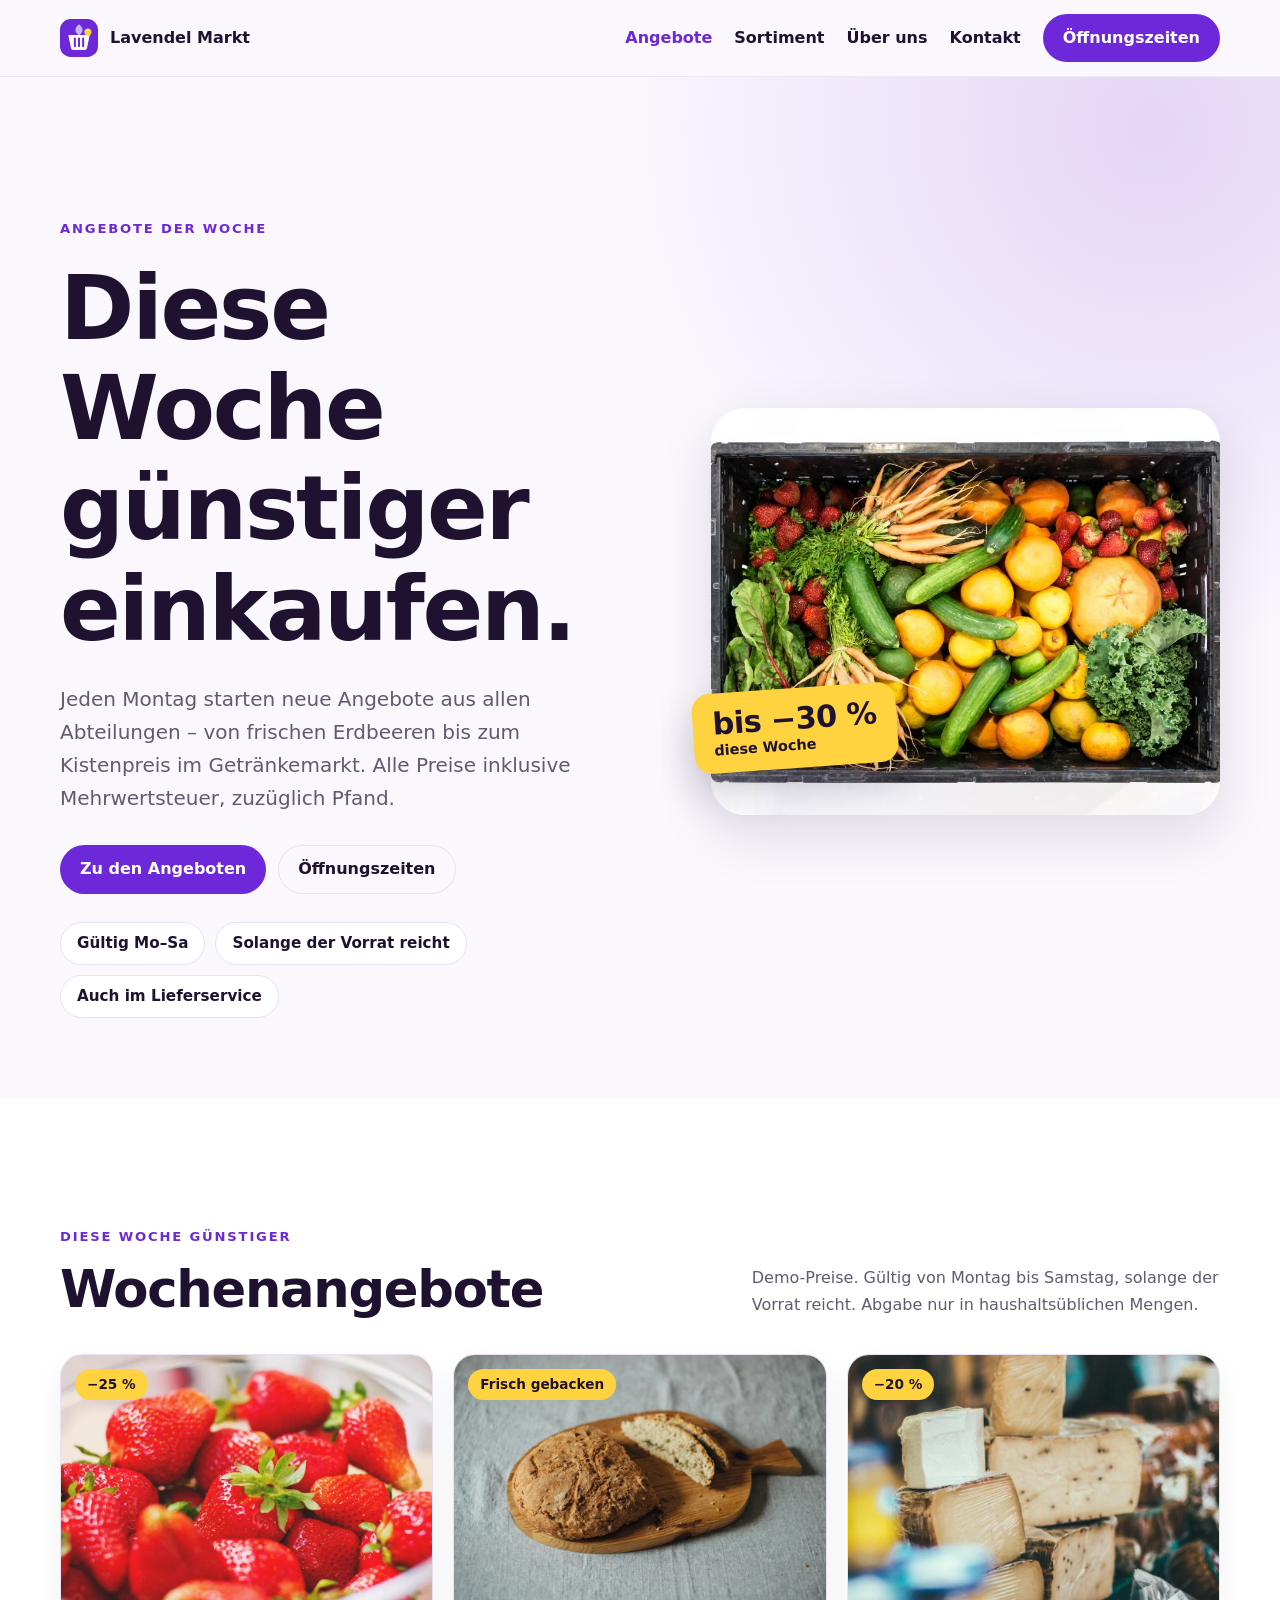
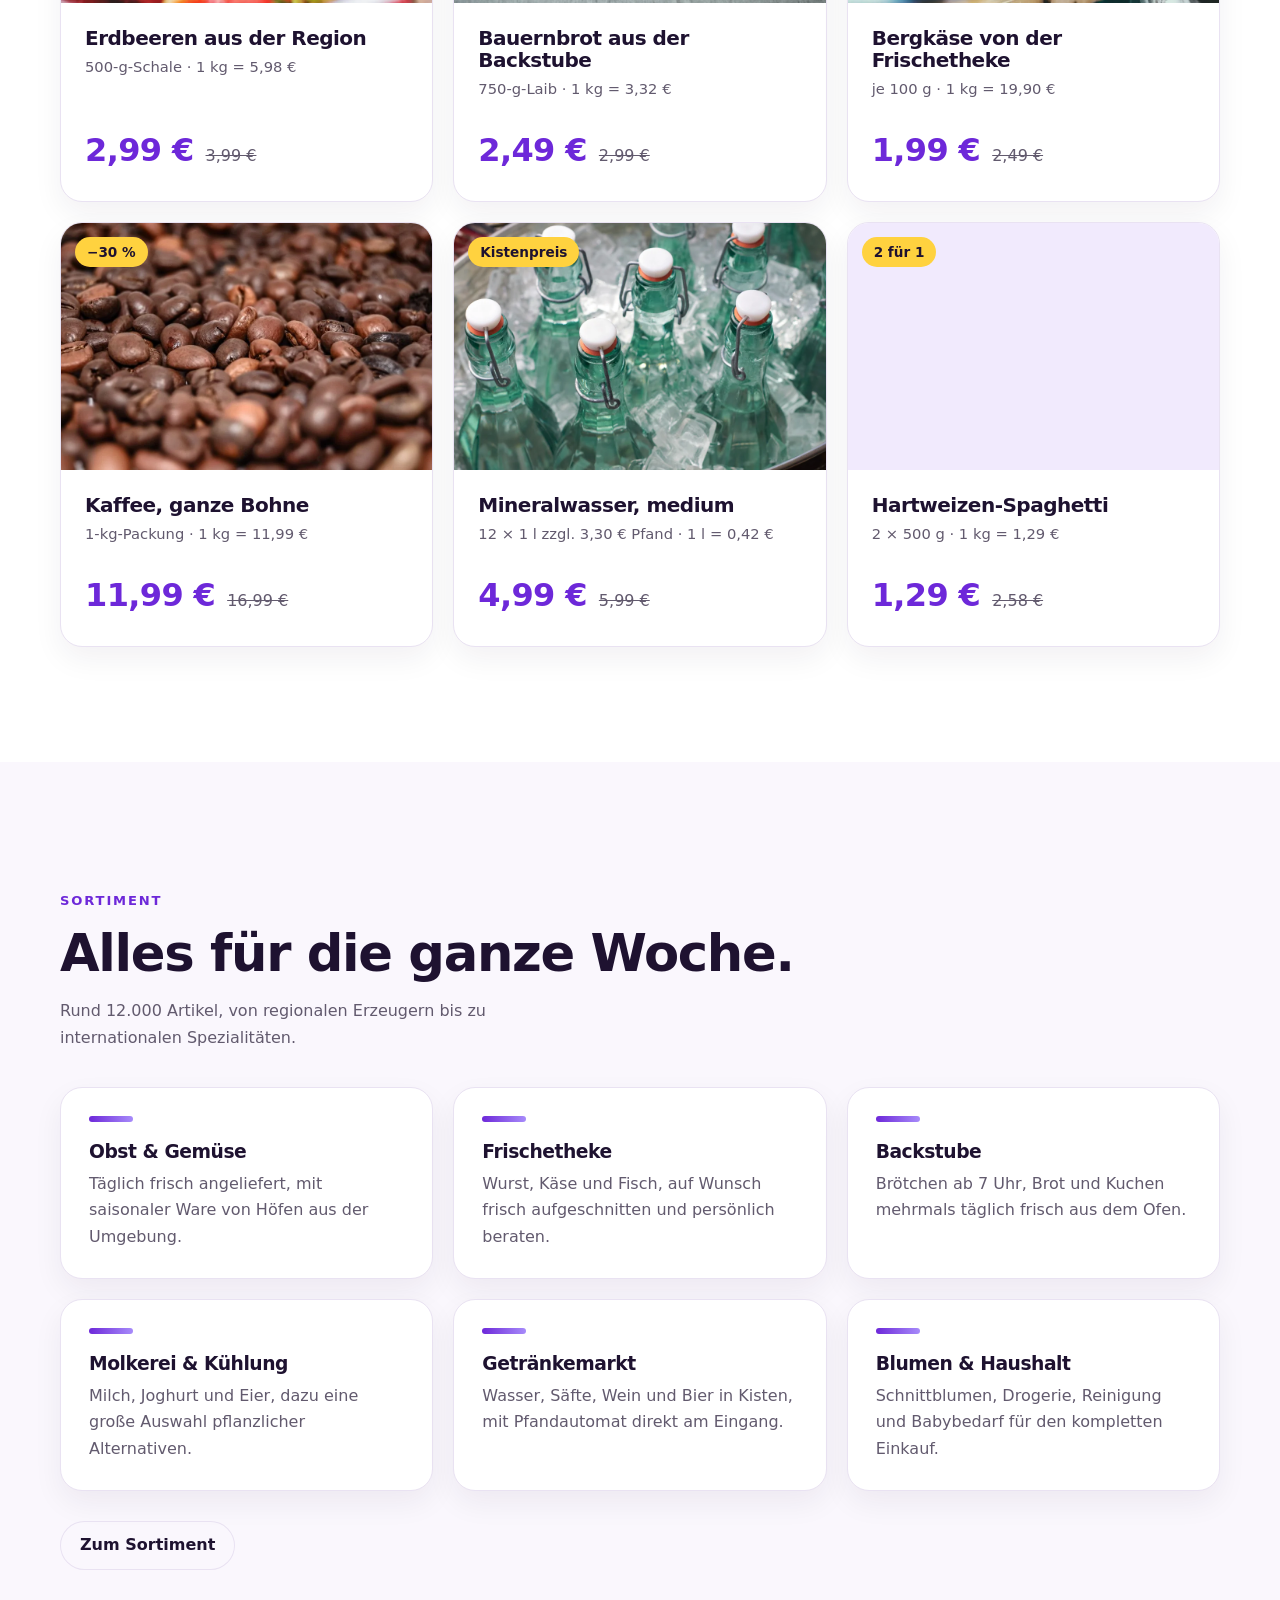
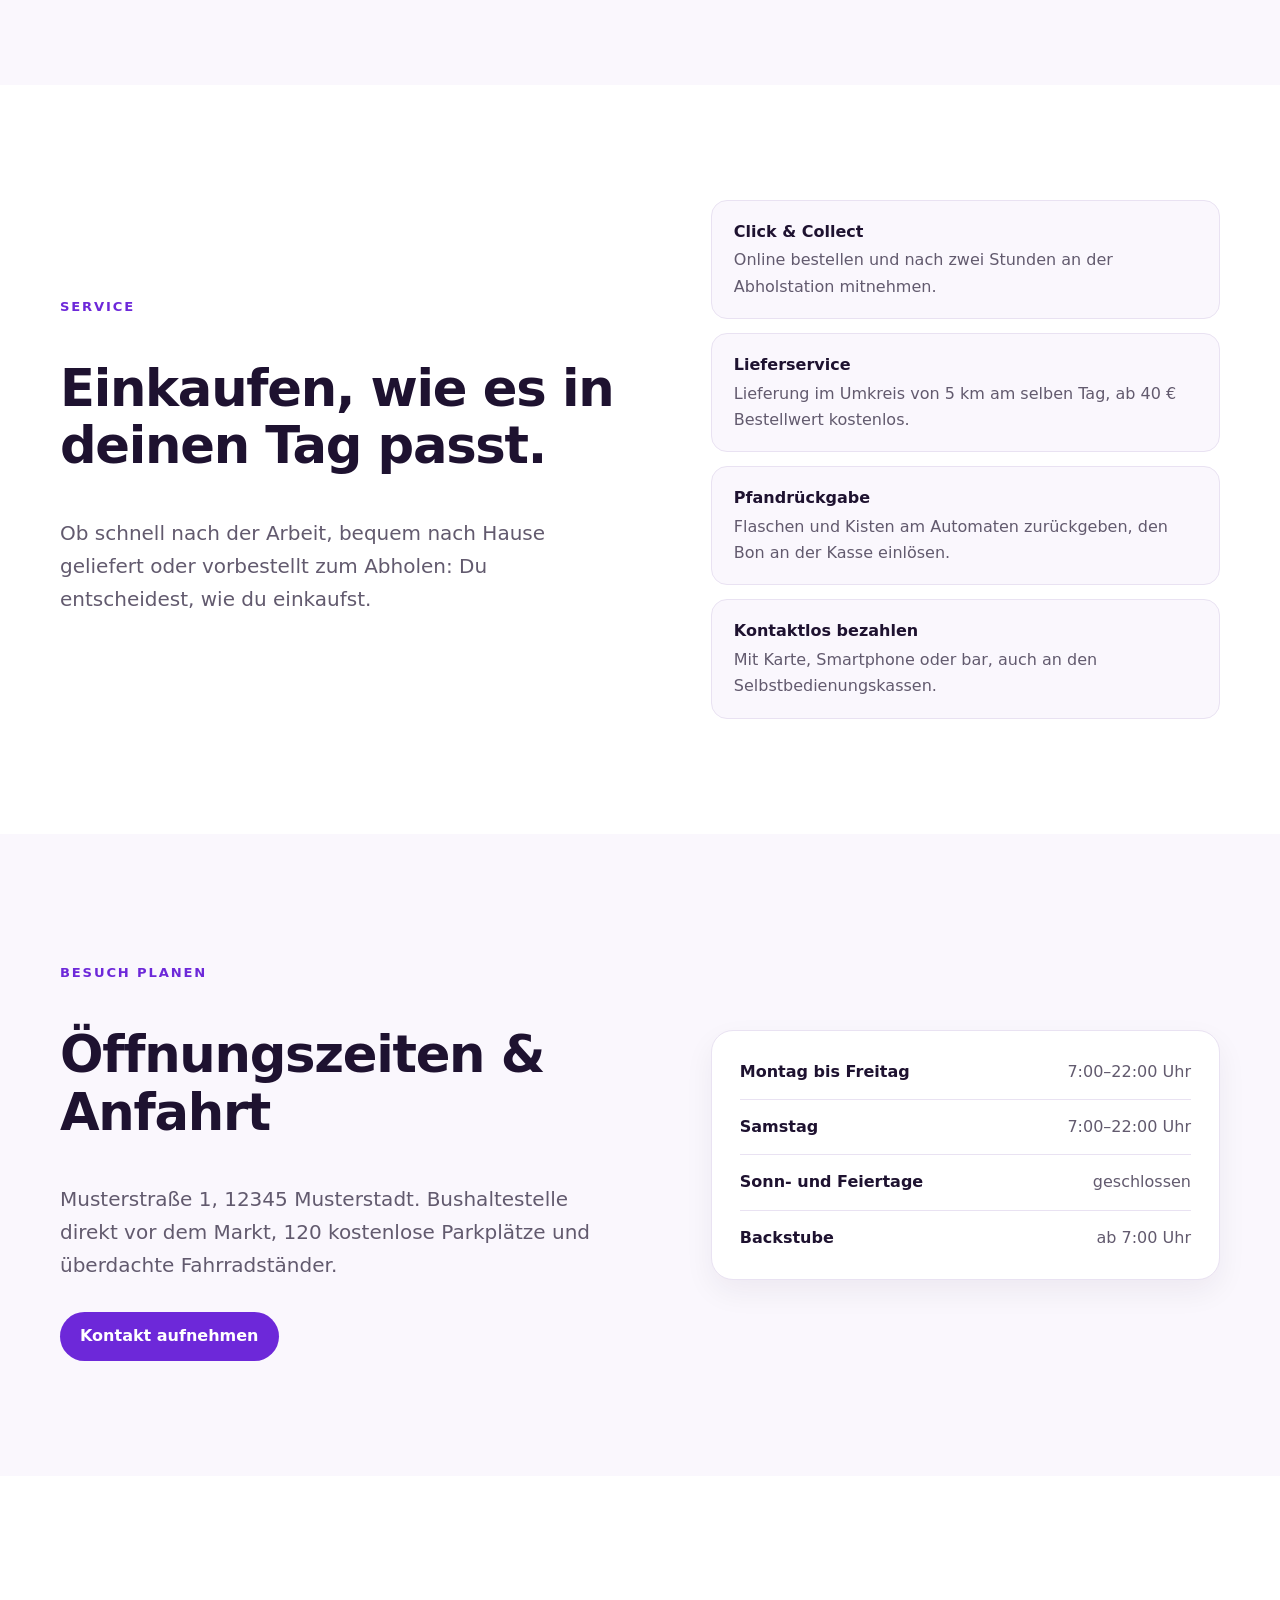
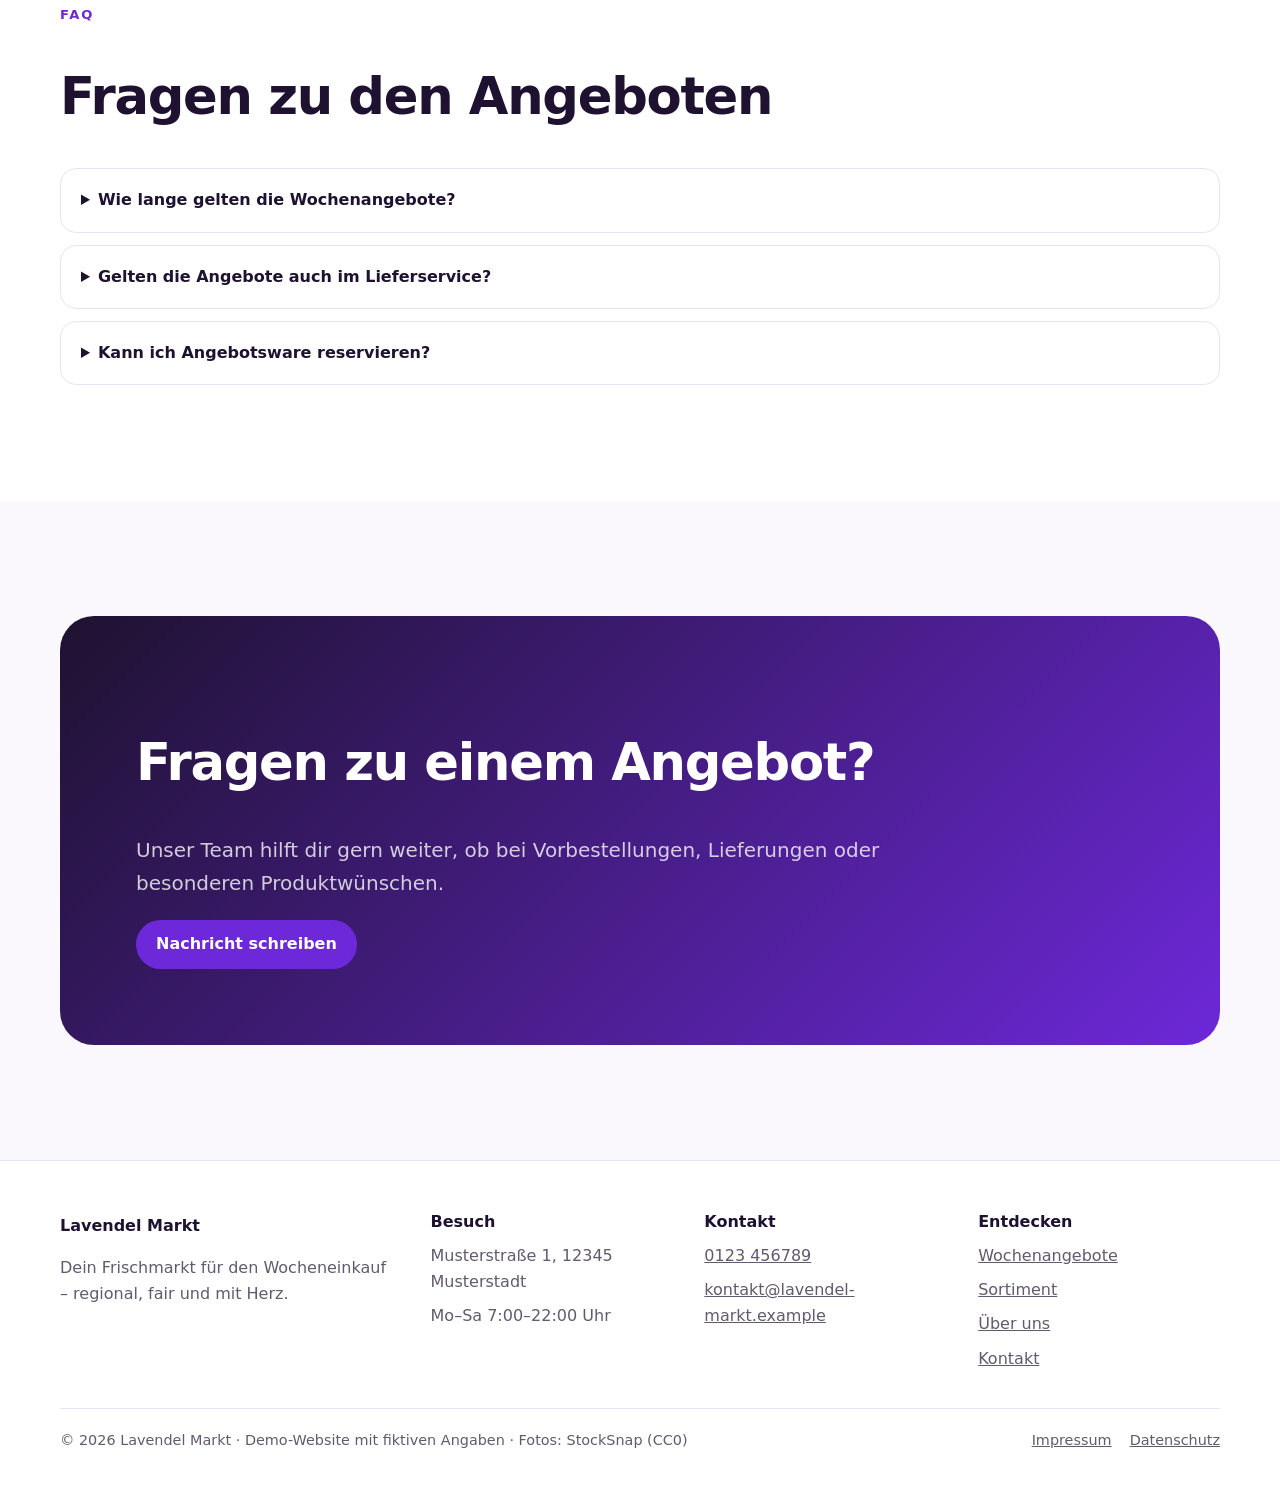
<file: supermarkt.html>
<!doctype html>
<html lang="de-DE">
<head>
  <meta charset="utf-8">
  <meta name="viewport" content="width=device-width,initial-scale=1">
  <title>Wochenangebote · Lavendel Markt</title>
  <meta name="description" content="Die aktuellen Wochenangebote von Lavendel Markt: Erdbeeren, Bauernbrot, Bergkäse, Kaffee, Mineralwasser und Pasta zu Demo-Preisen, gültig Montag bis Samstag.">
  <meta name="leadwerk:focus-keyphrase" content="Wochenangebote Supermarkt">
  <meta property="og:image" content="assets/og-default.webp">
  <link rel="icon" href="assets/favicon.svg">
  <link rel="stylesheet" href="css/styles.css">
  <script type="module" src="js/main.js"></script>
</head>
<body>
  <a class="skip-link" href="#content">Zum Inhalt</a>
  <header class="site-header">
    <nav class="wrap nav" aria-label="Hauptnavigation">
      <a class="brand" href="index.html"><img data-lw-global="brand.logo" data-lw-type="image" src="assets/logo.svg" alt="Lavendel Markt Logo" width="38" height="38"><span data-lw-global="brand.name" data-lw-type="text">Lavendel Markt</span></a>
      <div class="nav-links" id="site-menu"><a href="supermarkt.html" aria-current="page">Angebote</a><a href="leistungen.html">Sortiment</a><a href="ueber-uns.html">Über uns</a><a href="kontakt.html">Kontakt</a><a class="button" href="kontakt.html#oeffnungszeiten">Öffnungszeiten</a></div>
      <div class="site-language-switcher" data-lw-language-switcher-slot hidden></div>
      <button class="nav-toggle" type="button" aria-expanded="false" aria-controls="site-menu" hidden><span class="nav-toggle-bars" aria-hidden="true"></span><span class="sr-only">Menü öffnen</span></button>
    </nav>
  </header>
  <main id="content">
    <section class="hero" data-lw-section="market_hero">
      <div class="wrap hero-grid">
        <div>
          <p class="eyebrow" data-lw-field="market_hero.eyebrow" data-lw-type="text">Angebote der Woche</p>
          <h1 data-lw-field="market_hero.title" data-lw-type="richtext">Diese Woche günstiger einkaufen.</h1>
          <p class="lead" data-lw-field="market_hero.intro" data-lw-type="textarea">Jeden Montag starten neue Angebote aus allen Abteilungen – von frischen Erdbeeren bis zum Kistenpreis im Getränkemarkt. Alle Preise inklusive Mehrwertsteuer, zuzüglich Pfand.</p>
          <div class="actions"><a class="button" href="#angebote" data-lw-field="market_hero.primary_cta" data-lw-type="url">Zu den Angeboten</a><a class="button button--ghost" href="#besuch" data-lw-field="market_hero.secondary_cta" data-lw-type="url">Öffnungszeiten</a></div>
          <ul class="market-facts" data-lw-repeater="market_hero.facts">
            <li data-lw-item-key="hours"><span data-lw-field="market_hero.fact" data-lw-type="text">Gültig Mo–Sa</span></li>
            <li data-lw-item-key="parking"><span data-lw-field="market_hero.fact" data-lw-type="text">Solange der Vorrat reicht</span></li>
            <li data-lw-item-key="delivery"><span data-lw-field="market_hero.fact" data-lw-type="text">Auch im Lieferservice</span></li>
          </ul>
        </div>
        <div class="hero-photo">
          <img data-lw-field="market_hero.image" data-lw-type="image" src="assets/photos/photo-vegetable-crate.webp" alt="Kiste mit Karotten, Gurken, Tomaten, Zitrusfrüchten und Grünkohl von oben" width="960" height="691" fetchpriority="high">
          <p class="price-tag"><strong data-lw-field="market_hero.tag_value" data-lw-type="text">bis −30 %</strong><span data-lw-field="market_hero.tag_label" data-lw-type="text">diese Woche</span></p>
        </div>
      </div>
    </section>

    <section class="section section--surface" id="angebote" data-lw-section="offers">
      <div class="wrap">
        <div class="section-head">
          <div><p class="eyebrow" data-lw-field="offers.eyebrow" data-lw-type="text">Diese Woche günstiger</p><h2 data-lw-field="offers.title" data-lw-type="richtext">Wochenangebote</h2></div>
          <p data-lw-field="offers.note" data-lw-type="textarea">Demo-Preise. Gültig von Montag bis Samstag, solange der Vorrat reicht. Abgabe nur in haushaltsüblichen Mengen.</p>
        </div>
        <div class="grid" data-lw-repeater="offers.items">
          <article class="card offer offer--photo reveal" data-lw-item-key="strawberries">
            <div class="offer-media"><img data-lw-field="offers.image" data-lw-type="image" src="assets/photos/photo-strawberries.webp" alt="Frische rote Erdbeeren in einer Glasschale" width="960" height="640" loading="lazy" decoding="async"><span class="offer-badge" data-lw-field="offers.badge" data-lw-type="text">−25 %</span></div>
            <div class="offer-body">
              <h3 data-lw-field="offers.name" data-lw-type="text">Erdbeeren aus der Region</h3>
              <p class="offer-unit" data-lw-field="offers.unit" data-lw-type="text">500-g-Schale · 1 kg = 5,98 €</p>
              <p class="offer-price"><span class="offer-now" data-lw-field="offers.price" data-lw-type="text">2,99 €</span><span class="offer-old"><span class="sr-only">statt </span><span data-lw-field="offers.old_price" data-lw-type="text">3,99 €</span></span></p>
            </div>
          </article>
          <article class="card offer offer--photo reveal" data-lw-item-key="bread">
            <div class="offer-media"><img data-lw-field="offers.image" data-lw-type="image" src="assets/photos/photo-bread-loaf.webp" alt="Rundes Bauernbrot auf einem Holzbrett, zwei Scheiben angeschnitten" width="960" height="640" loading="lazy" decoding="async"><span class="offer-badge" data-lw-field="offers.badge" data-lw-type="text">Frisch gebacken</span></div>
            <div class="offer-body">
              <h3 data-lw-field="offers.name" data-lw-type="text">Bauernbrot aus der Backstube</h3>
              <p class="offer-unit" data-lw-field="offers.unit" data-lw-type="text">750-g-Laib · 1 kg = 3,32 €</p>
              <p class="offer-price"><span class="offer-now" data-lw-field="offers.price" data-lw-type="text">2,49 €</span><span class="offer-old"><span class="sr-only">statt </span><span data-lw-field="offers.old_price" data-lw-type="text">2,99 €</span></span></p>
            </div>
          </article>
          <article class="card offer offer--photo reveal" data-lw-item-key="cheese">
            <div class="offer-media"><img data-lw-field="offers.image" data-lw-type="image" src="assets/photos/photo-cheese-counter.webp" alt="Verschiedene Käselaibe an der Frischetheke" width="960" height="640" loading="lazy" decoding="async"><span class="offer-badge" data-lw-field="offers.badge" data-lw-type="text">−20 %</span></div>
            <div class="offer-body">
              <h3 data-lw-field="offers.name" data-lw-type="text">Bergkäse von der Frischetheke</h3>
              <p class="offer-unit" data-lw-field="offers.unit" data-lw-type="text">je 100 g · 1 kg = 19,90 €</p>
              <p class="offer-price"><span class="offer-now" data-lw-field="offers.price" data-lw-type="text">1,99 €</span><span class="offer-old"><span class="sr-only">statt </span><span data-lw-field="offers.old_price" data-lw-type="text">2,49 €</span></span></p>
            </div>
          </article>
          <article class="card offer offer--photo reveal" data-lw-item-key="coffee">
            <div class="offer-media"><img data-lw-field="offers.image" data-lw-type="image" src="assets/photos/photo-coffee-beans.webp" alt="Nahaufnahme frisch gerösteter Kaffeebohnen" width="960" height="636" loading="lazy" decoding="async"><span class="offer-badge" data-lw-field="offers.badge" data-lw-type="text">−30 %</span></div>
            <div class="offer-body">
              <h3 data-lw-field="offers.name" data-lw-type="text">Kaffee, ganze Bohne</h3>
              <p class="offer-unit" data-lw-field="offers.unit" data-lw-type="text">1-kg-Packung · 1 kg = 11,99 €</p>
              <p class="offer-price"><span class="offer-now" data-lw-field="offers.price" data-lw-type="text">11,99 €</span><span class="offer-old"><span class="sr-only">statt </span><span data-lw-field="offers.old_price" data-lw-type="text">16,99 €</span></span></p>
            </div>
          </article>
          <article class="card offer offer--photo reveal" data-lw-item-key="water">
            <div class="offer-media"><img data-lw-field="offers.image" data-lw-type="image" src="assets/photos/photo-water-bottles.webp" alt="Glasflaschen mit Bügelverschluss in einer Wanne mit Eiswürfeln" width="960" height="636" loading="lazy" decoding="async"><span class="offer-badge" data-lw-field="offers.badge" data-lw-type="text">Kistenpreis</span></div>
            <div class="offer-body">
              <h3 data-lw-field="offers.name" data-lw-type="text">Mineralwasser, medium</h3>
              <p class="offer-unit" data-lw-field="offers.unit" data-lw-type="text">12 × 1 l zzgl. 3,30 € Pfand · 1 l = 0,42 €</p>
              <p class="offer-price"><span class="offer-now" data-lw-field="offers.price" data-lw-type="text">4,99 €</span><span class="offer-old"><span class="sr-only">statt </span><span data-lw-field="offers.old_price" data-lw-type="text">5,99 €</span></span></p>
            </div>
          </article>
          <article class="card offer offer--photo reveal" data-lw-item-key="pasta">
            <div class="offer-media"><img data-lw-field="offers.image" data-lw-type="image" src="assets/photos/photo-spaghetti.webp" alt="Spaghetti werden in einen Topf mit kochendem Wasser gegeben" width="960" height="640" loading="lazy" decoding="async"><span class="offer-badge" data-lw-field="offers.badge" data-lw-type="text">2 für 1</span></div>
            <div class="offer-body">
              <h3 data-lw-field="offers.name" data-lw-type="text">Hartweizen-Spaghetti</h3>
              <p class="offer-unit" data-lw-field="offers.unit" data-lw-type="text">2 × 500 g · 1 kg = 1,29 €</p>
              <p class="offer-price"><span class="offer-now" data-lw-field="offers.price" data-lw-type="text">1,29 €</span><span class="offer-old"><span class="sr-only">statt </span><span data-lw-field="offers.old_price" data-lw-type="text">2,58 €</span></span></p>
            </div>
          </article>
        </div>
      </div>
    </section>

    <section class="section" data-lw-section="range">
      <div class="wrap">
        <div class="section-head">
          <div><p class="eyebrow" data-lw-field="range.eyebrow" data-lw-type="text">Sortiment</p><h2 data-lw-field="range.title" data-lw-type="richtext">Alles für die ganze Woche.</h2></div>
          <p data-lw-field="range.intro" data-lw-type="textarea">Rund 12.000 Artikel, von regionalen Erzeugern bis zu internationalen Spezialitäten.</p>
        </div>
        <div class="grid" data-lw-repeater="range.items">
          <article class="card dept reveal" data-lw-item-key="produce"><h3 data-lw-field="range.name" data-lw-type="text">Obst &amp; Gemüse</h3><p data-lw-field="range.copy" data-lw-type="textarea">Täglich frisch angeliefert, mit saisonaler Ware von Höfen aus der Umgebung.</p></article>
          <article class="card dept reveal" data-lw-item-key="counter"><h3 data-lw-field="range.name" data-lw-type="text">Frischetheke</h3><p data-lw-field="range.copy" data-lw-type="textarea">Wurst, Käse und Fisch, auf Wunsch frisch aufgeschnitten und persönlich beraten.</p></article>
          <article class="card dept reveal" data-lw-item-key="bakery"><h3 data-lw-field="range.name" data-lw-type="text">Backstube</h3><p data-lw-field="range.copy" data-lw-type="textarea">Brötchen ab 7 Uhr, Brot und Kuchen mehrmals täglich frisch aus dem Ofen.</p></article>
          <article class="card dept reveal" data-lw-item-key="dairy"><h3 data-lw-field="range.name" data-lw-type="text">Molkerei &amp; Kühlung</h3><p data-lw-field="range.copy" data-lw-type="textarea">Milch, Joghurt und Eier, dazu eine große Auswahl pflanzlicher Alternativen.</p></article>
          <article class="card dept reveal" data-lw-item-key="drinks"><h3 data-lw-field="range.name" data-lw-type="text">Getränkemarkt</h3><p data-lw-field="range.copy" data-lw-type="textarea">Wasser, Säfte, Wein und Bier in Kisten, mit Pfandautomat direkt am Eingang.</p></article>
          <article class="card dept reveal" data-lw-item-key="household"><h3 data-lw-field="range.name" data-lw-type="text">Blumen &amp; Haushalt</h3><p data-lw-field="range.copy" data-lw-type="textarea">Schnittblumen, Drogerie, Reinigung und Babybedarf für den kompletten Einkauf.</p></article>
        </div>
        <div class="actions"><a class="button button--ghost" href="leistungen.html">Zum Sortiment</a></div>
      </div>
    </section>

    <section class="section section--surface" data-lw-section="services">
      <div class="wrap split">
        <div>
          <p class="eyebrow" data-lw-field="services.eyebrow" data-lw-type="text">Service</p>
          <h2 data-lw-field="services.title" data-lw-type="richtext">Einkaufen, wie es in deinen Tag passt.</h2>
          <p class="lead" data-lw-field="services.intro" data-lw-type="textarea">Ob schnell nach der Arbeit, bequem nach Hause geliefert oder vorbestellt zum Abholen: Du entscheidest, wie du einkaufst.</p>
        </div>
        <ul class="service-list" data-lw-repeater="services.items">
          <li class="reveal" data-lw-item-key="collect"><strong data-lw-field="services.name" data-lw-type="text">Click &amp; Collect</strong><span data-lw-field="services.copy" data-lw-type="text">Online bestellen und nach zwei Stunden an der Abholstation mitnehmen.</span></li>
          <li class="reveal" data-lw-item-key="delivery"><strong data-lw-field="services.name" data-lw-type="text">Lieferservice</strong><span data-lw-field="services.copy" data-lw-type="text">Lieferung im Umkreis von 5 km am selben Tag, ab 40 € Bestellwert kostenlos.</span></li>
          <li class="reveal" data-lw-item-key="deposit"><strong data-lw-field="services.name" data-lw-type="text">Pfandrückgabe</strong><span data-lw-field="services.copy" data-lw-type="text">Flaschen und Kisten am Automaten zurückgeben, den Bon an der Kasse einlösen.</span></li>
          <li class="reveal" data-lw-item-key="payment"><strong data-lw-field="services.name" data-lw-type="text">Kontaktlos bezahlen</strong><span data-lw-field="services.copy" data-lw-type="text">Mit Karte, Smartphone oder bar, auch an den Selbstbedienungskassen.</span></li>
        </ul>
      </div>
    </section>

    <section class="section" id="besuch" data-lw-section="visit">
      <div class="wrap split">
        <div>
          <p class="eyebrow" data-lw-field="visit.eyebrow" data-lw-type="text">Besuch planen</p>
          <h2 data-lw-field="visit.title" data-lw-type="richtext">Öffnungszeiten &amp; Anfahrt</h2>
          <p class="lead" data-lw-field="visit.address" data-lw-type="textarea">Musterstraße 1, 12345 Musterstadt. Bushaltestelle direkt vor dem Markt, 120 kostenlose Parkplätze und überdachte Fahrradständer.</p>
          <div class="actions"><a class="button" href="kontakt.html" data-lw-field="visit.cta" data-lw-type="page_reference">Kontakt aufnehmen</a></div>
        </div>
        <div class="card">
          <dl class="hours" data-lw-repeater="visit.hours">
            <div data-lw-item-key="weekdays"><dt data-lw-field="visit.days" data-lw-type="text">Montag bis Freitag</dt><dd data-lw-field="visit.time" data-lw-type="text">7:00–22:00 Uhr</dd></div>
            <div data-lw-item-key="saturday"><dt data-lw-field="visit.days" data-lw-type="text">Samstag</dt><dd data-lw-field="visit.time" data-lw-type="text">7:00–22:00 Uhr</dd></div>
            <div data-lw-item-key="sunday"><dt data-lw-field="visit.days" data-lw-type="text">Sonn- und Feiertage</dt><dd data-lw-field="visit.time" data-lw-type="text">geschlossen</dd></div>
            <div data-lw-item-key="bakery"><dt data-lw-field="visit.days" data-lw-type="text">Backstube</dt><dd data-lw-field="visit.time" data-lw-type="text">ab 7:00 Uhr</dd></div>
          </dl>
        </div>
      </div>
    </section>

    <section class="section section--surface" data-lw-section="market_faq">
      <div class="wrap"><p class="eyebrow" data-lw-field="market_faq.eyebrow" data-lw-type="text">FAQ</p><h2 data-lw-field="market_faq.title" data-lw-type="text">Fragen zu den Angeboten</h2>
        <div class="faq" data-lw-repeater="market_faq.items">
          <details data-lw-item-key="validity"><summary data-lw-field="market_faq.question" data-lw-type="text">Wie lange gelten die Wochenangebote?</summary><p data-lw-field="market_faq.answer" data-lw-type="richtext">Von Montag bis Samstag der laufenden Woche, solange der Vorrat reicht. Jeden Sonntag erscheint die neue Angebotsübersicht.</p></details>
          <details data-lw-item-key="delivery_area"><summary data-lw-field="market_faq.question" data-lw-type="text">Gelten die Angebote auch im Lieferservice?</summary><p data-lw-field="market_faq.answer" data-lw-type="richtext">Ja. Alle Wochenangebote gelten auch für Click &amp; Collect und den Lieferservice im Umkreis von 5 km.</p></details>
          <details data-lw-item-key="preorder"><summary data-lw-field="market_faq.question" data-lw-type="text">Kann ich Angebotsware reservieren?</summary><p data-lw-field="market_faq.answer" data-lw-type="richtext">Für größere Mengen sprich uns am besten an der Information an oder schreib uns über das Kontaktformular, gern drei Tage im Voraus.</p></details>
        </div>
      </div>
    </section>

    <section class="section"><div class="wrap cta" data-lw-section="market_cta"><h2 data-lw-field="market_cta.title" data-lw-type="richtext">Fragen zu einem Angebot?</h2><p class="lead" data-lw-field="market_cta.copy" data-lw-type="textarea">Unser Team hilft dir gern weiter, ob bei Vorbestellungen, Lieferungen oder besonderen Produktwünschen.</p><a class="button" href="kontakt.html" data-lw-field="market_cta.button" data-lw-type="page_reference">Nachricht schreiben</a></div></section>
  </main>
  <footer class="site-footer">
    <div class="wrap">
      <div class="footer-grid footer-grid--wide">
        <div class="footer-brand"><strong data-lw-global="footer.company" data-lw-type="text">Lavendel Markt</strong><p data-lw-global="footer.tagline" data-lw-type="text">Dein Frischmarkt für den Wocheneinkauf – regional, fair und mit Herz.</p></div>
        <div class="footer-col"><h2 data-lw-global="footer.visit_title" data-lw-type="text">Besuch</h2><p data-lw-global="footer.address" data-lw-type="textarea">Musterstraße 1, 12345 Musterstadt</p><p data-lw-global="footer.hours" data-lw-type="text">Mo–Sa 7:00–22:00 Uhr</p></div>
        <div class="footer-col"><h2 data-lw-global="footer.contact_title" data-lw-type="text">Kontakt</h2><p><a data-lw-global="footer.phone" data-lw-type="text" href="tel:+49123456789">0123 456789</a></p><p><a data-lw-global="footer.email" data-lw-type="email" href="mailto:kontakt@lavendel-markt.example">kontakt@lavendel-markt.example</a></p></div>
        <nav class="footer-col" aria-label="Seiten"><h2 data-lw-global="footer.nav_title" data-lw-type="text">Entdecken</h2><div class="footer-links"><a href="supermarkt.html">Wochenangebote</a><a href="leistungen.html">Sortiment</a><a href="ueber-uns.html">Über uns</a><a href="kontakt.html">Kontakt</a></div></nav>
      </div>
      <div class="footer-bottom"><p data-lw-global="footer.copyright" data-lw-type="text">© 2026 Lavendel Markt · Demo-Website mit fiktiven Angaben · Fotos: StockSnap (CC0)</p><nav class="footer-links" aria-label="Rechtliches"><a href="impressum.html">Impressum</a><a href="datenschutz.html">Datenschutz</a></nav></div>
    </div>
  </footer>
</body>
</html>
</file>
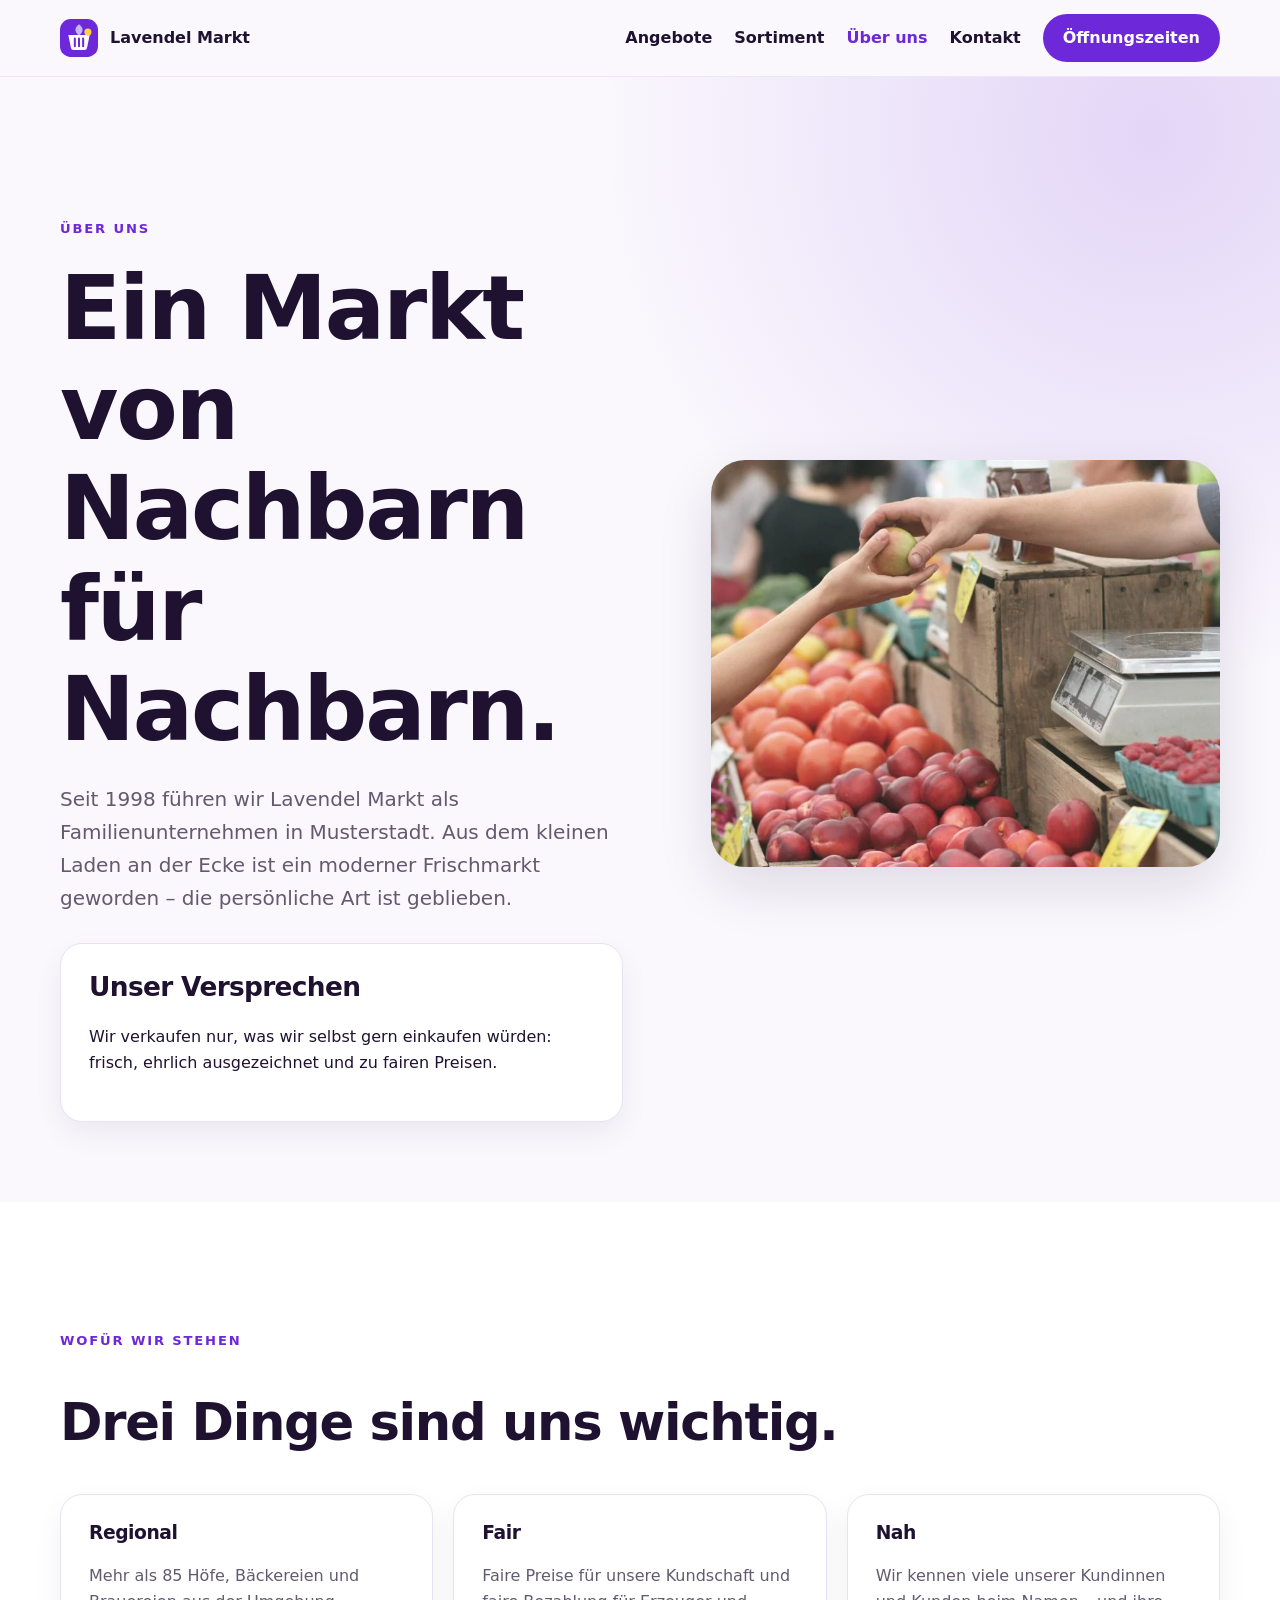
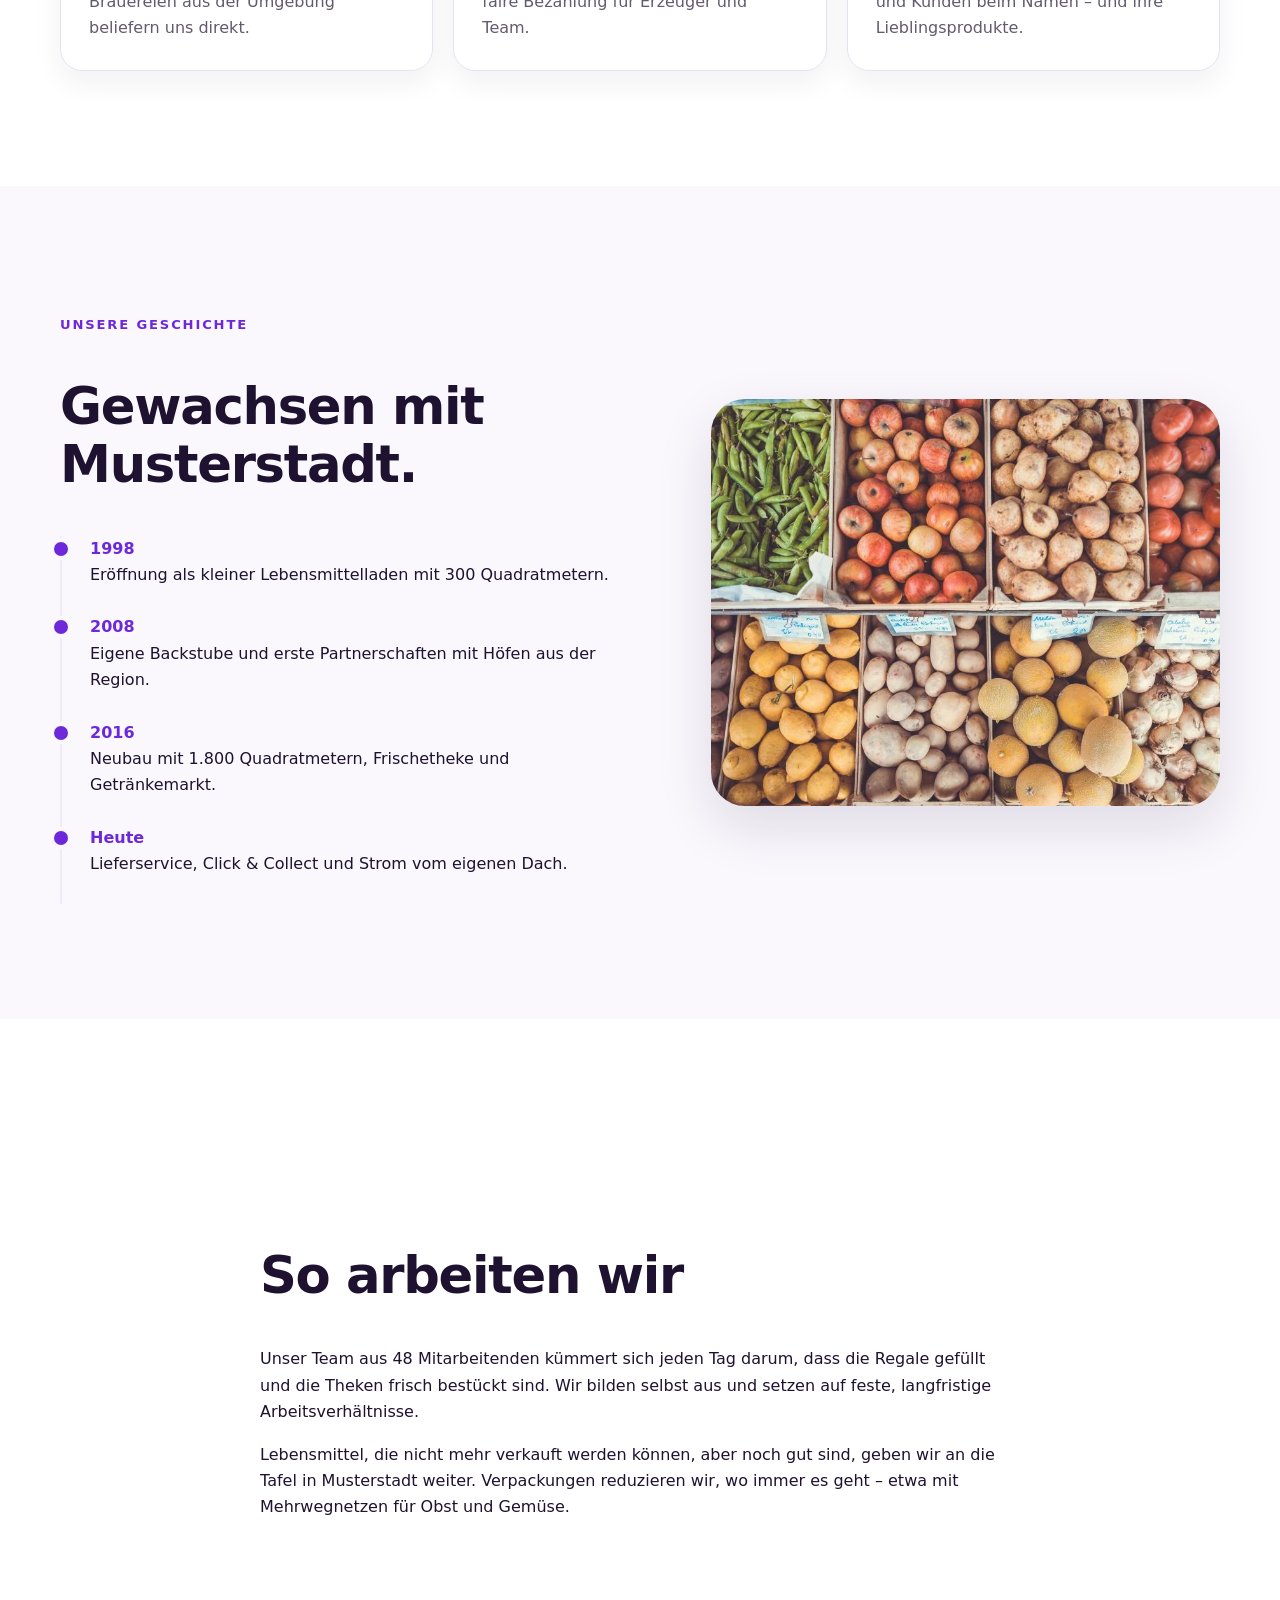
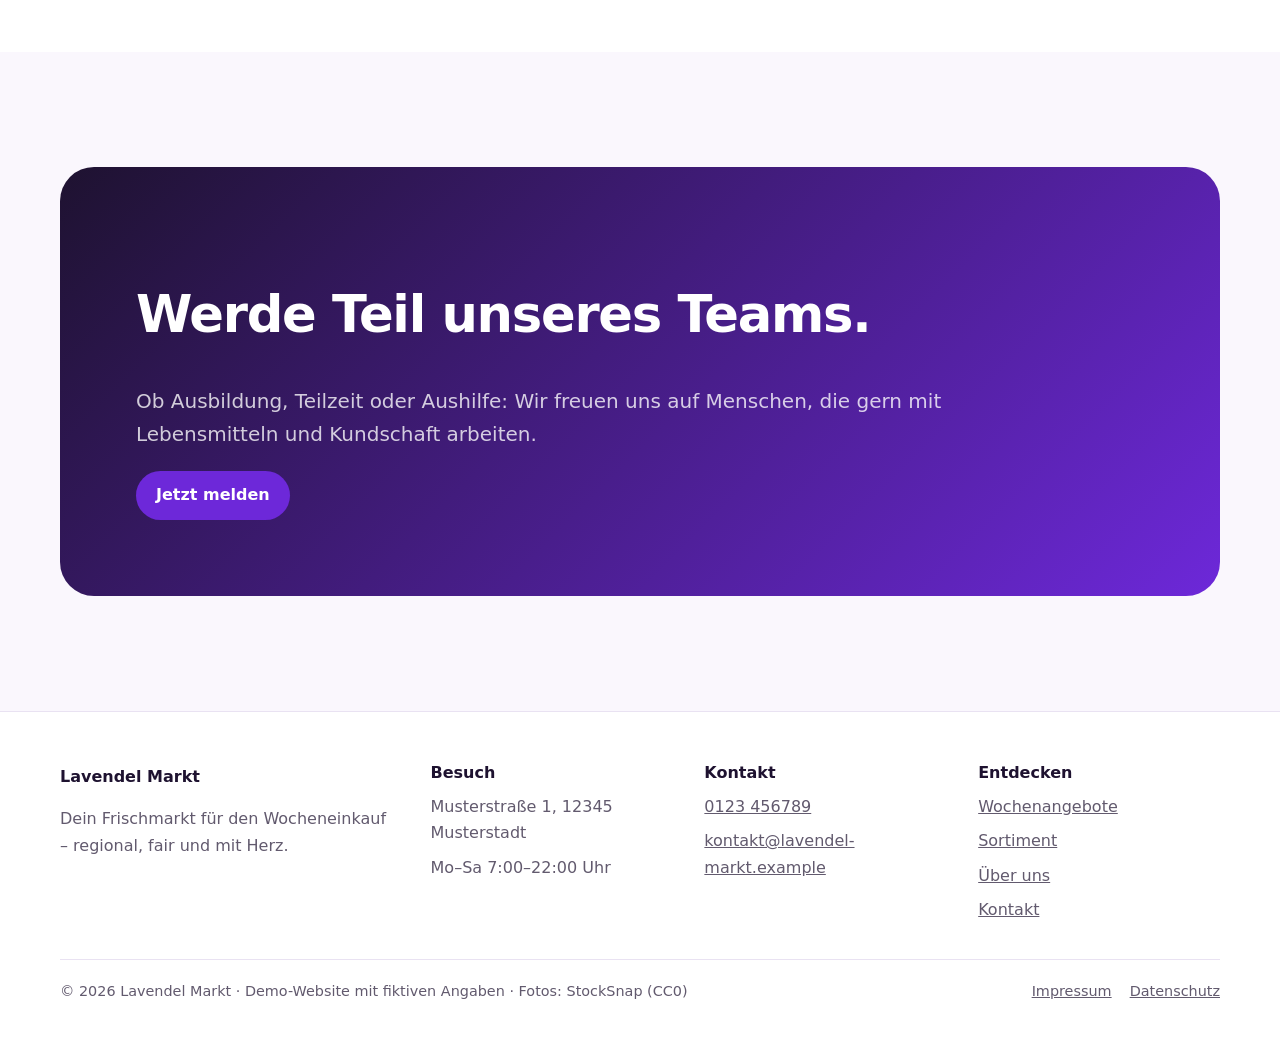
<file: ueber-uns.html>
<!doctype html>
<html lang="de-DE">
<head>
  <meta charset="utf-8">
  <meta name="viewport" content="width=device-width,initial-scale=1">
  <title>Über uns · Lavendel Markt</title>
  <meta name="description" content="Lavendel Markt ist ein familiengeführter Frischmarkt in Musterstadt: unsere Geschichte, unsere Werte und das Team hinter dem Markt.">
  <meta name="leadwerk:focus-keyphrase" content="Familiengeführter Supermarkt Musterstadt">
  <meta property="og:image" content="assets/og-default.webp">
  <link rel="icon" href="assets/favicon.svg">
  <link rel="stylesheet" href="css/styles.css">
  <script type="module" src="js/main.js"></script>
</head>
<body>
  <a class="skip-link" href="#content">Zum Inhalt</a>
  <header class="site-header">
    <nav class="wrap nav" aria-label="Hauptnavigation">
      <a class="brand" href="index.html"><img data-lw-global="brand.logo" data-lw-type="image" src="assets/logo.svg" alt="Lavendel Markt Logo" width="38" height="38"><span data-lw-global="brand.name" data-lw-type="text">Lavendel Markt</span></a>
      <div class="nav-links" id="site-menu"><a href="supermarkt.html">Angebote</a><a href="leistungen.html">Sortiment</a><a href="ueber-uns.html" aria-current="page">Über uns</a><a href="kontakt.html">Kontakt</a><a class="button" href="kontakt.html#oeffnungszeiten">Öffnungszeiten</a></div>
      <div class="site-language-switcher" data-lw-language-switcher-slot hidden></div>
      <button class="nav-toggle" type="button" aria-expanded="false" aria-controls="site-menu" hidden><span class="nav-toggle-bars" aria-hidden="true"></span><span class="sr-only">Menü öffnen</span></button>
    </nav>
  </header>
  <main id="content">
    <section class="hero" data-lw-section="story">
      <div class="wrap hero-grid">
        <div>
          <p class="eyebrow" data-lw-field="story.eyebrow" data-lw-type="text">Über uns</p>
          <h1 data-lw-field="story.title" data-lw-type="richtext">Ein Markt von Nachbarn für Nachbarn.</h1>
          <p class="lead" data-lw-field="story.intro" data-lw-type="textarea">Seit 1998 führen wir Lavendel Markt als Familienunternehmen in Musterstadt. Aus dem kleinen Laden an der Ecke ist ein moderner Frischmarkt geworden – die persönliche Art ist geblieben.</p>
          <div class="card"><h2 data-lw-field="story.promise_title" data-lw-type="text">Unser Versprechen</h2><p data-lw-field="story.promise" data-lw-type="richtext">Wir verkaufen nur, was wir selbst gern einkaufen würden: frisch, ehrlich ausgezeichnet und zu fairen Preisen.</p></div>
        </div>
        <div class="hero-photo"><img data-lw-field="story.image" data-lw-type="image" src="assets/photos/photo-market-vendor.webp" alt="Ein Mitarbeiter reicht einer Kundin einen Apfel über die Obsttheke" width="960" height="640" fetchpriority="high"></div>
      </div>
    </section>

    <section class="section section--surface" data-lw-section="pillars">
      <div class="wrap">
        <p class="eyebrow" data-lw-field="pillars.eyebrow" data-lw-type="text">Wofür wir stehen</p>
        <h2 data-lw-field="pillars.title" data-lw-type="richtext">Drei Dinge sind uns wichtig.</h2>
        <div class="story-grid" data-lw-repeater="pillars.items">
          <article class="card reveal" data-lw-item-key="regional"><h3 data-lw-field="pillars.name" data-lw-type="text">Regional</h3><p data-lw-field="pillars.copy" data-lw-type="textarea">Mehr als 85 Höfe, Bäckereien und Brauereien aus der Umgebung beliefern uns direkt.</p></article>
          <article class="card reveal" data-lw-item-key="fair"><h3 data-lw-field="pillars.name" data-lw-type="text">Fair</h3><p data-lw-field="pillars.copy" data-lw-type="textarea">Faire Preise für unsere Kundschaft und faire Bezahlung für Erzeuger und Team.</p></article>
          <article class="card reveal" data-lw-item-key="close"><h3 data-lw-field="pillars.name" data-lw-type="text">Nah</h3><p data-lw-field="pillars.copy" data-lw-type="textarea">Wir kennen viele unserer Kundinnen und Kunden beim Namen – und ihre Lieblingsprodukte.</p></article>
        </div>
      </div>
    </section>

    <section class="section" data-lw-section="history">
      <div class="wrap split">
        <div>
          <p class="eyebrow" data-lw-field="history.eyebrow" data-lw-type="text">Unsere Geschichte</p>
          <h2 data-lw-field="history.title" data-lw-type="richtext">Gewachsen mit Musterstadt.</h2>
          <ol class="timeline" data-lw-repeater="history.items">
            <li class="reveal" data-lw-item-key="founding"><strong data-lw-field="history.year" data-lw-type="text">1998</strong><span data-lw-field="history.copy" data-lw-type="text">Eröffnung als kleiner Lebensmittelladen mit 300 Quadratmetern.</span></li>
            <li class="reveal" data-lw-item-key="bakery"><strong data-lw-field="history.year" data-lw-type="text">2008</strong><span data-lw-field="history.copy" data-lw-type="text">Eigene Backstube und erste Partnerschaften mit Höfen aus der Region.</span></li>
            <li class="reveal" data-lw-item-key="rebuild"><strong data-lw-field="history.year" data-lw-type="text">2016</strong><span data-lw-field="history.copy" data-lw-type="text">Neubau mit 1.800 Quadratmetern, Frischetheke und Getränkemarkt.</span></li>
            <li class="reveal" data-lw-item-key="today"><strong data-lw-field="history.year" data-lw-type="text">Heute</strong><span data-lw-field="history.copy" data-lw-type="text">Lieferservice, Click &amp; Collect und Strom vom eigenen Dach.</span></li>
          </ol>
        </div>
        <div class="hero-photo"><img data-lw-field="history.image" data-lw-type="image" src="assets/photos/photo-produce-crates.webp" alt="Kisten mit Kartoffeln, Äpfeln, Bohnen und Tomaten in der Obst- und Gemüseabteilung" width="960" height="640" loading="lazy" decoding="async"></div>
      </div>
    </section>

    <section class="section section--surface" data-lw-section="values">
      <div class="wrap prose">
        <h2 data-lw-field="values.title" data-lw-type="text">So arbeiten wir</h2>
        <div data-lw-field="values.body" data-lw-type="richtext"><p>Unser Team aus 48 Mitarbeitenden kümmert sich jeden Tag darum, dass die Regale gefüllt und die Theken frisch bestückt sind. Wir bilden selbst aus und setzen auf feste, langfristige Arbeitsverhältnisse.</p><p>Lebensmittel, die nicht mehr verkauft werden können, aber noch gut sind, geben wir an die Tafel in Musterstadt weiter. Verpackungen reduzieren wir, wo immer es geht – etwa mit Mehrwegnetzen für Obst und Gemüse.</p></div>
      </div>
    </section>

    <section class="section"><div class="wrap cta" data-lw-section="jobs"><h2 data-lw-field="jobs.title" data-lw-type="richtext">Werde Teil unseres Teams.</h2><p class="lead" data-lw-field="jobs.copy" data-lw-type="textarea">Ob Ausbildung, Teilzeit oder Aushilfe: Wir freuen uns auf Menschen, die gern mit Lebensmitteln und Kundschaft arbeiten.</p><a class="button" href="kontakt.html" data-lw-field="jobs.cta" data-lw-type="page_reference">Jetzt melden</a></div></section>
  </main>
  <footer class="site-footer">
    <div class="wrap">
      <div class="footer-grid footer-grid--wide">
        <div class="footer-brand"><strong data-lw-global="footer.company" data-lw-type="text">Lavendel Markt</strong><p data-lw-global="footer.tagline" data-lw-type="text">Dein Frischmarkt für den Wocheneinkauf – regional, fair und mit Herz.</p></div>
        <div class="footer-col"><h2 data-lw-global="footer.visit_title" data-lw-type="text">Besuch</h2><p data-lw-global="footer.address" data-lw-type="textarea">Musterstraße 1, 12345 Musterstadt</p><p data-lw-global="footer.hours" data-lw-type="text">Mo–Sa 7:00–22:00 Uhr</p></div>
        <div class="footer-col"><h2 data-lw-global="footer.contact_title" data-lw-type="text">Kontakt</h2><p><a data-lw-global="footer.phone" data-lw-type="text" href="tel:+49123456789">0123 456789</a></p><p><a data-lw-global="footer.email" data-lw-type="email" href="mailto:kontakt@lavendel-markt.example">kontakt@lavendel-markt.example</a></p></div>
        <nav class="footer-col" aria-label="Seiten"><h2 data-lw-global="footer.nav_title" data-lw-type="text">Entdecken</h2><div class="footer-links"><a href="supermarkt.html">Wochenangebote</a><a href="leistungen.html">Sortiment</a><a href="ueber-uns.html">Über uns</a><a href="kontakt.html">Kontakt</a></div></nav>
      </div>
      <div class="footer-bottom"><p data-lw-global="footer.copyright" data-lw-type="text">© 2026 Lavendel Markt · Demo-Website mit fiktiven Angaben · Fotos: StockSnap (CC0)</p><nav class="footer-links" aria-label="Rechtliches"><a href="impressum.html">Impressum</a><a href="datenschutz.html">Datenschutz</a></nav></div>
    </div>
  </footer>
</body>
</html>
</file>
<file: css/styles.css>
:root {
  --ink: #1e1230;
  --muted: #625a6e;
  --paper: #faf7fd;
  --surface: #ffffff;
  --brand: #6d28d9;
  --brand-soft: #a78bfa;
  --brand-tint: #f1eafd;
  --accent: #ffd23f;
  --line: #e9e2f2;
  --radius: 22px;
  --shadow: 0 20px 55px rgb(30 18 48 / 12%);
  font-family: Montserrat, Inter, system-ui, sans-serif;
}

* { box-sizing: border-box; }

/* Complianz reveals its consent-management launcher after a choice is saved.
   Keep the starter free of a second fixed launcher once consent is set. */
body[data-cmplz="1"] #cmplz-manage-consent,
body[data-cmplz="1"] .cmplz-manage-consent {
  display: none !important;
}
html { scroll-behavior: smooth; }
body { margin: 0; color: var(--ink); background: var(--paper); line-height: 1.65; }
img, video { display: block; max-width: 100%; height: auto; }
a { color: var(--brand); }
[hidden] { display: none !important; }
.skip-link { position: fixed; left: 12px; top: -80px; z-index: 100; padding: 10px 14px; background: var(--ink); color: #fff; }
.skip-link:focus { top: 12px; }
.wrap { width: min(1160px, calc(100% - 40px)); margin-inline: auto; }
.site-header { position: sticky; top: 0; z-index: 30; border-bottom: 1px solid rgb(233 226 242 / 78%); background: rgb(250 247 253 / 92%); backdrop-filter: blur(16px); }
.nav { min-height: 76px; display: flex; align-items: center; justify-content: space-between; gap: 24px; }
.brand { display: inline-flex; align-items: center; gap: 12px; color: var(--ink); font-weight: 800; text-decoration: none; }
.brand img { width: 38px; height: 38px; }
.nav-links { display: flex; flex-wrap: wrap; align-items: center; gap: 22px; }
.nav-links a { color: var(--ink); text-decoration: none; font-weight: 650; }
.nav-links .button { color: #fff; }
.site-language-switcher { flex: 0 0 auto; }
.button { display: inline-flex; align-items: center; justify-content: center; min-height: 48px; padding: 11px 20px; border: 0; border-radius: 999px; background: var(--brand); color: #fff; text-decoration: none; font: inherit; font-weight: 750; cursor: pointer; }
.button--ghost { color: var(--ink); background: transparent; box-shadow: inset 0 0 0 1px var(--line); }
.hero { padding: clamp(72px, 10vw, 140px) 0 80px; overflow: hidden; background: radial-gradient(circle at 90% 5%, rgb(109 40 217 / 16%), transparent 35%), var(--paper); }
.hero-grid, .split { display: grid; grid-template-columns: minmax(0, 1.05fr) minmax(320px, .95fr); align-items: center; gap: clamp(38px, 7vw, 88px); }
.eyebrow { color: var(--brand); font-size: .82rem; font-weight: 800; letter-spacing: .14em; text-transform: uppercase; }
h1, h2, h3 { line-height: 1.12; letter-spacing: -.025em; }
h1 { margin: 18px 0 24px; font-size: clamp(2.7rem, 7vw, 5.8rem); }
h2 { font-size: clamp(2rem, 4vw, 3.5rem); }
.lead { max-width: 66ch; color: var(--muted); font-size: clamp(1.05rem, 2vw, 1.25rem); }
.actions { display: flex; flex-wrap: wrap; gap: 12px; margin-top: 30px; }
.hero-art { padding: 18px; border: 1px solid var(--line); border-radius: 34px; background: var(--surface); box-shadow: var(--shadow); }
.section { padding: clamp(72px, 9vw, 120px) 0; }
.section--surface { background: var(--surface); }
.grid { display: grid; grid-template-columns: repeat(3, minmax(0, 1fr)); gap: 20px; }
.card { padding: 28px; border: 1px solid var(--line); border-radius: var(--radius); background: var(--surface); box-shadow: 0 12px 30px rgb(30 18 48 / 6%); }
.metric { font-size: 2.3rem; font-weight: 850; color: var(--brand); }
.prose { max-width: 760px; }
.prose h2 { margin-top: 2.2em; }
.form-layout { display: grid; grid-template-columns: minmax(0, .8fr) minmax(360px, 1.2fr); gap: clamp(32px, 6vw, 80px); align-items: start; }
.form,
.leadwerk-wpforms .wpforms-field-container { display: grid; gap: 16px; }
.form label,
.leadwerk-wpforms .wpforms-field-label { color: var(--ink); font-weight: 700; }
.form input:not([type="checkbox"]):not([type="radio"]),
.form select,
.form textarea,
.leadwerk-wpforms .wpforms-field input:not([type="checkbox"]):not([type="radio"]),
.leadwerk-wpforms .wpforms-field select,
.leadwerk-wpforms .wpforms-field textarea { width: 100%; margin-top: 7px; padding: 14px 16px; border: 1px solid var(--line); border-radius: 14px; background: var(--surface); color: var(--ink); font: inherit; }
.form textarea,
.leadwerk-wpforms .wpforms-field textarea { min-height: 150px; resize: vertical; }
.form-consent { display: grid; grid-template-columns: auto 1fr; align-items: start; gap: 10px; font-weight: 500 !important; }
.form-consent input { margin-top: .35em; }
.form-consent a,
.leadwerk-wpforms .leadwerk-privacy-link { color: var(--brand); font-weight: 750; }
.form .button,
.leadwerk-wpforms .wpforms-submit { justify-self: start; }
.leadwerk-wpforms {
  --wpforms-field-border-radius: 14px;
  --wpforms-field-background-color: var(--surface);
  --wpforms-field-border-color: var(--line);
  --wpforms-field-text-color: var(--ink);
  --wpforms-label-color: var(--ink);
  --wpforms-button-background-color: var(--brand);
  --wpforms-button-border-color: var(--brand);
  --wpforms-button-text-color: #fff;
  --wpforms-button-border-radius: 999px;
  --wpforms-button-size-height: 48px;
  --wpforms-button-size-padding-h: 20px;
  --wpforms-button-size-font-size: 16px;
  --wpforms-field-size-input-height: 52px;
  --wpforms-field-size-padding-h: 16px;
}
.faq { display: grid; gap: 12px; }
.faq details { padding: 18px 20px; border: 1px solid var(--line); border-radius: 16px; background: var(--surface); }
.faq summary { cursor: pointer; font-weight: 750; }
.cta { padding: clamp(42px, 7vw, 76px); border-radius: 34px; color: #fff; background: linear-gradient(135deg, var(--ink), var(--brand)); }
.cta .lead { color: rgb(255 255 255 / 78%); }
.site-footer { padding: 52px 0; border-top: 1px solid var(--line); }
.footer-grid { display: grid; grid-template-columns: 1fr auto; gap: 24px; }
.footer-links { display: flex; flex-wrap: wrap; gap: 18px; }
.footer-links a { color: var(--muted); }
.utility-page { min-height: 100vh; display: flex; flex-direction: column; }
.utility-page .utility-main { flex: 1; display: flex; }
.utility-stage {
  position: relative;
  isolation: isolate;
  display: flex;
  flex: 1;
  width: 100%;
  min-height: clamp(590px, 72vh, 820px);
  align-items: center;
  overflow: hidden;
  padding: clamp(70px, 9vw, 124px) 0;
  background:
    linear-gradient(135deg, color-mix(in srgb, var(--paper) 92%, var(--brand)), var(--paper) 56%),
    var(--paper);
}
.utility-layout { display: grid; grid-template-columns: minmax(0, 1.05fr) minmax(300px, .7fr); align-items: center; gap: clamp(44px, 8vw, 112px); }
.utility-content { position: relative; z-index: 2; max-width: 720px; }
.utility-content h1 { max-width: 13ch; margin-top: 14px; font-size: clamp(3rem, 7vw, 6rem); }
.utility-content .lead { max-width: 58ch; }
.utility-art {
  position: relative;
  z-index: 1;
  display: grid;
  min-height: clamp(300px, 38vw, 470px);
  place-items: center;
  border: 1px solid color-mix(in srgb, var(--line) 70%, transparent);
  border-radius: clamp(34px, 6vw, 72px);
  background: color-mix(in srgb, var(--surface) 76%, transparent);
  box-shadow: var(--shadow);
  backdrop-filter: blur(18px);
}
.utility-mark {
  position: relative;
  z-index: 2;
  display: grid;
  width: clamp(176px, 22vw, 260px);
  aspect-ratio: 1;
  place-items: center;
  border-radius: 50%;
  color: #fff;
  background: linear-gradient(135deg, var(--brand), var(--brand-soft));
  box-shadow: 0 30px 80px color-mix(in srgb, var(--brand) 32%, transparent);
  font-weight: 850;
  letter-spacing: -.08em;
}
.utility-mark--404 { font-size: clamp(3.1rem, 7vw, 5.8rem); }
.utility-mark--success { font-size: clamp(4.8rem, 10vw, 8.5rem); line-height: 1; }
.utility-ring { position: absolute; border: 1px solid color-mix(in srgb, var(--brand) 34%, transparent); border-radius: 50%; }
.utility-ring--one { width: 78%; aspect-ratio: 1; }
.utility-ring--two { width: 102%; aspect-ratio: 1; border-style: dashed; }
.utility-orb { position: absolute; z-index: -1; border-radius: 50%; filter: blur(2px); opacity: .5; }
.utility-orb--one { width: min(42vw, 620px); aspect-ratio: 1; top: -30%; right: -10%; background: radial-gradient(circle, color-mix(in srgb, var(--brand) 36%, transparent), transparent 68%); }
.utility-orb--two { width: min(35vw, 480px); aspect-ratio: 1; bottom: -38%; left: -8%; background: radial-gradient(circle, color-mix(in srgb, var(--accent) 30%, transparent), transparent 68%); }
.utility-page .site-footer { background: var(--surface); }
.sr-only { position: absolute; width: 1px; height: 1px; margin: -1px; padding: 0; overflow: hidden; clip: rect(0 0 0 0); white-space: nowrap; border: 0; }
section[id] { scroll-margin-top: 92px; }
.section-head { display: flex; flex-wrap: wrap; align-items: flex-end; justify-content: space-between; gap: 16px 40px; margin-bottom: 36px; }
.section-head h2 { margin: 8px 0 0; }
.section-head > p { max-width: 46ch; margin: 0; color: var(--muted); }
.market-facts { display: flex; flex-wrap: wrap; gap: 10px; margin: 28px 0 0; padding: 0; list-style: none; }
.market-facts li { padding: 8px 16px; border: 1px solid var(--line); border-radius: 999px; background: var(--surface); font-size: .95rem; font-weight: 650; }
.offer { display: flex; flex-direction: column; gap: 6px; }
.offer-badge { align-self: flex-start; padding: 4px 12px; border-radius: 999px; background: var(--accent); color: var(--ink); font-size: .85rem; font-weight: 800; }
.offer h3 { margin: 12px 0 0; font-size: 1.25rem; }
.offer-unit { margin: 0; color: var(--muted); font-size: .92rem; }
.offer-price { display: flex; flex-wrap: wrap; align-items: baseline; gap: 4px 12px; margin: auto 0 0; padding-top: 16px; }
.offer-now { color: var(--brand); font-size: 2rem; font-weight: 850; letter-spacing: -.02em; }
.offer-old { color: var(--muted); text-decoration: line-through; }
.dept::before { content: ""; display: block; width: 44px; height: 6px; margin-bottom: 20px; border-radius: 999px; background: linear-gradient(90deg, var(--brand), var(--brand-soft)); }
.dept h3 { margin: 0 0 8px; }
.dept p { margin: 0; color: var(--muted); }
.service-list { display: grid; gap: 14px; margin: 0; padding: 0; list-style: none; }
.service-list li { padding: 18px 22px; border: 1px solid var(--line); border-radius: 16px; background: var(--paper); }
.service-list strong { display: block; margin-bottom: 2px; }
.service-list span { color: var(--muted); }
.hours { display: grid; margin: 0; }
.hours div { display: flex; flex-wrap: wrap; justify-content: space-between; gap: 4px 24px; padding: 14px 0; border-bottom: 1px solid var(--line); }
.hours div:first-child { padding-top: 0; }
.hours div:last-child { padding-bottom: 0; border-bottom: 0; }
.hours dt { font-weight: 750; }
.hours dd { margin: 0; color: var(--muted); }

/* Supermarket site */
.nav { position: relative; }
.nav-links a[aria-current="page"]:not(.button) { color: var(--brand); }
.nav-toggle { display: none; width: 46px; height: 46px; place-items: center; padding: 0; border: 1px solid var(--line); border-radius: 14px; background: var(--surface); color: var(--ink); cursor: pointer; }
.nav-toggle-bars, .nav-toggle-bars::before, .nav-toggle-bars::after { display: block; width: 20px; height: 2px; border-radius: 2px; background: currentColor; transition: transform .2s ease, opacity .2s ease; }
.nav-toggle-bars { position: relative; }
.nav-toggle-bars::before, .nav-toggle-bars::after { content: ""; position: absolute; left: 0; }
.nav-toggle-bars::before { top: -6px; }
.nav-toggle-bars::after { top: 6px; }
.is-open .nav-toggle-bars { background: transparent; }
.is-open .nav-toggle-bars::before { transform: translateY(6px) rotate(45deg); background: var(--ink); }
.is-open .nav-toggle-bars::after { transform: translateY(-6px) rotate(-45deg); background: var(--ink); }
a:focus-visible, button:focus-visible, summary:focus-visible { outline: 3px solid var(--brand-soft); outline-offset: 3px; }

.hero-photo { position: relative; }
.hero-photo img { width: 100%; aspect-ratio: 5 / 4; object-fit: cover; border-radius: 34px; box-shadow: var(--shadow); }
.price-tag { position: absolute; left: -18px; bottom: 32px; display: grid; padding: 14px 20px; border-radius: 18px; background: var(--accent); color: var(--ink); box-shadow: 0 18px 40px rgb(30 18 48 / 22%); transform: rotate(-4deg); line-height: 1.15; }
.price-tag strong { font-size: 1.9rem; font-weight: 850; letter-spacing: -.02em; }
.price-tag span { font-size: .9rem; font-weight: 700; }

.offer--photo { padding: 0; overflow: hidden; }
.offer-media { position: relative; aspect-ratio: 3 / 2; background: var(--brand-tint); }
.offer-media img { width: 100%; height: 100%; object-fit: cover; }
.offer--photo .offer-badge { position: absolute; top: 14px; left: 14px; }
.offer-body { display: flex; flex: 1; flex-direction: column; gap: 6px; padding: 18px 24px 24px; }
.offer-body h3 { margin: 0; }

.tile-grid { display: grid; grid-template-columns: repeat(4, minmax(0, 1fr)); gap: 18px; }
.tile { position: relative; isolation: isolate; display: block; overflow: hidden; aspect-ratio: 4 / 5; border-radius: var(--radius); color: #fff; text-decoration: none; }
.tile img { position: absolute; inset: 0; z-index: -2; width: 100%; height: 100%; object-fit: cover; transition: transform .5s ease; }
.tile::after { content: ""; position: absolute; inset: 0; z-index: -1; background: linear-gradient(180deg, transparent 38%, rgb(30 18 48 / 85%)); }
.tile:hover img, .tile:focus-visible img { transform: scale(1.04); }
.tile-body { position: absolute; right: 20px; bottom: 18px; left: 20px; }
.tile h3 { margin: 0; font-size: 1.3rem; }
.tile p { margin: 4px 0 0; color: rgb(255 255 255 / 88%); font-size: .95rem; line-height: 1.45; }

.feature-grid { display: grid; grid-template-columns: repeat(4, minmax(0, 1fr)); gap: 18px; margin: 0; padding: 0; list-style: none; }
.feature { padding: 24px; border-radius: 20px; background: var(--brand-tint); }
.feature::before { content: ""; display: block; width: 36px; height: 36px; margin-bottom: 16px; border-radius: 12px; background: var(--brand); box-shadow: inset 0 0 0 9px var(--brand), inset 0 0 0 14px var(--accent); }
.feature strong { display: block; margin-bottom: 4px; font-size: 1.08rem; }
.feature span { color: var(--muted); }

.promo { display: grid; grid-template-columns: minmax(0, 1.1fr) minmax(0, .9fr); overflow: hidden; border-radius: 34px; color: #fff; background: var(--brand); }
.promo-copy { padding: clamp(36px, 6vw, 72px); }
.promo-copy .eyebrow { color: var(--accent); }
.promo-copy h2 { margin: 10px 0 14px; }
.promo-copy .lead { color: rgb(255 255 255 / 84%); }
.promo .button { background: var(--accent); color: var(--ink); }
.promo-media img { width: 100%; height: 100%; min-height: 280px; object-fit: cover; }

.dept-list { display: grid; gap: clamp(40px, 6vw, 72px); }
.dept-item { display: grid; grid-template-columns: minmax(0, 1fr) minmax(0, 1fr); align-items: center; gap: clamp(28px, 5vw, 72px); }
.dept-item:nth-child(even) .dept-media { order: 2; }
.dept-media img { width: 100%; aspect-ratio: 4 / 3; object-fit: cover; border-radius: var(--radius); box-shadow: var(--shadow); }
.dept-item h2 { margin: 8px 0 12px; font-size: clamp(1.7rem, 3vw, 2.4rem); }
.dept-item .lead { margin: 0; }
.dept-tags { margin: 18px 0 0; color: var(--brand); font-weight: 750; }

.story-grid { display: grid; grid-template-columns: repeat(3, minmax(0, 1fr)); gap: 20px; }
.story-grid .card h3 { margin-top: 0; }
.story-grid .card p { margin-bottom: 0; color: var(--muted); }
.timeline { display: grid; gap: 0; margin: 0; padding: 0; list-style: none; border-left: 2px solid var(--brand-tint); }
.timeline li { position: relative; padding: 0 0 26px 28px; }
.timeline li::before { content: ""; position: absolute; top: 6px; left: -8px; width: 14px; height: 14px; border-radius: 50%; background: var(--brand); box-shadow: 0 0 0 4px var(--paper); }
.timeline strong { display: block; color: var(--brand); }

address { font-style: normal; }
.card h2 { margin-top: 0; font-size: clamp(1.3rem, 2.2vw, 1.65rem); }
.hero .card { margin-top: 28px; }
.contact-list { display: grid; gap: 4px; margin: 0; }
.contact-list p { margin: 0 0 10px; }
.notice { padding: 14px 18px; border-radius: 14px; background: var(--brand-tint); color: var(--ink); font-size: .95rem; }

.site-footer { background: var(--surface); }
.footer-grid--wide { grid-template-columns: minmax(0, 1.4fr) repeat(3, minmax(0, 1fr)); gap: 32px; }
.footer-col h2 { margin: 0 0 12px; font-size: 1rem; letter-spacing: 0; }
.footer-col p { margin: 0 0 8px; color: var(--muted); }
.footer-col a { color: var(--muted); }
.footer-col .footer-links { display: grid; gap: 8px; }
.footer-brand p { max-width: 34ch; color: var(--muted); }
.footer-bottom { display: flex; flex-wrap: wrap; justify-content: space-between; gap: 8px 24px; margin-top: 36px; padding-top: 20px; border-top: 1px solid var(--line); color: var(--muted); font-size: .9rem; }
.footer-bottom p { margin: 0; }

@media (max-width: 1020px) {
  .tile-grid, .feature-grid { grid-template-columns: repeat(2, minmax(0, 1fr)); }
  .footer-grid--wide { grid-template-columns: repeat(2, minmax(0, 1fr)); }
}

@media (max-width: 820px) {
  .has-menu-toggle .nav { align-items: center; padding-block: 14px; }
  .has-menu-toggle .nav-toggle { display: inline-grid; }
  .has-menu-toggle .site-language-switcher { margin-left: auto; }
  .has-menu-toggle .nav-links { display: none; }
  .has-menu-toggle.is-open .nav-links { position: absolute; top: calc(100% + 1px); right: -20px; left: -20px; display: grid; justify-content: stretch; gap: 4px; padding: 12px 20px 22px; border-bottom: 1px solid var(--line); background: var(--paper); box-shadow: 0 24px 40px rgb(30 18 48 / 12%); }
  .has-menu-toggle.is-open .nav-links a:not(.button) { padding: 12px 4px; border-bottom: 1px solid var(--line); }
  .has-menu-toggle.is-open .nav-links .button { margin-top: 10px; }
  .price-tag { left: 12px; bottom: 16px; }
  .promo, .dept-item, .story-grid { grid-template-columns: 1fr; }
  .dept-item:nth-child(even) .dept-media { order: 0; }
  .promo-media { order: -1; }
}

@media (max-width: 520px) {
  .tile-grid, .feature-grid, .footer-grid--wide { grid-template-columns: 1fr; }
  .tile { aspect-ratio: 16 / 11; }
}
.reveal { opacity: 1; transform: none; }
.js .reveal { opacity: 0; transform: translateY(18px); transition: opacity .55s ease, transform .55s ease; }
.js .reveal.is-visible { opacity: 1; transform: none; }

@media (max-width: 820px) {
  .hero-grid, .split, .grid, .form-layout { grid-template-columns: 1fr; }
  .nav { align-items: flex-start; padding-block: 16px; }
  .nav-links { justify-content: flex-end; gap: 12px; }
  .footer-grid { grid-template-columns: 1fr; }
  .utility-stage { min-height: 0; padding: 68px 0 74px; }
  .utility-layout { grid-template-columns: 1fr; gap: 42px; }
  .utility-content h1 { font-size: clamp(2.75rem, 13vw, 4.7rem); }
  .utility-art { min-height: 290px; order: -1; }
  .utility-mark { width: clamp(166px, 52vw, 220px); }
}

@media (max-width: 520px) {
  .utility-page .wrap { width: min(100% - 28px, 1160px); }
  .utility-page .actions { display: grid; }
  .utility-page .button { width: 100%; }
  .utility-art { min-height: 250px; border-radius: 30px; }
}

@media (prefers-reduced-motion: reduce) {
  html { scroll-behavior: auto; }
  *, *::before, *::after { scroll-behavior: auto !important; transition: none !important; animation: none !important; }
}
</file>
